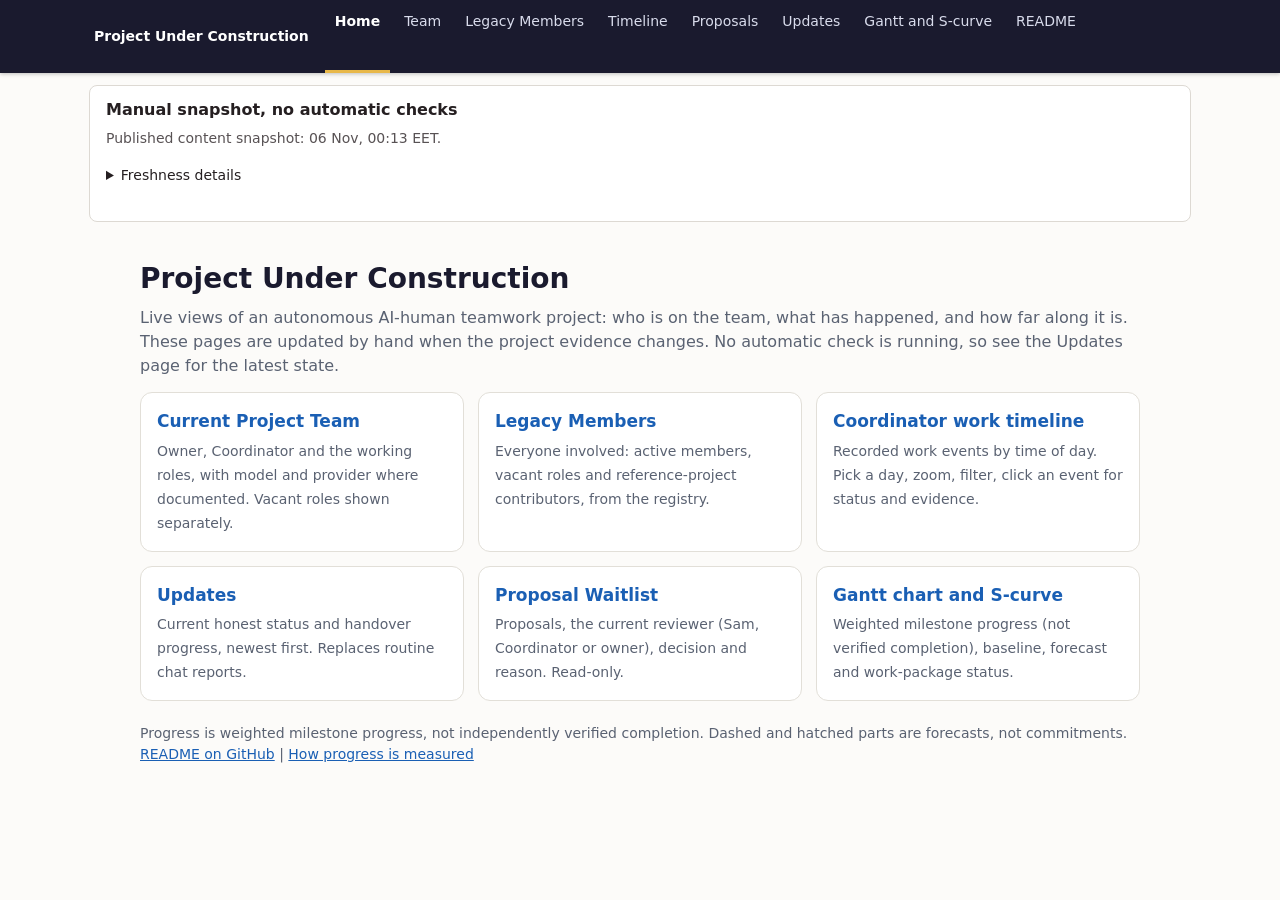
<file: docs/index.html>
<!doctype html><html lang="en"><head><meta charset="utf-8"><meta name="viewport" content="width=device-width,initial-scale=1">
<title>Project Under Construction</title>
<link rel="stylesheet" href="progress/nav.css"><script src="progress/nav.js"></script>
<style>body{margin:0;background:#fcfbf9;color:#1a1a2e;font:16px/1.5 system-ui,sans-serif}main{max-width:1000px;margin:0 auto;padding:24px 16px 48px}
h1{font-size:28px;margin:0 0 6px}p{color:#5a6272;margin:6px 0 14px}
.g{display:grid;grid-template-columns:repeat(auto-fit,minmax(260px,1fr));gap:14px}
.c{display:block;background:#fff;border:1px solid #e2dfd8;border-radius:12px;padding:16px;color:inherit;text-decoration:none}
.c:hover{border-color:#1a5fb4;box-shadow:0 2px 8px rgba(0,0,0,.08)}.c b{font-size:17px;display:block;margin-bottom:4px;color:#1a5fb4}.c span{color:#5a6272;font-size:14px}
.note{font-size:14px;margin-top:22px}a{color:#1a5fb4}</style></head><body><main>
<h1>Project Under Construction</h1>
<p>Live views of an autonomous AI-human teamwork project: who is on the team, what has happened, and how far along it is. These pages are updated by hand when the project evidence changes. No automatic check is running, so see the Updates page for the latest state.</p>
<div class="g">
<a class="c" href="progress/team/"><b>Current Project Team</b><span>Owner, Coordinator and the working roles, with model and provider where documented. Vacant roles shown separately.</span></a>
<a class="c" href="progress/legacy-members/"><b>Legacy Members</b><span>Everyone involved: active members, vacant roles and reference-project contributors, from the registry.</span></a>
<a class="c" href="progress/timeline/"><b>Coordinator work timeline</b><span>Recorded work events by time of day. Pick a day, zoom, filter, click an event for status and evidence.</span></a>
<a class="c" href="progress/updates/"><b>Updates</b><span>Current honest status and handover progress, newest first. Replaces routine chat reports.</span></a>
<a class="c" href="progress/proposals/"><b>Proposal Waitlist</b><span>Proposals, the current reviewer (Sam, Coordinator or owner), decision and reason. Read-only.</span></a>
<a class="c" href="progress/charts/"><b>Gantt chart and S-curve</b><span>Weighted milestone progress (not verified completion), baseline, forecast and work-package status.</span></a>
</div>
<p class="note">Progress is weighted milestone progress, not independently verified completion. Dashed and hatched parts are forecasts, not commitments. <a href="https://github.com/coolkowkank/Multiple-Human-Concept-Owner#readme">README on GitHub</a> | <a href="https://github.com/coolkowkank/Multiple-Human-Concept-Owner/blob/main/docs/progress/README.md">How progress is measured</a></p>
</main></body></html>
</file>
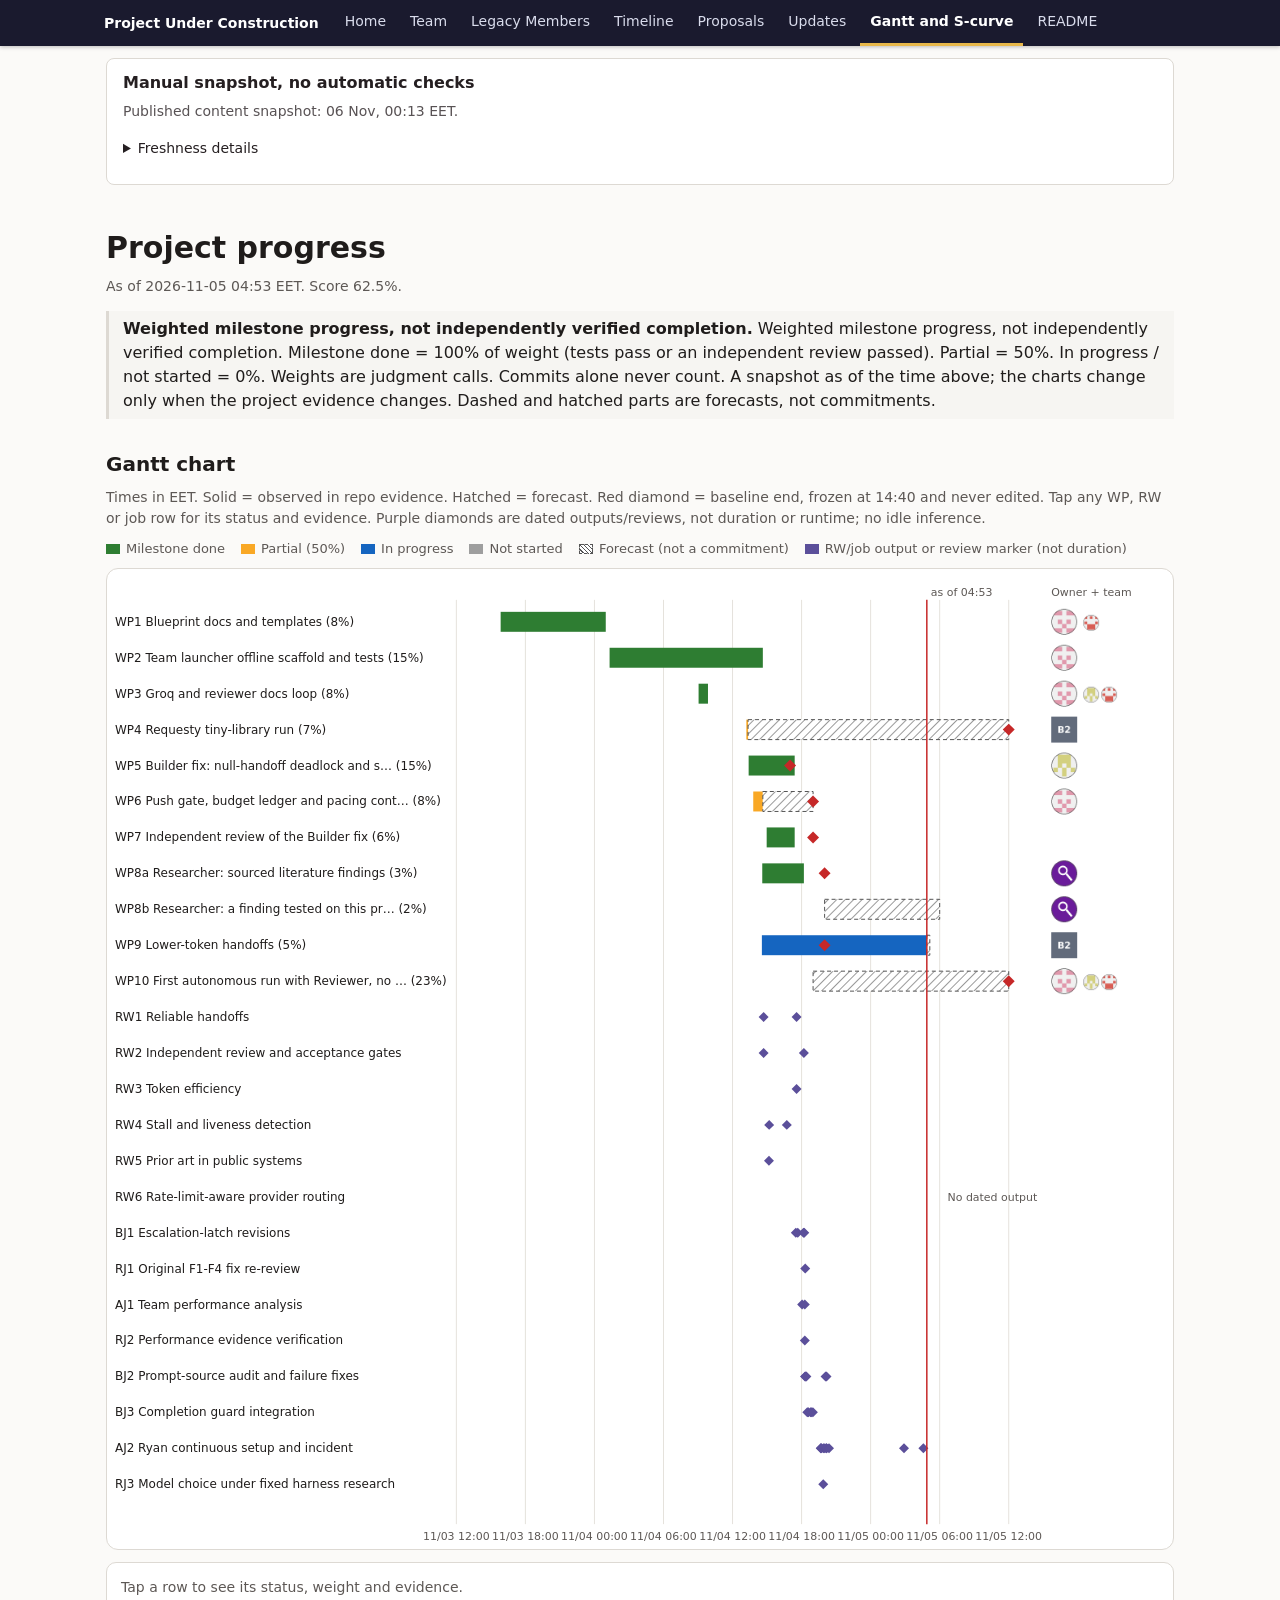
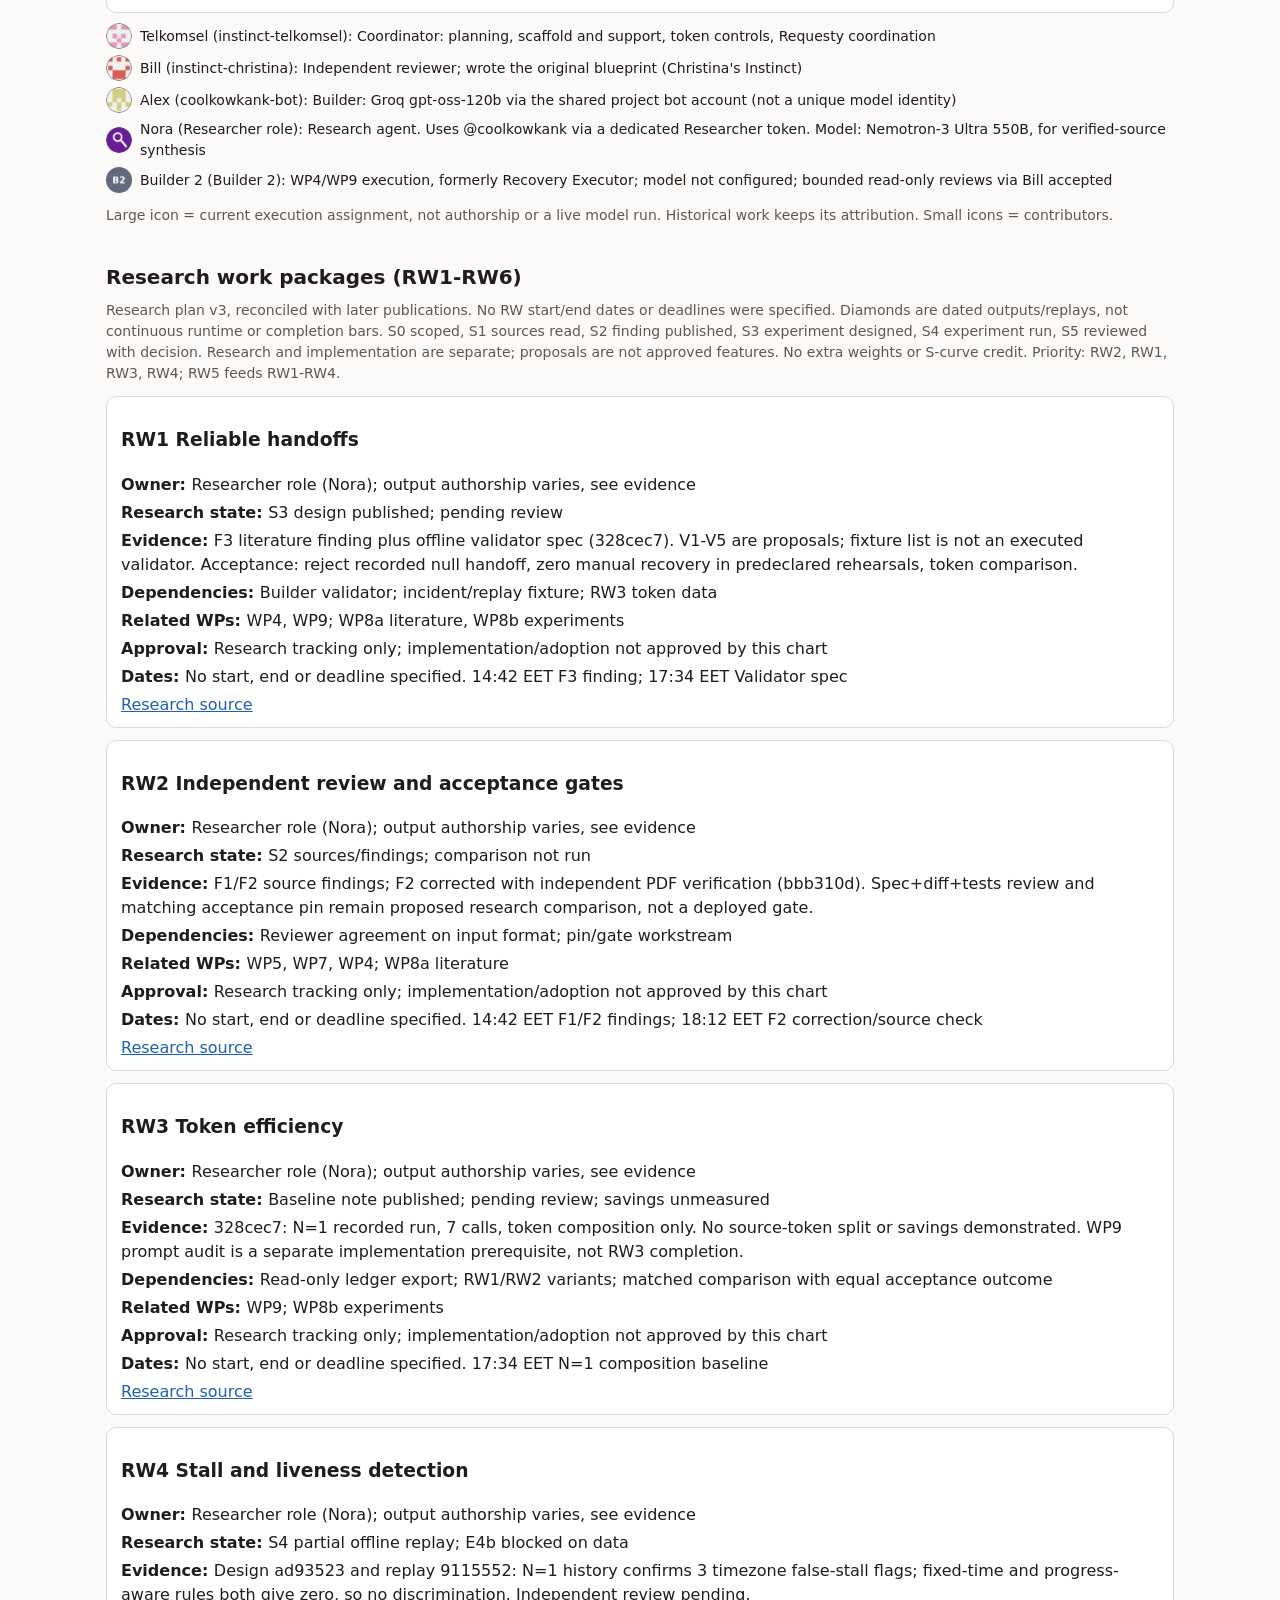
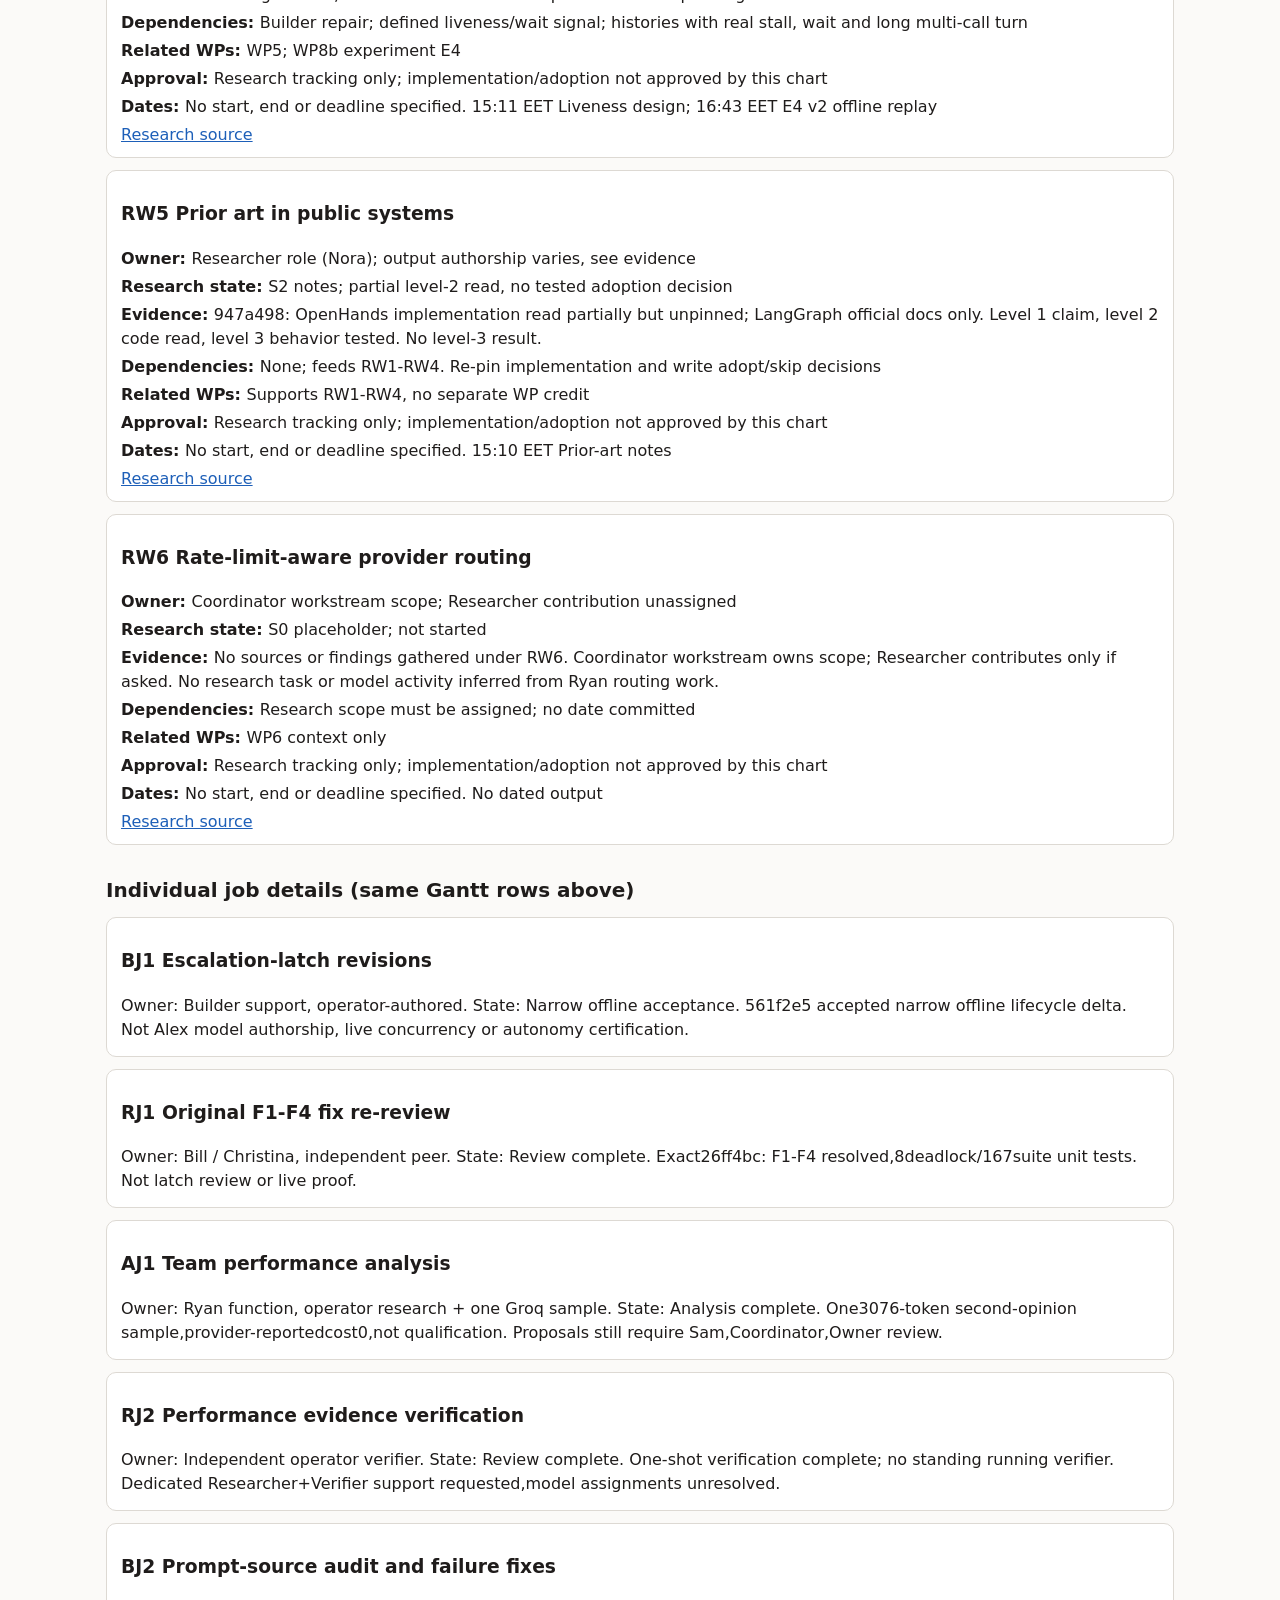
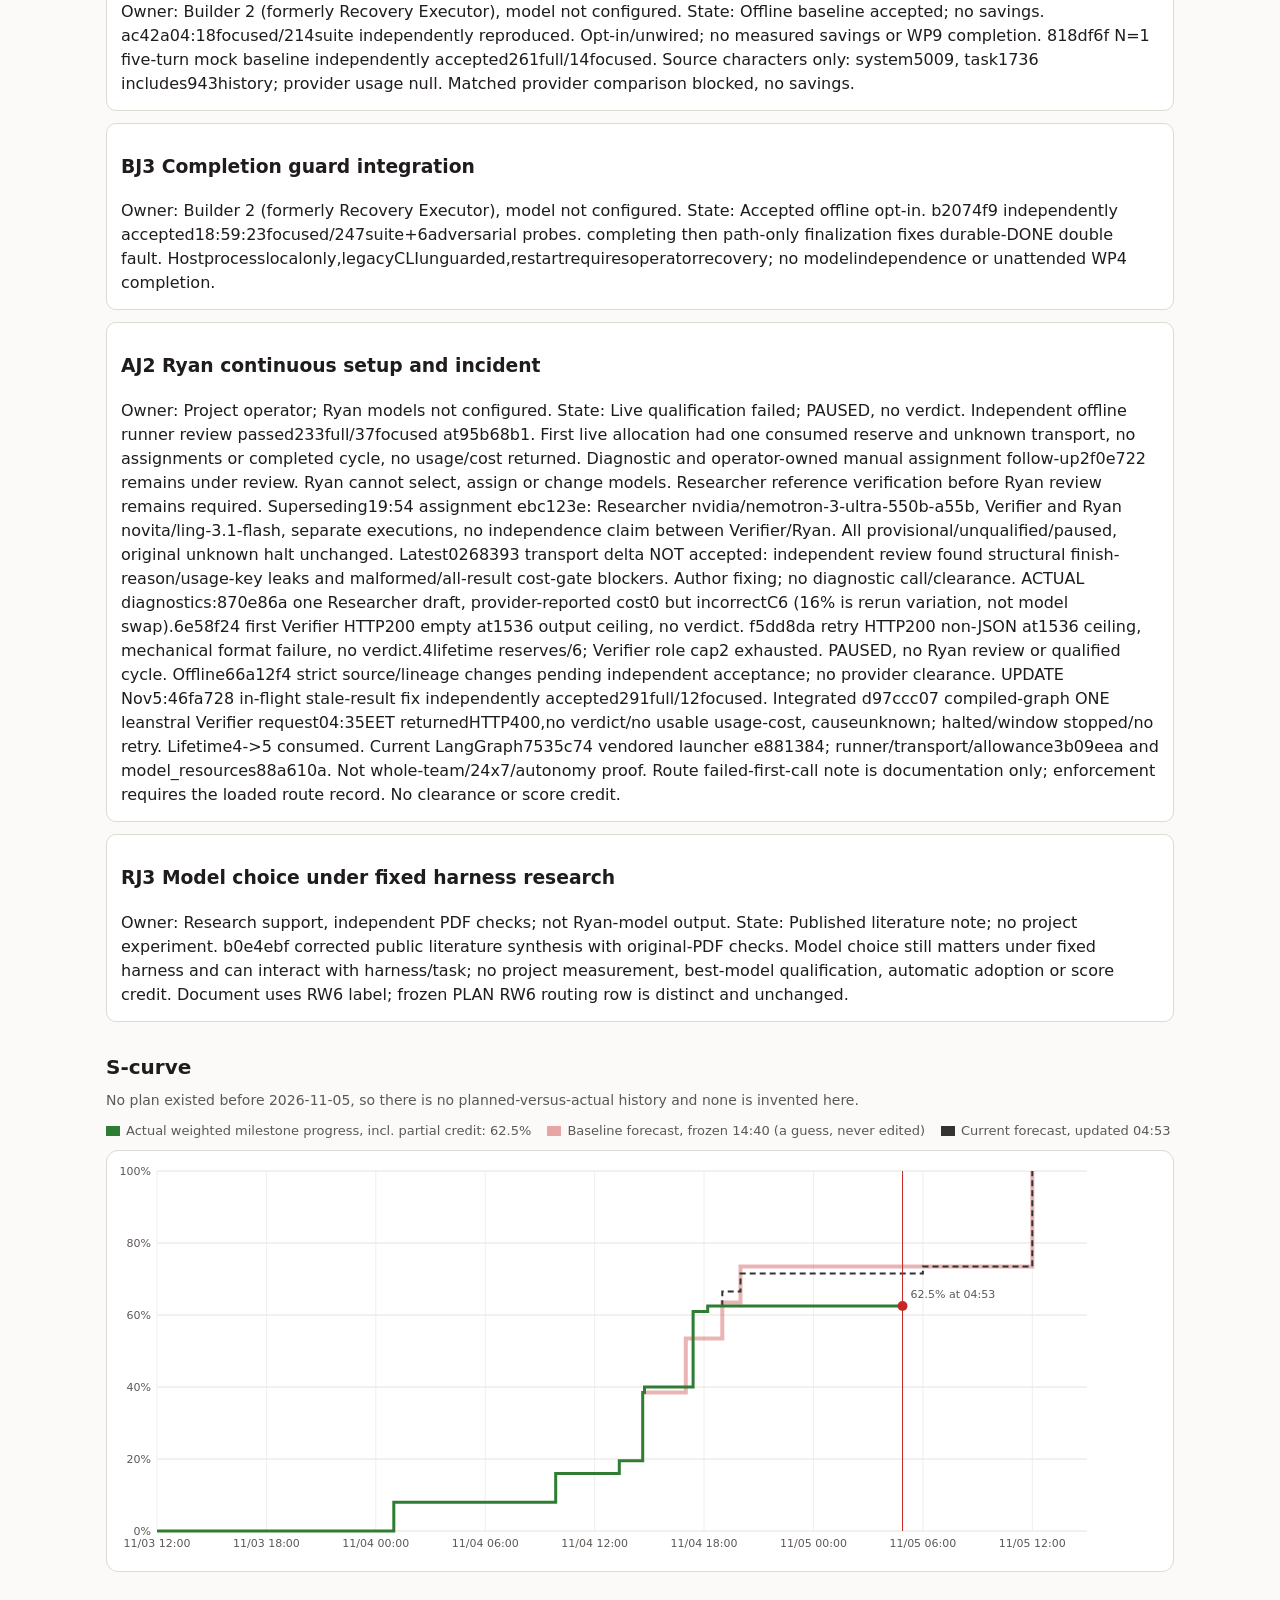
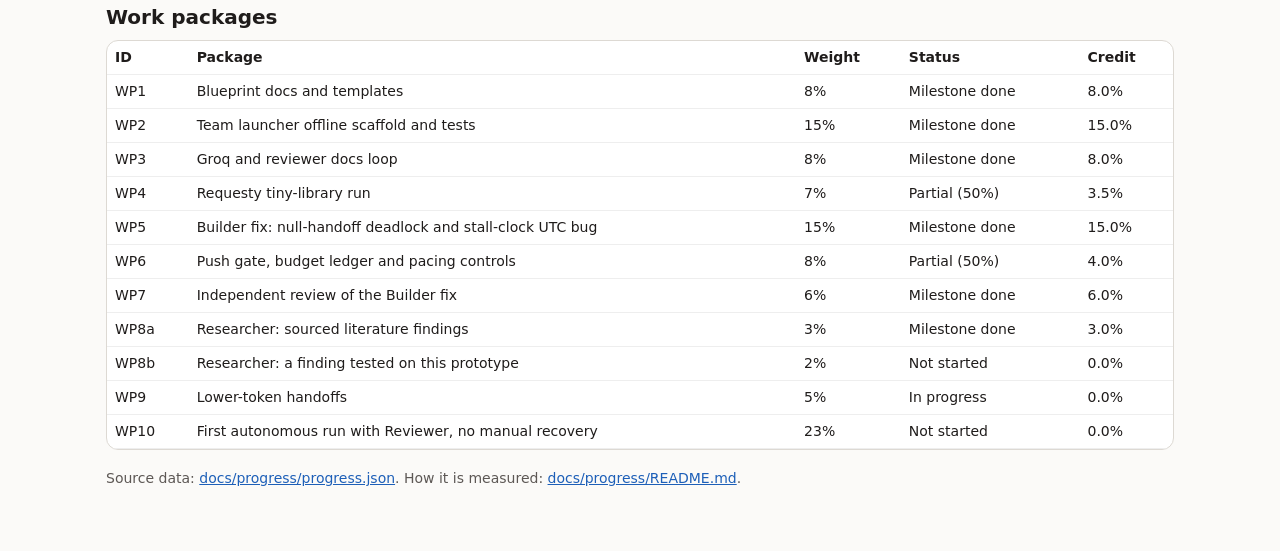
<file: docs/progress/charts/index.html>
<!doctype html>
<html lang="en"><head><meta charset="utf-8"><meta name="viewport" content="width=device-width,initial-scale=1">
<title>Project progress: Gantt chart and S-curve</title>
<style>
:root{--ink:#1f1c1b;--ink2:#5d5855;--hair:#ddd9d3}*{box-sizing:border-box}
body{margin:0;background:#fbfaf8;color:var(--ink);font:16px/1.5 system-ui,-apple-system,"Segoe UI",sans-serif}
main{max-width:1100px;margin:0 auto;padding:28px 16px 56px}h1{font-size:30px;margin:0 0 4px}h2{font-size:20px;margin:30px 0 8px}
p{margin:6px 0}.mut{color:var(--ink2);font-size:14px}a{color:#1d5fb8}
.callout{border-left:3px solid var(--hair);padding:6px 14px;margin:14px 0;background:#f6f5f2}
.scroll{overflow-x:auto;border:1px solid var(--hair);border-radius:12px;background:#fff;-webkit-overflow-scrolling:touch}
svg{display:block;max-width:100%}.row{cursor:pointer}.row:focus{outline:none}.row:focus .rowbg,.row.sel .rowbg{fill:#f1efea}
.lab{font-size:12px;fill:#1f1c1b}.tick{font-size:11px;fill:#5d5855}
.legend{display:flex;flex-wrap:wrap;gap:6px 16px;margin:10px 0;font-size:13px;color:var(--ink2)}.legend i{display:inline-block;width:14px;height:10px;margin-right:6px;vertical-align:middle}
.detail{margin-top:12px;border:1px solid var(--hair);border-radius:10px;padding:10px 14px;background:#fff}
.detail p{margin:4px 0;overflow-wrap:anywhere}.people div{min-width:0;overflow-wrap:anywhere}.t{font-weight:600}
.people{display:grid;gap:6px;margin-top:10px;font-size:14px}.people div{display:flex;align-items:center;gap:8px}.people img{width:26px;height:26px;border-radius:50%}
table{border-collapse:collapse;font-size:14px;width:100%}td,th{padding:6px 8px;border-bottom:1px solid #eee;text-align:left;vertical-align:top}
@media(max-width:700px){#ctbl,#ctbl tbody,#ctbl tr,#ctbl td{display:block;width:100%}#ctbl tr:first-child{display:none}#ctbl tr{border:1px solid #e2dfd8;border-radius:10px;margin:0 0 8px;padding:6px 10px;background:#fff}#ctbl td{border:0;padding:2px 0}#ctbl td:first-child{font-weight:700}#ctbl td[data-l]:not(:first-child)::before{content:attr(data-l)": ";color:#5a6272;font-size:12px}}
</style><link rel="stylesheet" href="../nav.css"><script src="../nav.js"></script></head><body><main>
<h1>Project progress</h1>
<p class="mut" id="asof"></p>
<div class="callout"><b>Weighted milestone progress, not independently verified completion.</b> <span id="rules"></span> A snapshot as of the time above; the charts change only when the project evidence changes. Dashed and hatched parts are forecasts, not commitments.</div>
<h2>Gantt chart</h2>
<p class="mut">Times in EET. Solid = observed in repo evidence. Hatched = forecast. Red diamond = baseline end, frozen at <span id="bset"></span> and never edited. Tap any WP, RW or job row for its status and evidence. Purple diamonds are dated outputs/reviews, not duration or runtime; no idle inference.</p>
<div class="legend" id="glegend"></div>
<div class="scroll"><svg id="gantt" role="img" aria-label="Gantt chart"></svg></div>
<div class="detail" id="detail" aria-live="polite"><p class="mut">Tap a row to see its status, weight and evidence.</p></div>
<div class="people" id="people"></div>
<h2 id="rtitle"></h2><p class="mut" id="rnote"></p><div id="researchRows"></div>
<h2>Individual job details (same Gantt rows above)</h2><div id="jobdetails"></div>
<h2>S-curve</h2>
<p class="mut" id="sinfo"></p>
<div class="legend" id="slegend"></div>
<div class="scroll"><svg id="scurve" role="img" aria-label="Progress S-curve"></svg></div>
<h2>Work packages</h2>
<div class="scroll"><table id="tbl"></table></div>
<p class="mut" style="margin-top:18px">Source data: <a href="https://github.com/coolkowkank/Multiple-Human-Concept-Owner/blob/main/docs/progress/progress.json">docs/progress/progress.json</a>. How it is measured: <a href="https://github.com/coolkowkank/Multiple-Human-Concept-Owner/blob/main/docs/progress/README.md">docs/progress/README.md</a>.</p>
</main>
<script>
const D={"as_of": "2026-11-05T04:53:00+02:00", "timezone": "EET (UTC+2), same as commit timestamps", "rules": "Weighted milestone progress, not independently verified completion. Milestone done = 100% of weight (tests pass or an independent review passed). Partial = 50%. In progress / not started = 0%. Weights are judgment calls. Commits alone never count.", "packages": [{"id": "WP1", "name": "Blueprint docs and templates", "weight": 8, "status": "verified", "start": "2026-11-03T15:51", "end": "2026-11-04T00:59", "credit_at": "2026-11-04T00:59", "evidence": "On main: roles, rules, templates, references (commits 2026-11-03 15:51 to 2026-11-04 00:59)", "pic": ["instinct-telkomsel"], "contributors": ["instinct-christina"]}, {"id": "WP2", "name": "Team launcher offline scaffold and tests", "weight": 15, "status": "verified", "start": "2026-11-04T01:19", "end": "2026-11-04T14:38", "credit_at": "2026-11-04T14:38", "evidence": "team-launcher: 180/180 offline tests pass at 1fcb034 (earlier 178/178 at d02927f). Not proof the runtime works end to end", "pic": ["instinct-telkomsel"], "contributors": []}, {"id": "WP3", "name": "Groq and reviewer docs loop", "weight": 8, "status": "verified", "start": "2026-11-04T09:03", "end": "2026-11-04T09:52", "credit_at": "2026-11-04T09:52", "evidence": "review/groq-dev-3 4451611: independent review VERIFIED, docs scope only", "pic": ["instinct-telkomsel"], "contributors": ["coolkowkank-bot", "instinct-christina"]}, {"id": "WP4", "name": "Requesty tiny-library run", "weight": 7, "status": "partial", "start": "2026-11-04T13:12", "end": "2026-11-04T13:21", "credit_at": "2026-11-04T13:21", "evidence": "live/requesty-tinylib-experiment reached DONE, but needed manual recovery and skipped Reviewer Current execution transferred to Recovery Executor (operator, no project model configured), registry 63de5d0 available at 7c5b753. Earlier Telkomsel work retains its historical attribution. Acceptance gaps unchanged. Fresh proof must include Reviewer and QC on the same application pin, unattended; the 55e7c7e reviewer-skip branch is task-only and latch v5 does not implement that guard. UPDATE 18:30: pure completion predicate 9a0dc94 independently accepted, 21 focused tests plus three probes. Fails closed on missing/stale/mismatched evidence. No runtime integration or execution-provenance certification; pure tests do not prove unattended Reviewer participation or complete WP4. Separate integrated WIP 9d8cbe1 (recovery/wp4-integrated-offline): actual runtime hook, opt-in host-only, legacy CLI unguarded. Independent 18:48 review found blocking durable-DONE behavior when confirmation and invalidation both fail. Structural fix in progress; not accepted, no live proof or new credit. UPDATE18:59:b2074f9 structural fix independently accepted narrow offline opt-in mechanics,23focused/247suite+6probes. Prior blocking double fault fixed; hostprocesslocalonly,legacyCLIunguarded,restartrequiresoperatorrecovery. No WP4 completion or credit. Current role renamed Builder 2 by owner; existing work/history unchanged. Model not configured. Review requests to Bill and verdicts back; bounded read-only review route accepted by Bill; each review is individually scoped.", "forecast_end": "2026-11-05T12:00", "pic": ["builder-2"], "contributors": [], "baseline_end": "2026-11-05T12:00"}, {"id": "WP5", "name": "Builder fix: null-handoff deadlock and stall-clock UTC bug", "weight": 15, "status": "verified", "start": "2026-11-04T13:24", "evidence": "Candidate live/builder-f3-roster-fix 26ff4bc (on cd7f32c) fixes F1 escalation test, F2 consecutive-null counter reset, F3 no reissue to a missing coordinator seat (escalates instead), F4 dead setUp injection, plus regression tests. An independent review accepted it after static review and 167/167 offline tests in a restricted runner. Counts under the frozen rule (independent review passed). Offline fix on a project branch: not merged, not a live end-to-end run, no autonomy claim. Baseline end 17:00 was missed by about 24 minutes.. 17:50: a separate escalation-latch follow-up (76a1554) got changes-required from an independent review (it could hide distinct incidents); its revision (6dd99bd, author-reported 174 offline tests) also got changes-required at 17:47 (a failed gate commit could lose a crashed seat; a read error could crash the run loop); a third revision is being prepared. It is not part of the accepted fix; no credit change UPDATE: latch v5 561f2e5 independently accepted at 18:14 for the narrow offline lifecycle delta (exact-own-ID durability, rollback on both paths, malformed-read recovery, duplicate suppression and reopen/distinct incidents). Reviewer: 36 cases and adversarial probes. Full suite 203 cases is developer-reported only. Not remote delivery, autonomy or concurrency certification; no extra milestone credit or held-executor release.", "pic": ["coolkowkank-bot"], "contributors": [], "baseline_end": "2026-11-04T17:00", "end": "2026-11-04T17:24", "credit_at": "2026-11-04T17:24"}, {"id": "WP6", "name": "Push gate, budget ledger and pacing controls", "weight": 8, "status": "partial", "start": "2026-11-04T13:48", "end": "2026-11-04T14:38", "credit_at": "2026-11-04T14:38", "forecast_end": "2026-11-04T19:00", "evidence": "Push-gate support: earlier 180/180 at 1fcb034 (superseded as the current test figure); fingerprint adjusted so transcript self-writes no longer invalidate approvals; earlier regression fixed forward in d02927f. Budget ledger and pacing: durable-ledger integration 61ca8c9 (module aacfe44, base 4a95bf5) reproduced 256/256 offline, 10 integration. UPDATE 15:25: scoped independent public offline review COMPLETE, no blockers. Seven scoped behaviors verified offline: atomic write, validated counts, concurrent exact cap, under-lock pacing re-check, missing/legacy/corrupt ledger fails closed with no reset, pre-send halt on ledger errors, ambiguous completion stays consumed. Reviewer reran 256 full, 10 integration, 39 ledger, plus 150 real process-kill probes with no empty, corrupt or reset ledger. Non-blocking backlog: import-path trust, symlink check race, conservative error masking, never-started reservations consume cap, no automatic legacy migration. Limits: offline and process-crash only; not live provider, runtime, real-time multiprocess pacing, security, power loss, NFS or rollout. UPDATE 15:48: a separate offline push-gate review (target 61ca8c9) confirmed a check-to-push race (approved commit, then HEAD moved, unapproved commit pushed). Fix on branch live/gate-push-binding at 4f77e2f (https://github.com/coolkowkank/Multiple-Human-Concept-Owner/commit/4f77e2fd0c1981072af0de39675e443f17263ef8): push the exact approved commit, verify every push destination, report failure as possibly published or unverified with no retry. Final review found no defect in that scope; offline only. Limits: tip read once, not atomic; single-writer assumption; file-system and symlink trust unchanged; the fix is not rolled into the runtime. The gate review did not cover signing, expiry or isolation, so the whole package is not claimed done: status partial, weight and credit unchanged. Reviewer-skip guard still unbuilt; WP10 untouched. Source: https://github.com/coolkowkank/Multiple-Human-Concept-Owner/commit/61ca8c9e141c326059e214a331cf2f6a7893e620", "pic": ["instinct-telkomsel"], "contributors": [], "baseline_end": "2026-11-04T19:00"}, {"id": "WP7", "name": "Independent review of the Builder fix", "weight": 6, "status": "verified", "start": "2026-11-04T14:58", "evidence": "Review 1 on 45cec13 returned changes-required (no credit then). A later independent project review of the corrected fix (26ff4bc) accepted it, which meets the frozen criterion. This review was not written by Bill (the seat that wrote the first review); the owner icon is therefore left off. Gate-spam follow-up stays open; no live multi-seat run. Bill/Christina subsequently independently re-reviewed exact 26ff4bc at 18:19: F1-F4 resolved, 8 deadlock/167 suite unit tests. Earlier no-Bill-review statement is historical and superseded; latch not part of that review.", "pic": [], "contributors": [], "baseline_end": "2026-11-04T19:00", "end": "2026-11-04T17:24", "credit_at": "2026-11-04T17:24"}, {"id": "WP8a", "name": "Researcher: sourced literature findings", "weight": 3, "status": "verified", "start": "2026-11-04T14:35", "end": "2026-11-04T18:12", "credit_at": "2026-11-04T18:12", "evidence": "Corrected publication bbb310d (18:12) applies independent full-PDF checks of F2/R2 sections 3.16 and 4.2 and F3/R3 Table 6. Citations, key numbers, evidence class and limits meet the frozen WP8a criterion; acceptance recorded at 18:13. Independent verifier, not Eva-model authorship. Prior partial status and reported lateness are retained in the timeline; no WP8b experiment data or autonomy credit. E4 replay/RW1/RW3 remain separate, pending review.", "pic": ["researcher"], "contributors": [], "baseline_end": "2026-11-04T20:00", "credit_history": [{"at": "2026-11-04T14:44", "credit": 1.5}, {"at": "2026-11-04T18:12", "credit": 1.5}]}, {"id": "WP8b", "name": "Researcher: a finding tested on this prototype", "weight": 2, "status": "not_started", "start": "2026-11-04T20:00", "forecast_end": "2026-11-05T06:00", "evidence": "No experiment run yet. Research plan published on Research_lab (d3a7e75): problems, objectives, bounded experiments, adopt-or-reject after review. Role wiring and an executable experiment are not yet proven. Adoption is separate and not required for WP8a. STATE 17:34: blocked on new data. The existing E4 v2 replay is N=1 and does not tell the two candidate stall rules apart, so a tested finding needs a new measurement. 'Not started' follows the frozen criterion (no experiment tested a finding yet); it does not mean no research was done", "pic": ["researcher"], "contributors": []}, {"id": "WP9", "name": "Lower-token handoffs", "weight": 5, "status": "in_progress", "start": "2026-11-04T14:33", "forecast_end": "2026-11-04T20:00", "evidence": "Delta-only handoff rule adopted. One run (batch 7) logged 11037 prompt + 570 completion = 11607 tokens: composition only, not proof of savings or of redundant context. Savings not yet measured Current execution transferred to Recovery Executor (operator, no project model configured), registry 63de5d0 available at 7c5b753. Earlier Telkomsel work retains its historical attribution. Acceptance gaps unchanged. Recovery Executor prompt-source audit 3cb4fcc independently accepted offline, opt-in and unwired (16 focused/212 suite). Follow-up ac42a04 published, error-semantics review pending. Request-ID join and matched comparison remain pending; no savings. UPDATE 18:25: follow-up ac42a04 independently accepted (18 focused/214 full suite reproduced), prior audit-write failure findings closed. Still offline, opt-in, unwired; request-ID join and matched savings comparison pending. No measured savings or completion credit. Current role renamed Builder 2 by owner; existing work/history unchanged. Model not configured. Review requests to Bill and verdicts back; bounded read-only review route accepted by Bill; each review is individually scoped. UPDATE 20:10: Builder 2 baseline818df6f independently accepted offline (261 full/14 focused tests). N=1 five-turn mock run: system5009 characters, task1736, history943 already WITHIN task, not additive. Provider usage null, no token savings. Matched real-provider trial still blocked on provider composition; no WP9 completion credit.", "pic": ["builder-2"], "contributors": [], "baseline_end": "2026-11-04T20:00"}, {"id": "WP10", "name": "First autonomous run with Reviewer, no manual recovery", "weight": 23, "status": "not_started", "start": "2026-11-04T19:00", "forecast_end": "2026-11-05T12:00", "evidence": "No autonomous PASS yet. Reviewer-skip guard still unbuilt: batch 7 closed failed (35b0a3c). Independent review of executor hardening v3 (4a95bf5) found remaining destructive-edit bypasses and ledger durability gaps (status record 6a0f59a); a durable-ledger module (aacfe44, offline, not integrated) is the next step. Also re-proves WP4 cleanly", "pic": ["instinct-telkomsel"], "contributors": ["coolkowkank-bot", "instinct-christina"], "baseline_end": "2026-11-05T12:00"}], "people": {"instinct-telkomsel": {"label": "instinct-telkomsel", "role": "Coordinator: planning, scaffold and support, token controls, Requesty coordination", "icon": "avatars/instinct-telkomsel.png", "alias": "Telkomsel"}, "instinct-christina": {"label": "instinct-christina", "role": "Independent reviewer; wrote the original blueprint (Christina's Instinct)", "icon": "avatars/instinct-christina.png", "alias": "Bill"}, "coolkowkank-bot": {"label": "coolkowkank-bot", "role": "Builder: Groq gpt-oss-120b via the shared project bot account (not a unique model identity)", "icon": "avatars/coolkowkank-bot.png", "alias": "Alex"}, "researcher": {"label": "Researcher role", "role": "Research agent. Uses @coolkowkank via a dedicated Researcher token. Model: Nemotron-3 Ultra 550B, for verified-source synthesis", "icon": "avatars/researcher-role.png", "alias": "Nora"}, "builder-2": {"label": "Builder 2", "alias": "Builder 2", "role": "WP4/WP9 execution, formerly Recovery Executor; model not configured; bounded read-only reviews via Bill accepted", "icon": "avatars/builder-2.png"}}, "pic_note": "Large icon = current execution assignment, not authorship or a live model run. Historical work keeps its attribution. Small icons = contributors.", "baseline": {"set_at": "2026-11-04T14:40", "start_pct": 38.5, "note": "Frozen. Do not edit. Compare current forecast against this to see slips.", "steps": [["2026-11-04T17:00", 15], ["2026-11-04T19:00", 4], ["2026-11-04T19:00", 6], ["2026-11-04T20:00", 5], ["2026-11-04T20:00", 5], ["2026-11-05T12:00", 3.5], ["2026-11-05T12:00", 23]]}, "continuous": {"title": "Continuous / out-of-WP work", "note": "Work outside the milestones, with no credit and no effect on the score. Excludes the Coordinator's own coordination. Role status is the current assignment, not live work. Model execution is unknown unless a run is observed. A commit is operator or member output, not duration, and its age does not show anyone is working or idle.", "rows": [{"member": "Nora - Researcher", "assignment": "Researcher role: research notes outside the work packages (E4 replay, RW3, RW1); WP8a source checks are in the Gantt above", "last": "2026-11-04T18:12", "ref": "bbb310d", "what": "Research-support publication corrected F2/F3 using an independent full-PDF check. No Researcher model instance; WP8a credit is in the Gantt, not this row", "state": "Assigned", "source": "Research_lab commit", "exec": "Unknown, not currently observed"}, {"member": "Eva - Evidence verifier", "assignment": "Review of the E4 replay and the RW3/RW1 notes", "last": "2026-11-04T15:37", "ref": "3aff4c6", "what": "66a12f4 source-schema fix independently accepted279full/83focused. Offline integration implemented/mock-tested; still blocked on qualified assigned model/live verification. No actual completed Eva check.", "state": "Blocked", "source": "Current parent evidence and ryan-continuous-offline; not Eva model authorship", "exec": "Not running; no qualified model route"}, {"member": "Alex - Builder", "assignment": "Builder role: escalation-latch follow-up to the accepted WP5 fix", "last": "2026-11-04T18:10", "ref": "561f2e5", "what": "Operator-authored latch v5; independent narrow offline lifecycle review accepted at 18:14. Not an Alex model call or autonomy pass", "state": "Assigned", "source": "live/builder-gate-latch-v2 commit", "exec": "Unknown, not currently observed"}, {"member": "Bill - Independent reviewer", "assignment": "Independent reviewer role for Builder commits", "last": "2026-11-04T18:19", "ref": "26ff4bc", "what": "Bill/Christina peer re-review: F1-F4 resolved; 8 deadlock and 167 full-suite unit tests independently passed. Not a latch review or live/autonomy pass", "state": "Review complete", "source": "Independent peer confirmation; original fix compare", "exec": "Unknown, not currently observed"}, {"member": "Ryan - Team Resources", "assignment": "Team Resources role: model-route checks; team performance analysis (assigned 17:48)", "last": "2026-11-04T18:17", "ref": "001448b", "what": "Operator performance research and independent source/citation check completed. One corrected-packet Groq second-opinion sample, 3076 tokens, provider-reported cost 0, not general qualification", "state": "Analysis complete", "source": "team-launcher registry and availability record", "exec": "Unknown, not currently observed"}, {"member": "Sam - Coordinator Assistant", "assignment": "Coordinator Assistant role: status drafts, each reviewed", "last": null, "ref": null, "what": "One Gemma draft was produced earlier (T3) with a Groq backup (T4). No current draft observed. The 17:50 update was prepared by the maintainer, not by Sam's model", "state": "Assigned", "source": "Earlier trial record", "exec": "Unknown, not currently observed"}, {"member": "Ryan's Verifier", "assignment": "Dedicated Researcher and Verifier support requested; model assignments unresolved", "last": "2026-11-05T04:35", "ref": "7535c74", "what": "ONE leanstral qualification request through compiled graph returnedHTTP400, no verdict or usable cost. Halted,no retry. Lifetime5consumed; no qualified route/cycle.", "state": "Paused / qualification failed", "source": "team-launcher 001448b", "exec": "Not running"}]}, "research": {"title": "Research work packages (RW1-RW6)", "source": "https://github.com/coolkowkank/Multiple-Human-Concept-Owner/blob/Research_lab/research/PLAN.md", "note": "Research plan v3, reconciled with later publications. No RW start/end dates or deadlines were specified. Diamonds are dated outputs/replays, not continuous runtime or completion bars. S0 scoped, S1 sources read, S2 finding published, S3 experiment designed, S4 experiment run, S5 reviewed with decision. Research and implementation are separate; proposals are not approved features. No extra weights or S-curve credit. Priority: RW2, RW1, RW3, RW4; RW5 feeds RW1-RW4.", "rows": [{"id": "RW1", "name": "Reliable handoffs", "owner": "Researcher role (Nora); output authorship varies, see evidence", "state": "S3 design published; pending review", "evidence": "F3 literature finding plus offline validator spec (328cec7). V1-V5 are proposals; fixture list is not an executed validator. Acceptance: reject recorded null handoff, zero manual recovery in predeclared rehearsals, token comparison.", "dependencies": "Builder validator; incident/replay fixture; RW3 token data", "links_to": "WP4, WP9; WP8a literature, WP8b experiments", "markers": [{"at": "2026-11-04T14:42", "label": "F3 finding"}, {"at": "2026-11-04T17:34", "label": "Validator spec"}], "url": "https://github.com/coolkowkank/Multiple-Human-Concept-Owner/blob/Research_lab/research/findings/2026-11-04-rw1-handoff-validator-spec.md", "approved": "Research tracking only; implementation/adoption not approved by this chart", "deadline": null}, {"id": "RW2", "name": "Independent review and acceptance gates", "owner": "Researcher role (Nora); output authorship varies, see evidence", "state": "S2 sources/findings; comparison not run", "evidence": "F1/F2 source findings; F2 corrected with independent PDF verification (bbb310d). Spec+diff+tests review and matching acceptance pin remain proposed research comparison, not a deployed gate.", "dependencies": "Reviewer agreement on input format; pin/gate workstream", "links_to": "WP5, WP7, WP4; WP8a literature", "markers": [{"at": "2026-11-04T14:42", "label": "F1/F2 findings"}, {"at": "2026-11-04T18:12", "label": "F2 correction/source check"}], "url": "https://github.com/coolkowkank/Multiple-Human-Concept-Owner/blob/Research_lab/research/findings/2026-11-04-initial-literature-scan.md", "approved": "Research tracking only; implementation/adoption not approved by this chart", "deadline": null}, {"id": "RW3", "name": "Token efficiency", "owner": "Researcher role (Nora); output authorship varies, see evidence", "state": "Baseline note published; pending review; savings unmeasured", "evidence": "328cec7: N=1 recorded run, 7 calls, token composition only. No source-token split or savings demonstrated. WP9 prompt audit is a separate implementation prerequisite, not RW3 completion.", "dependencies": "Read-only ledger export; RW1/RW2 variants; matched comparison with equal acceptance outcome", "links_to": "WP9; WP8b experiments", "markers": [{"at": "2026-11-04T17:34", "label": "N=1 composition baseline"}], "url": "https://github.com/coolkowkank/Multiple-Human-Concept-Owner/blob/Research_lab/research/findings/2026-11-04-rw3-token-baseline-requesty-run.md", "approved": "Research tracking only; implementation/adoption not approved by this chart", "deadline": null}, {"id": "RW4", "name": "Stall and liveness detection", "owner": "Researcher role (Nora); output authorship varies, see evidence", "state": "S4 partial offline replay; E4b blocked on data", "evidence": "Design ad93523 and replay 9115552: N=1 history confirms 3 timezone false-stall flags; fixed-time and progress-aware rules both give zero, so no discrimination. Independent review pending.", "dependencies": "Builder repair; defined liveness/wait signal; histories with real stall, wait and long multi-call turn", "links_to": "WP5; WP8b experiment E4", "markers": [{"at": "2026-11-04T15:11", "label": "Liveness design"}, {"at": "2026-11-04T16:43", "label": "E4 v2 offline replay"}], "url": "https://github.com/coolkowkank/Multiple-Human-Concept-Owner/blob/Research_lab/research/findings/2026-11-04-e4-stall-rule-replay.md", "approved": "Research tracking only; implementation/adoption not approved by this chart", "deadline": null}, {"id": "RW5", "name": "Prior art in public systems", "owner": "Researcher role (Nora); output authorship varies, see evidence", "state": "S2 notes; partial level-2 read, no tested adoption decision", "evidence": "947a498: OpenHands implementation read partially but unpinned; LangGraph official docs only. Level 1 claim, level 2 code read, level 3 behavior tested. No level-3 result.", "dependencies": "None; feeds RW1-RW4. Re-pin implementation and write adopt/skip decisions", "links_to": "Supports RW1-RW4, no separate WP credit", "markers": [{"at": "2026-11-04T15:10", "label": "Prior-art notes"}], "url": "https://github.com/coolkowkank/Multiple-Human-Concept-Owner/blob/Research_lab/research/findings/2026-11-04-rw5-prior-art-stall-and-gates.md", "approved": "Research tracking only; implementation/adoption not approved by this chart", "deadline": null}, {"id": "RW6", "name": "Rate-limit-aware provider routing", "owner": "Coordinator workstream scope; Researcher contribution unassigned", "state": "S0 placeholder; not started", "evidence": "No sources or findings gathered under RW6. Coordinator workstream owns scope; Researcher contributes only if asked. No research task or model activity inferred from Ryan routing work.", "dependencies": "Research scope must be assigned; no date committed", "links_to": "WP6 context only", "markers": [], "url": "https://github.com/coolkowkank/Multiple-Human-Concept-Owner/blob/Research_lab/research/PLAN.md", "approved": "Research tracking only; implementation/adoption not approved by this chart", "deadline": null}]}, "jobs": [{"id": "BJ1", "name": "Escalation-latch revisions", "owner": "Builder support, operator-authored", "state": "Narrow offline acceptance", "markers": [{"at": "2026-11-04T17:30", "label": "v1 changes required"}, {"at": "2026-11-04T17:40", "label": "v2 changes required"}, {"at": "2026-11-04T18:10", "label": "v5 published"}, {"at": "2026-11-04T18:14", "label": "Independent review accepted"}], "evidence": "561f2e5 accepted narrow offline lifecycle delta. Not Alex model authorship, live concurrency or autonomy certification.", "dependencies": "No work duration evidenced; markers are outputs/review reports, not model execution.", "links_to": "Supplemental work only; no extra milestone credit", "url": "https://github.com/coolkowkank/Multiple-Human-Concept-Owner", "approved": "Scope/status shown only; no live execution authority"}, {"id": "RJ1", "name": "Original F1-F4 fix re-review", "owner": "Bill / Christina, independent peer", "state": "Review complete", "markers": [{"at": "2026-11-04T18:19", "label": "Peer re-review complete"}], "evidence": "Exact26ff4bc: F1-F4 resolved,8deadlock/167suite unit tests. Not latch review or live proof.", "dependencies": "No work duration evidenced; markers are outputs/review reports, not model execution.", "links_to": "Supplemental work only; no extra milestone credit", "url": "https://github.com/coolkowkank/Multiple-Human-Concept-Owner", "approved": "Scope/status shown only; no live execution authority"}, {"id": "AJ1", "name": "Team performance analysis", "owner": "Ryan function, operator research + one Groq sample", "state": "Analysis complete", "markers": [{"at": "2026-11-04T18:03", "label": "Corrected-packet model sample"}, {"at": "2026-11-04T18:17", "label": "Analysis/source check complete"}], "evidence": "One3076-token second-opinion sample,provider-reportedcost0,not qualification. Proposals still require Sam,Coordinator,Owner review.", "dependencies": "No work duration evidenced; markers are outputs/review reports, not model execution.", "links_to": "Supplemental work only; no extra milestone credit", "url": "https://github.com/coolkowkank/Multiple-Human-Concept-Owner", "approved": "Scope/status shown only; no live execution authority"}, {"id": "RJ2", "name": "Performance evidence verification", "owner": "Independent operator verifier", "state": "Review complete", "markers": [{"at": "2026-11-04T18:17", "label": "Source/citation check complete"}], "evidence": "One-shot verification complete; no standing running verifier. Dedicated Researcher+Verifier support requested,model assignments unresolved.", "dependencies": "No work duration evidenced; markers are outputs/review reports, not model execution.", "links_to": "Supplemental work only; no extra milestone credit", "url": "https://github.com/coolkowkank/Multiple-Human-Concept-Owner", "approved": "Scope/status shown only; no live execution authority"}, {"id": "BJ2", "name": "Prompt-source audit and failure fixes", "owner": "Builder 2 (formerly Recovery Executor), model not configured", "state": "Offline baseline accepted; no savings", "markers": [{"at": "2026-11-04T18:18", "label": "Initial audit accepted"}, {"at": "2026-11-04T18:20", "label": "Follow-up published"}, {"at": "2026-11-04T18:25", "label": "Follow-up accepted"}, {"at": "2026-11-04T20:05", "label": "Mock prompt-source baseline published"}, {"at": "2026-11-04T20:10", "label": "Baseline independently accepted offline"}], "evidence": "ac42a04:18focused/214suite independently reproduced. Opt-in/unwired; no measured savings or WP9 completion. 818df6f N=1 five-turn mock baseline independently accepted261full/14focused. Source characters only: system5009, task1736 includes943history; provider usage null. Matched provider comparison blocked, no savings.", "dependencies": "No work duration evidenced; markers are outputs/review reports, not model execution.", "links_to": "Supplemental work only; no extra milestone credit", "url": "https://github.com/coolkowkank/Multiple-Human-Concept-Owner", "approved": "Scope/status shown only; no live execution authority"}, {"id": "BJ3", "name": "Completion guard integration", "owner": "Builder 2 (formerly Recovery Executor), model not configured", "state": "Accepted offline opt-in", "markers": [{"at": "2026-11-04T18:30", "label": "Pure predicate accepted"}, {"at": "2026-11-04T18:36", "label": "Runtime WIP published"}, {"at": "2026-11-04T18:48", "label": "Blocking review"}, {"at": "2026-11-04T18:50", "label": "Structural fix prepared"}, {"at": "2026-11-04T18:59", "label": "Independent follow-up accepted"}], "evidence": "b2074f9 independently accepted18:59:23focused/247suite+6adversarial probes. completing then path-only finalization fixes durable-DONE double fault. Hostprocesslocalonly,legacyCLIunguarded,restartrequiresoperatorrecovery; no modelindependence or unattended WP4 completion.", "dependencies": "No work duration evidenced; markers are outputs/review reports, not model execution.", "links_to": "Supplemental work only; no extra milestone credit", "url": "https://github.com/coolkowkank/Multiple-Human-Concept-Owner", "approved": "Scope/status shown only; no live execution authority"}, {"id": "AJ2", "name": "Ryan continuous setup and incident", "owner": "Project operator; Ryan models not configured", "state": "Live qualification failed; PAUSED, no verdict", "markers": [{"at": "2026-11-04T19:40", "label": "Offline runner review accepted"}, {"at": "2026-11-04T19:41", "label": "First allocation unknown; paused"}, {"at": "2026-11-04T19:44", "label": "Operator model assignment restored"}, {"at": "2026-11-04T19:54", "label": "Operator provisional assignment, zero model calls"}, {"at": "2026-11-04T20:01", "label": "Transport follow-up review: changes required"}, {"at": "2026-11-04T20:09", "label": "Researcher draft: unverified, incorrect C6"}, {"at": "2026-11-04T20:11", "label": "Verifier empty response; halted"}, {"at": "2026-11-04T20:23", "label": "Verifier non-JSON retry; halted"}, {"at": "2026-11-05T02:54", "label": "Stale-result fix published, accepted offline"}, {"at": "2026-11-05T04:35", "label": "Compiled-graph Verifier HTTP400; halted"}], "evidence": "Independent offline runner review passed233full/37focused at95b68b1. First live allocation had one consumed reserve and unknown transport, no assignments or completed cycle, no usage/cost returned. Diagnostic and operator-owned manual assignment follow-up2f0e722 remains under review. Ryan cannot select, assign or change models. Researcher reference verification before Ryan review remains required. Superseding19:54 assignment ebc123e: Researcher nvidia/nemotron-3-ultra-550b-a55b, Verifier and Ryan novita/ling-3.1-flash, separate executions, no independence claim between Verifier/Ryan. All provisional/unqualified/paused, original unknown halt unchanged. Latest0268393 transport delta NOT accepted: independent review found structural finish-reason/usage-key leaks and malformed/all-result cost-gate blockers. Author fixing; no diagnostic call/clearance. ACTUAL diagnostics:870e86a one Researcher draft, provider-reported cost0 but incorrectC6 (16% is rerun variation, not model swap).6e58f24 first Verifier HTTP200 empty at1536 output ceiling, no verdict. f5dd8da retry HTTP200 non-JSON at1536 ceiling, mechanical format failure, no verdict.4lifetime reserves/6; Verifier role cap2 exhausted. PAUSED, no Ryan review or qualified cycle. Offline66a12f4 strict source/lineage changes pending independent acceptance; no provider clearance. UPDATE Nov5:46fa728 in-flight stale-result fix independently accepted291full/12focused. Integrated d97ccc07 compiled-graph ONE leanstral Verifier request04:35EET returnedHTTP400,no verdict/no usable usage-cost, causeunknown; halted/window stopped/no retry. Lifetime4->5 consumed. Current LangGraph7535c74 vendored launcher e881384; runner/transport/allowance3b09eea and model_resources88a610a. Not whole-team/24x7/autonomy proof. Route failed-first-call note is documentation only; enforcement requires the loaded route record. No clearance or score credit.", "dependencies": "Provider route remains paused; no retry or model qualification implied. Research question on model choice under fixed harness queued; no result yet.", "links_to": "Supplemental individual job; no extra milestone credit", "url": "https://github.com/coolkowkank/Multiple-Human-Concept-Owner/blob/langgraph-orchestration/integration/langgraph/LIVE_RUN_2026-11-05.md", "approved": "Status only; no provider call or retry authority"}, {"id": "RJ3", "name": "Model choice under fixed harness research", "owner": "Research support, independent PDF checks; not Ryan-model output", "state": "Published literature note; no project experiment", "markers": [{"at": "2026-11-04T19:53", "label": "Corrected note published"}], "evidence": "b0e4ebf corrected public literature synthesis with original-PDF checks. Model choice still matters under fixed harness and can interact with harness/task; no project measurement, best-model qualification, automatic adoption or score credit. Document uses RW6 label; frozen PLAN RW6 routing row is distinct and unchanged.", "dependencies": "Feeds Ryan pipeline when route unpaused; published findings kept separate from project tests.", "links_to": "Requested research supplement only; no extra milestone credit", "url": "https://github.com/coolkowkank/Multiple-Human-Concept-Owner/blob/b0e4ebf0a736be6ad7f57e4eba254c0c392bbee0/research/findings/2026-11-04-rw6-model-selection-under-fixed-harness.md", "approved": "Publication/evidence only; no implementation or provider authority"}]};
const NS='http://www.w3.org/2000/svg',P=D.packages,asof=new Date(D.as_of.slice(0,16)+':00Z');
const T=s=>new Date(s.slice(0,16)+':00Z'); // wall-clock EET treated as UTC for layout only
const CRED={verified:1,partial:.5},COL={verified:'#2e7d32',partial:'#f9a825',in_progress:'#1565c0',not_started:'#9e9e9e'},LAB={verified:'Milestone done',partial:'Partial (50%)',in_progress:'In progress',not_started:'Not started'};
const x0=new Date('2026-11-03T12:00:00Z'),x1=new Date('2026-11-05T15:00:00Z');
const $=id=>document.getElementById(id),el=(t,a,x)=>{const n=document.createElementNS(NS,t);for(const k in a)n.setAttribute(k,a[k]);if(x!=null)n.textContent=x;return n};
const fmt=d=>d.toISOString().slice(5,10).replace('-','/')+' '+d.toISOString().slice(11,16);
const hhmm=s=>s.slice(11,16);
$('asof').textContent='As of '+D.as_of.slice(0,10)+' '+hhmm(D.as_of)+' EET. Score '+(()=>{let c=0;P.forEach(p=>c+=p.weight*(CRED[p.status]||0));return c.toFixed(1)})()+'%.';
$('rules').textContent=D.rules;$('bset').textContent=D.baseline.set_at.slice(11,16);
function leg(host,items){host.textContent='';items.forEach(([c,l,h])=>{const s=document.createElement('span');const i=document.createElement('i');i.style.background=h?'repeating-linear-gradient(45deg,#fff 0 2px,#555 2px 3px)':c;if(h)i.style.border='1px dashed #555';s.appendChild(i);s.appendChild(document.createTextNode(l));host.appendChild(s)})}
leg($('glegend'),Object.keys(COL).map(k=>[COL[k],LAB[k]]).concat([['#fff','Forecast (not a commitment)',1],['#5b4f9a','RW/job output or review marker (not duration)']]));
// Gantt, unified rows; P remains WP-only for weighted credit
const G=P.concat((D.research?.rows||[]).map(r=>({...r,row_type:'research'})),(D.jobs||[]).map(r=>({...r,row_type:'job'})));
const M=innerWidth<600,LW=M?92:350,RW=M?36:130,W=M?Math.max(330,innerWidth-34):1068,H=50+G.length*36+30,pxw=W-LW-RW;
const X=d=>LW+(d-x0)/(x1-x0)*pxw;
const g=$('gantt');g.setAttribute('width',W);g.setAttribute('height',H);g.setAttribute('viewBox',`0 0 ${W} ${H}`);
for(let d=new Date(x0);d<=x1;d=new Date(+d+6*3600e3)){if(d.getUTCHours()%(M?12:6))continue;g.appendChild(el('line',{x1:X(d),x2:X(d),y1:30,y2:H-24,stroke:'#e5e2dc'}));g.appendChild(el('text',{x:X(d),y:H-8,'text-anchor':'middle','class':'tick'},(M?d.toISOString().slice(8,10)+'/'+d.toISOString().slice(11,13)+'h':d.toISOString().slice(5,10).replace('-','/')+' '+d.toISOString().slice(11,16))))}
const defs=el('defs',{}),pat=el('pattern',{id:'h',width:6,height:6,patternUnits:'userSpaceOnUse',patternTransform:'rotate(45)'});pat.appendChild(el('rect',{width:6,height:6,fill:'#fff'}));pat.appendChild(el('line',{x1:0,y1:0,x2:0,y2:6,stroke:'#777','stroke-width':1.5}));defs.appendChild(pat);g.appendChild(defs);
const people=D.people||{};
G.forEach((p,i)=>{const y=40+i*36,gr=el('g',{'class':'row',tabindex:0,role:'button','aria-label':p.id+' '+p.name});
 gr.appendChild(el('rect',{'class':'rowbg',x:0,y:y-4,width:W,height:34,fill:'transparent'}));
 gr.appendChild(el('text',{x:8,y:y+16,'class':'lab'},(()=>{if(M)return p.id+' '+p.name.replace(/^(Builder|Researcher|Independent|Push|Team|Blueprint|Groq|Requesty|Lower-token|First)\b/,'$1').slice(0,9)+'\u2026';const t=p.id+'  '+p.name,w=p.weight?' ('+p.weight+'%)':'';return (t.length>46?t.slice(0,45)+'\u2026':t)+w})()));
 if(p.row_type){(p.markers||[]).forEach(m=>{const xx=X(T(m.at)),yy=y+12;gr.appendChild(el('path',{d:`M${xx} ${yy-5} L${xx+5} ${yy} L${xx} ${yy+5} L${xx-5} ${yy} Z`,fill:'#5b4f9a'}))});if(!p.markers?.length)gr.appendChild(el('text',{x:W-RW-6,y:y+16,'text-anchor':'end','class':'tick'},'No dated output'));gr.onclick=()=>pick(p,gr);gr.onkeydown=e=>{if(e.key==='Enter')pick(p,gr)};g.appendChild(gr);return;}
 const s=T(p.start);
 if(p.status==='verified'||p.status==='partial'){const e=T(p.end);gr.appendChild(el('rect',{x:X(s),y:y+2,width:Math.max(X(e)-X(s),3),height:20,fill:COL[p.status]}))}
 else if(p.status==='in_progress'){gr.appendChild(el('rect',{x:X(s),y:y+2,width:Math.max(X(asof)-X(s),3),height:20,fill:COL.in_progress}))}
 if(p.forecast_end){let fs=p.status==='not_started'?s:asof;if(p.status==='verified'||p.status==='partial')fs=T(p.end);const fe=T(p.forecast_end);gr.appendChild(el('rect',{x:X(fs),y:y+2,width:Math.max(X(fe)-X(fs),3),height:20,fill:'url(#h)',stroke:'#555','stroke-dasharray':'4 3'}))}
 if(p.baseline_end){const bx=X(T(p.baseline_end)),by=y+12;gr.appendChild(el('path',{d:`M${bx} ${by-6} L${bx+6} ${by} L${bx} ${by+6} L${bx-6} ${by} Z`,fill:'#c62828'}))}
 let k=0;(p.pic||[]).forEach(id=>{if(people[id]){const im=el('image',{href:'../'+people[id].icon,x:W-RW+(M?4:8),y:y-1,width:26,height:26});gr.appendChild(im)}});
 (M?[]:(p.contributors||[])).forEach((id,j)=>{if(people[id])gr.appendChild(el('image',{href:'../'+people[id].icon,x:W-RW+40+j*18,y:y+5,width:16,height:16}))});
 gr.onclick=()=>pick(p,gr);gr.onkeydown=e=>{if(e.key==='Enter'||e.key===' '){e.preventDefault();pick(p,gr)}};g.appendChild(gr)});
g.appendChild(el('line',{x1:X(asof),x2:X(asof),y1:30,y2:H-24,stroke:'#c62828','stroke-width':1.5}));g.appendChild(el('text',{x:X(asof)+4,y:26,'class':'tick',fill:'#c62828'},'as of '+hhmm(D.as_of)));
g.appendChild(el('text',{x:W-RW+8,y:26,'class':'tick'},M?'Own':'Owner + team'));
function pick(p,gr){document.querySelectorAll('.row.sel').forEach(r=>r.classList.remove('sel'));gr.classList.add('sel');const d=$('detail');d.textContent='';
 const a=document.createElement('p');a.className='t';a.textContent=p.id+'  '+p.name;d.appendChild(a);
 if(p.row_type){const z=document.createElement('p');z.textContent='Owner: '+p.owner+'. State: '+p.state+'. '+p.evidence;d.appendChild(z);const q=document.createElement('p');q.textContent='Dependencies: '+p.dependencies+' Related: '+p.links_to+'. Dates: '+(p.markers||[]).map(m=>m.at.slice(11,16)+' '+m.label).join('; ')+'. No extra credit or inferred duration.';d.appendChild(q);return;}
 const b=document.createElement('p');b.className='mut';b.textContent=LAB[p.status]+'. Weight '+p.weight+'%. Credit '+(p.weight*(CRED[p.status]||0)).toFixed(1)+'%.'+(p.baseline_end?' Baseline end '+fmt(T(p.baseline_end))+' EET.':'')+(p.forecast_end?' Forecast end '+fmt(T(p.forecast_end))+' EET (a guess).':'');d.appendChild(b);
 const c=document.createElement('p');c.textContent=p.evidence;d.appendChild(c)}
$('people').textContent='';Object.values(people).forEach(v=>{const r=document.createElement('div');const im=document.createElement('img');im.src='../'+v.icon;im.alt='';r.appendChild(im);r.appendChild(document.createTextNode((v.alias?v.alias+' ('+v.label+'): ':v.label+': ')+v.role));$('people').appendChild(r)});
const pn=document.createElement('p');pn.className='mut';pn.textContent=D.pic_note||'';$('people').appendChild(pn);
// S-curve
const ev=P.filter(p=>CRED[p.status]).flatMap(p=>(p.credit_history||[{at:p.credit_at,credit:p.weight*CRED[p.status]}]).map(e=>[T(e.at),e.credit])).sort((a,b)=>a[0]-b[0]);
let c=0;const A=[[x0,0]];ev.forEach(([t,w])=>{A.push([t,c]);c+=w;A.push([t,c])});A.push([asof,c]);const actual=c;
const rem=P.filter(p=>p.weight*(CRED[p.status]||0)<p.weight&&p.forecast_end).map(p=>[T(p.forecast_end),p.weight-p.weight*(CRED[p.status]||0)]).sort((a,b)=>a[0]-b[0]);
let c2=actual;const F=[[asof,actual]];rem.forEach(([t,w])=>{F.push([t,c2]);c2+=w;F.push([t,c2])});
const B=D.baseline;let cb=B.start_pct;const Bl=[[T(B.set_at),cb]];B.steps.map(s=>[T(s[0]),s[1]]).sort((a,b)=>a[0]-b[0]).forEach(([t,w])=>{Bl.push([t,cb]);cb+=w;Bl.push([t,cb])});
const SW=M?Math.max(330,innerWidth-34):1000,SH=420,m={l:50,r:20,t:20,b:40},s=$('scurve');s.setAttribute('width',SW);s.setAttribute('height',SH);s.setAttribute('viewBox',`0 0 ${SW} ${SH}`);
const sx=d=>m.l+(d-x0)/(x1-x0)*(SW-m.l-m.r),sy=v=>SH-m.b-v/100*(SH-m.t-m.b);
for(let v=0;v<=100;v+=20){s.appendChild(el('line',{x1:m.l,x2:SW-m.r,y1:sy(v),y2:sy(v),stroke:'#e5e2dc'}));s.appendChild(el('text',{x:m.l-6,y:sy(v)+4,'text-anchor':'end','class':'tick'},v+'%'))}
for(let d=new Date(x0);d<=x1;d=new Date(+d+6*3600e3)){s.appendChild(el('line',{x1:sx(d),x2:sx(d),y1:m.t,y2:SH-m.b,stroke:'#eee'}));s.appendChild(el('text',{x:sx(d),y:SH-m.b+16,'text-anchor':'middle','class':'tick'},(M?d.toISOString().slice(8,10)+'/'+d.toISOString().slice(11,13)+'h':d.toISOString().slice(5,10).replace('-','/')+' '+d.toISOString().slice(11,16))))}
const path=(pts,col,w,dash,op)=>s.appendChild(el('polyline',{points:pts.map(([d,v])=>sx(d).toFixed(1)+','+sy(v).toFixed(1)).join(' '),fill:'none',stroke:col,'stroke-width':w,'stroke-dasharray':dash||'',opacity:op||1}));
path(Bl,'#c62828',4,'',.35);path(F,'#333',2,'6 4');path(A,'#2e7d32',3);
s.appendChild(el('line',{x1:sx(asof),x2:sx(asof),y1:m.t,y2:SH-m.b,stroke:'#c62828'}));s.appendChild(el('circle',{cx:sx(asof),cy:sy(actual),r:5,fill:'#c62828'}));
s.appendChild(el('text',{x:sx(asof)+8,y:sy(actual)-8,'class':'tick'},actual.toFixed(1)+'% at '+hhmm(D.as_of)));
leg($('slegend'),[['#2e7d32','Actual weighted milestone progress, incl. partial credit: '+actual.toFixed(1)+'%'],['rgba(198,40,40,.4)','Baseline forecast, frozen '+B.set_at.slice(11,16)+' (a guess, never edited)'],['#333','Current forecast, updated '+hhmm(D.as_of)]]);
$('sinfo').textContent='No plan existed before '+D.as_of.slice(0,10)+', so there is no planned-versus-actual history and none is invented here.';
// table
const tb=$('tbl');tb.innerHTML='<tr><th>ID</th><th>Package</th><th>Weight</th><th>Status</th><th>Credit</th></tr>';
P.forEach(p=>{const r=tb.insertRow();[p.id,p.name,p.weight+'%',LAB[p.status],(p.weight*(CRED[p.status]||0)).toFixed(1)+'%'].forEach(v=>{r.insertCell().textContent=v})});

// Research cards preserve IDs, source state, dependencies; dates never inferred.
(function(){const R=D.research;if(!R)return;$('rtitle').textContent=R.title;$('rnote').textContent=R.note;R.rows.forEach(r=>{const box=document.createElement('section');box.className='detail';const h=document.createElement('h3');h.textContent=r.id+' '+r.name;box.appendChild(h);for(const [label,text] of [['Owner',r.owner],['Research state',r.state],['Evidence',r.evidence],['Dependencies',r.dependencies],['Related WPs',r.links_to],['Approval',r.approved],['Dates','No start, end or deadline specified. '+(r.markers.length?r.markers.map(m=>m.at.slice(11,16)+' EET '+m.label).join('; '):'No dated output')]]){const p=document.createElement('p');const b=document.createElement('b');b.textContent=label+': ';p.appendChild(b);p.appendChild(document.createTextNode(text));box.appendChild(p)}const a=document.createElement('a');a.href=r.url;a.textContent='Research source';box.appendChild(a);$('researchRows').appendChild(box)});})();

// Job details supplement unified Gantt, not role-only activity rows.
(D.jobs||[]).forEach(r=>{const z=document.createElement('section');z.className='detail';const h=document.createElement('h3');h.textContent=r.id+' '+r.name;z.appendChild(h);const p=document.createElement('p');p.textContent='Owner: '+r.owner+'. State: '+r.state+'. '+r.evidence;z.appendChild(p);$('jobdetails').appendChild(z)});
</script></body></html>
</file>
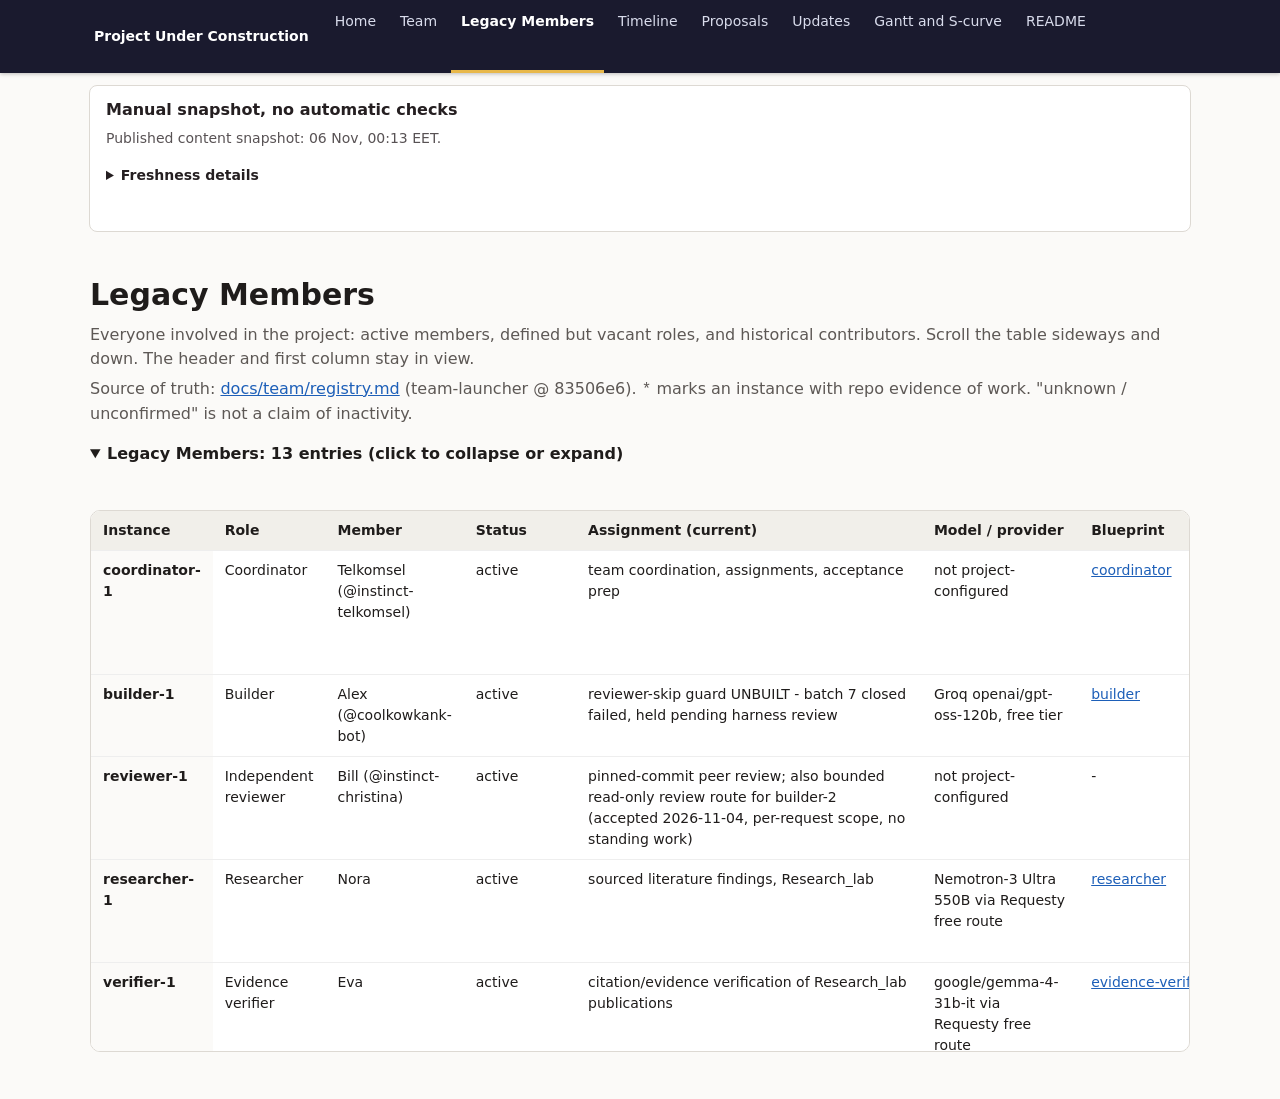
<file: docs/progress/legacy-members/index.html>
<!doctype html><html lang="en"><head><meta charset="utf-8"><meta name="viewport" content="width=device-width,initial-scale=1"><title>Legacy Members</title>
<style>body{margin:0;background:#fbfaf8;color:#1f1c1b;font:16px/1.5 system-ui,sans-serif}main{max-width:1100px;margin:0 auto;padding:28px 16px 48px}h1{margin:0 0 6px;font-size:30px}p{color:#5d5855;margin:6px 0}a{color:#1d5fb8}
summary{cursor:pointer;font-weight:600;padding:10px 0;min-height:44px}.box{max-height:60vh;overflow:auto;border:1px solid #ddd9d3;border-radius:10px;margin-top:14px;background:#fff}
table{border-collapse:separate;border-spacing:0;min-width:980px;width:100%;font-size:14px}th,td{text-align:left;vertical-align:top;padding:9px 12px;border-bottom:1px solid #eee}
th{position:sticky;top:0;background:#f1efea;z-index:2;white-space:nowrap}td:first-child,th:first-child{position:sticky;left:0;background:#fbfaf8;z-index:1;font-weight:600}th:first-child{z-index:3;background:#f1efea}</style><link rel="stylesheet" href="../nav.css"><script src="../nav.js"></script></head><body><main>
<h1>Legacy Members</h1><p>Everyone involved in the project: active members, defined but vacant roles, and historical contributors. Scroll the table sideways and down. The header and first column stay in view.</p>
<p>Source of truth: <a href="https://github.com/coolkowkank/Multiple-Human-Concept-Owner/blob/83506e60611e577e31cc9f387d25d8598c31d5f3/docs/team/registry.md">docs/team/registry.md</a> (team-launcher @ 83506e6). <code>*</code> marks an instance with repo evidence of work. "unknown / unconfirmed" is not a claim of inactivity.</p>
<details open><summary>Legacy Members: 13 entries (click to collapse or expand)</summary><div class="box" tabindex="0" aria-label="Legacy Members table, scrolls"><table><thead><tr><th>Instance</th><th>Role</th><th>Member</th><th>Status</th><th>Assignment (current)</th><th>Model / provider</th><th>Blueprint</th><th>Parallels</th><th>Last verified</th></tr></thead><tbody><tr><td>coordinator-1</td><td>Coordinator</td><td>Telkomsel (@instinct-telkomsel)</td><td>active</td><td>team coordination, assignments, acceptance prep</td><td>not project-configured</td><td><a href="https://github.com/coolkowkank/Multiple-Human-Concept-Owner/blob/83506e60611e577e31cc9f387d25d8598c31d5f3/docs/team/blueprints/coordinator.md">coordinator</a></td><td>1*</td><td>2026-11-04 (coordination commits on team-launcher)</td></tr><tr><td>builder-1</td><td>Builder</td><td>Alex (@coolkowkank-bot)</td><td>active</td><td>reviewer-skip guard UNBUILT - batch 7 closed failed, held pending harness review</td><td>Groq openai/gpt-oss-120b, free tier</td><td><a href="https://github.com/coolkowkank/Multiple-Human-Concept-Owner/blob/83506e60611e577e31cc9f387d25d8598c31d5f3/docs/team/blueprints/builder.md">builder</a></td><td>1*</td><td>2026-11-04 (batches 1-7 records)</td></tr><tr><td>reviewer-1</td><td>Independent reviewer</td><td>Bill (@instinct-christina)</td><td>active</td><td>pinned-commit peer review; also bounded read-only review route for builder-2 (accepted 2026-11-04, per-request scope, no standing work)</td><td>not project-configured</td><td>-</td><td>1*</td><td>2026-11-04 (WP7 review exchange)</td></tr><tr><td>researcher-1</td><td>Researcher</td><td>Nora</td><td>active</td><td>sourced literature findings, Research_lab</td><td>Nemotron-3 Ultra 550B via Requesty free route</td><td><a href="https://github.com/coolkowkank/Multiple-Human-Concept-Owner/blob/83506e60611e577e31cc9f387d25d8598c31d5f3/docs/team/blueprints/researcher.md">researcher</a></td><td>1*</td><td>2026-11-04 (RW5, author corrections 61143ba)</td></tr><tr><td>verifier-1</td><td>Evidence verifier</td><td>Eva</td><td>active</td><td>citation/evidence verification of Research_lab publications</td><td>google/gemma-4-31b-it via Requesty free route</td><td><a href="https://github.com/coolkowkank/Multiple-Human-Concept-Owner/blob/83506e60611e577e31cc9f387d25d8598c31d5f3/docs/team/blueprints/evidence-verifier.md">evidence-verifier</a></td><td>1*</td><td>2026-11-04 (reviews 3ecde66, 3aff4c6)</td></tr><tr><td>resources-1</td><td>Team Resources</td><td>Ryan</td><td>active</td><td>model route availability + cap-aware replacement proposals; member-performance analysis + workflow proposals (chain: assistant -&gt; coordinator -&gt; owner, no auto-adoption); dedicated Researcher+Verifier support REQUESTED by owner (model assignments unresolved; no standing seat or running verifier now). Completed 2026-11-04: one performance-analysis loop done by operator research plus independent operator source/citation verification, with one Groq gpt-oss-120b second-opinion sample (3076 tokens, cost 0 as provider-reported; not a blanket no-cost claim)</td><td>not project-configured (deterministic checks; no model qualified for Researcher/Verifier functions; fresh verified-free qualification and a new cap are required before any model assignment (blocked, no new calls))</td><td><a href="https://github.com/coolkowkank/Multiple-Human-Concept-Owner/blob/83506e60611e577e31cc9f387d25d8598c31d5f3/docs/team/blueprints/team-resources.md">team-resources</a></td><td>1*</td><td>2026-11-04 (owner assignment; availability record created)</td></tr><tr><td>assistant-1</td><td>Coordinator Assistant</td><td>Sam</td><td>active</td><td>GitHub Pages project status: Gantt/S-curve, team, timeline - hourly changes-only</td><td>google/gemma-4-31b-it via Requesty price-0 route - narrow fixed-template status-draft only, one reviewed sample 2026-11-04, per-draft coordinator review mandatory; publication stays coordination-run</td><td><a href="https://github.com/coolkowkank/Multiple-Human-Concept-Owner/blob/83506e60611e577e31cc9f387d25d8598c31d5f3/docs/team/blueprints/coordinator-assistant.md">coordinator-assistant</a></td><td>1*</td><td>2026-11-04 (status-draft assignment)</td></tr><tr><td>assistant-2</td><td>Coordinator Assistant</td><td>unassigned</td><td>cancelled before staffing</td><td>role defined 2026-11-04 (Slack 1793811994.355409) then cancelled by owner (Slack 1793812104.985419); never held, never did work; ID not reused</td><td>none</td><td><a href="https://github.com/coolkowkank/Multiple-Human-Concept-Owner/blob/83506e60611e577e31cc9f387d25d8598c31d5f3/docs/team/blueprints/coordinator-assistant-recovery-management.md">coordinator-assistant-recovery-management</a> (cancelled, history)</td><td>-</td><td>2026-11-04 (cancelled)</td></tr><tr><td>recovery-1</td><td>Recovery Executor</td><td>unassigned</td><td>renamed to builder-2</td><td>historical name only: same instance and work, renamed 2026-11-04 on owner direction (Slack 1793812104.985419); ID not reused</td><td>-</td><td><a href="https://github.com/coolkowkank/Multiple-Human-Concept-Owner/blob/83506e60611e577e31cc9f387d25d8598c31d5f3/docs/team/blueprints/recovery-executor.md">recovery-executor</a> (history)</td><td>-</td><td>2026-11-04 (rename)</td></tr><tr><td>builder-2</td><td>Builder</td><td>unassigned (formerly recovery-1; not named by owner)</td><td>active</td><td>WP4 closeout (fixed-runtime tinylib run: no manual recovery, Reviewer engaged) + WP9 lower-token handoff savings measurement; transferred from Coordinator per owner 2026-11-04 (Slack 1793807666.323859 / 1793807753.116989); second Builder per owner 2026-11-04 (Slack 1793812104.985419). Review requests go to reviewer-1 Bill and Bill&#x27;s verdicts return to builder-2, one pinned request at a time over the existing peer route; Bill accepted this review ROUTE 2026-11-04 19:09 as bounded, read-only code/test feedback plus re-review; each request names an immutable base, head, delta, acceptance criteria and public project evidence, and findings return to builder-2 for its own correction. NOT accepted: immediate audits, standing or unbounded work, provider/accounts/writes/merge/watch/spend, ownership, or session continuity</td><td>not project-configured (operator execution; NO model assigned or qualified - any model step needs its own verified-free bounded cap)</td><td><a href="https://github.com/coolkowkank/Multiple-Human-Concept-Owner/blob/83506e60611e577e31cc9f387d25d8598c31d5f3/docs/team/blueprints/builder.md">builder</a>, history: <a href="https://github.com/coolkowkank/Multiple-Human-Concept-Owner/blob/83506e60611e577e31cc9f387d25d8598c31d5f3/docs/team/blueprints/recovery-executor.md">recovery-executor</a></td><td>1*</td><td>2026-11-04 (renamed from recovery-1, work and history carried over)</td></tr><tr><td>ref-bill-qc</td><td>QC (reference project)</td><td>Bill-QC</td><td>unknown / unconfirmed</td><td>none here</td><td>-</td><td>lead: BILL_LEGACY_EVALUATION.md</td><td>-</td><td>no activity documented after 2026-11-03</td></tr><tr><td>ref-joe</td><td>Contributor (reference project)</td><td>joe-agent</td><td>unknown / unconfirmed</td><td>none here</td><td>-</td><td>lead: JOE_LEGACY_EVALUATION.md</td><td>-</td><td>no activity documented after 2026-11-03</td></tr><tr><td>ref-claude</td><td>Evaluation author</td><td>Claude</td><td>unknown / unconfirmed</td><td>none here</td><td>-</td><td>lead: BILL_LEGACY_EVALUATION.md, JOE_LEGACY_EVALUATION.md</td><td>-</td><td>no activity documented after 2026-11-04</td></tr></tbody></table></div></details>
</main></body></html>
</file>
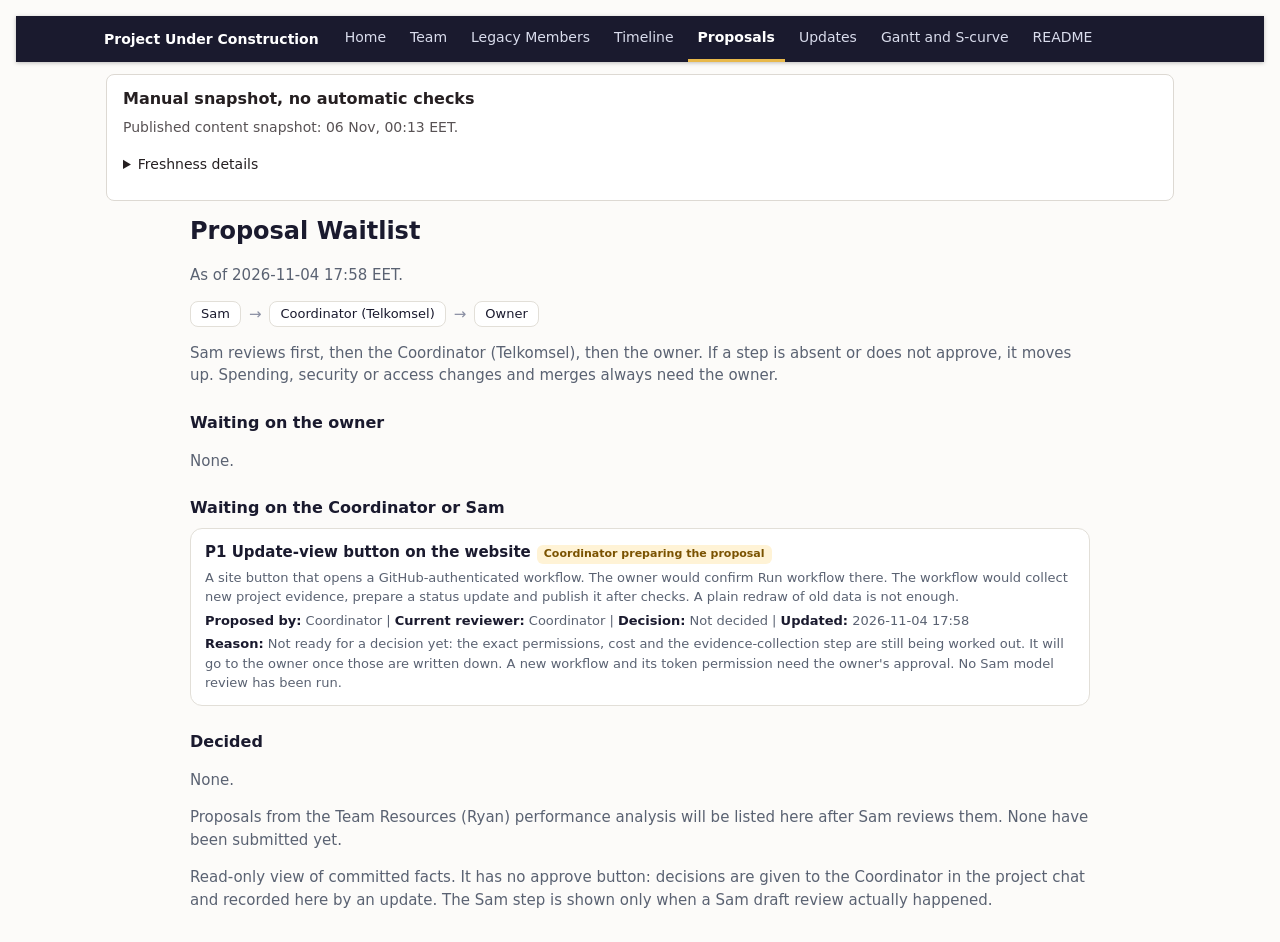
<file: docs/progress/proposals/index.html>
<!doctype html><html lang="en"><head><meta charset="utf-8"><meta name="viewport" content="width=device-width,initial-scale=1">
<title>Proposal Waitlist</title>
<style>
:root{--ink:#1a1a2e;--mut:#5a6272;--hair:#e2dfd8}
*{box-sizing:border-box}body{font:15px/1.5 system-ui,sans-serif;margin:0;padding:16px;background:#fcfbf9;color:var(--ink)}
main{max-width:900px;margin:0 auto}h1{font-size:24px;margin:0 0 4px}h2{font-size:16px;margin:24px 0 8px}
.mut{color:var(--mut)}.card{background:#fff;border:1px solid var(--hair);border-radius:12px;padding:12px 14px;margin:0 0 10px}
.t{font-weight:700}.row{font-size:13px;color:var(--mut);margin-top:4px}.row b{color:var(--ink)}
.tag{display:inline-block;font-size:11px;font-weight:700;border-radius:6px;padding:1px 7px;margin-left:6px;background:#fff3d6;color:#7a5200}
.flow{display:flex;gap:8px;flex-wrap:wrap;align-items:center;margin:8px 0 4px}.flow span{background:#fff;border:1px solid var(--hair);border-radius:8px;padding:2px 10px;font-size:13px}
.flow i{font-style:normal;color:#8a8fa3}
</style><link rel="stylesheet" href="../nav.css"><script src="../nav.js"></script></head><body><main>
<h1>Proposal Waitlist</h1>
<p class="mut" id="asof"></p>
<div class="flow" aria-label="Review route"><span>Sam</span><i>&rarr;</i><span>Coordinator (Telkomsel)</span><i>&rarr;</i><span>Owner</span></div>
<p class="mut" id="route"></p>
<h2>Waiting on the owner</h2><div id="own"></div>
<h2>Waiting on the Coordinator or Sam</h2><div id="other"></div>
<h2>Decided</h2><div id="done"></div>
<p class="mut" id="note"></p>
<p class="mut">Read-only view of committed facts. It has no approve button: decisions are given to the Coordinator in the project chat and recorded here by an update. The Sam step is shown only when a Sam draft review actually happened.</p>
<script>
var D={"asOf": "2026-11-04T17:58", "route": "Sam reviews first, then the Coordinator (Telkomsel), then the owner. If a step is absent or does not approve, it moves up. Spending, security or access changes and merges always need the owner.", "items": [{"id": "P1", "title": "Update-view button on the website", "proposed_by": "Coordinator", "summary": "A site button that opens a GitHub-authenticated workflow. The owner would confirm Run workflow there. The workflow would collect new project evidence, prepare a status update and publish it after checks. A plain redraw of old data is not enough.", "current_reviewer": "Coordinator", "status": "Coordinator preparing the proposal", "decision": "Not decided", "reason": "Not ready for a decision yet: the exact permissions, cost and the evidence-collection step are still being worked out. It will go to the owner once those are written down. A new workflow and its token permission need the owner's approval. No Sam model review has been run.", "updated": "2026-11-04 17:58"}], "note": "Proposals from the Team Resources (Ryan) performance analysis will be listed here after Sam reviews them. None have been submitted yet."};
function esc(s){return String(s).replace(/[&<>"]/g,function(c){return {'&':'&amp;','<':'&lt;','>':'&gt;','"':'&quot;'}[c]})}
document.getElementById('asof').textContent='As of '+D.asOf.replace('T',' ')+' EET.';
document.getElementById('route').textContent=D.route;document.getElementById('note').textContent=D.note;
function card(p){return '<div class="card"><div class="t">'+esc(p.id)+' '+esc(p.title)+'<span class="tag">'+esc(p.status)+'</span></div><div class="row">'+esc(p.summary)+'</div><div class="row"><b>Proposed by:</b> '+esc(p.proposed_by)+' | <b>Current reviewer:</b> '+esc(p.current_reviewer)+' | <b>Decision:</b> '+esc(p.decision)+' | <b>Updated:</b> '+esc(p.updated)+'</div><div class="row"><b>Reason:</b> '+esc(p.reason)+'</div></div>'}
function fill(id,l){document.getElementById(id).innerHTML=l.length?l.map(card).join(''):'<p class="mut">None.</p>'}
var I=D.items;fill('own',I.filter(function(p){return p.current_reviewer==='Owner'&&p.decision==='Not decided'}));
fill('other',I.filter(function(p){return p.current_reviewer!=='Owner'&&p.decision==='Not decided'}));
fill('done',I.filter(function(p){return p.decision!=='Not decided'}));
</script></main></body></html>
</file>
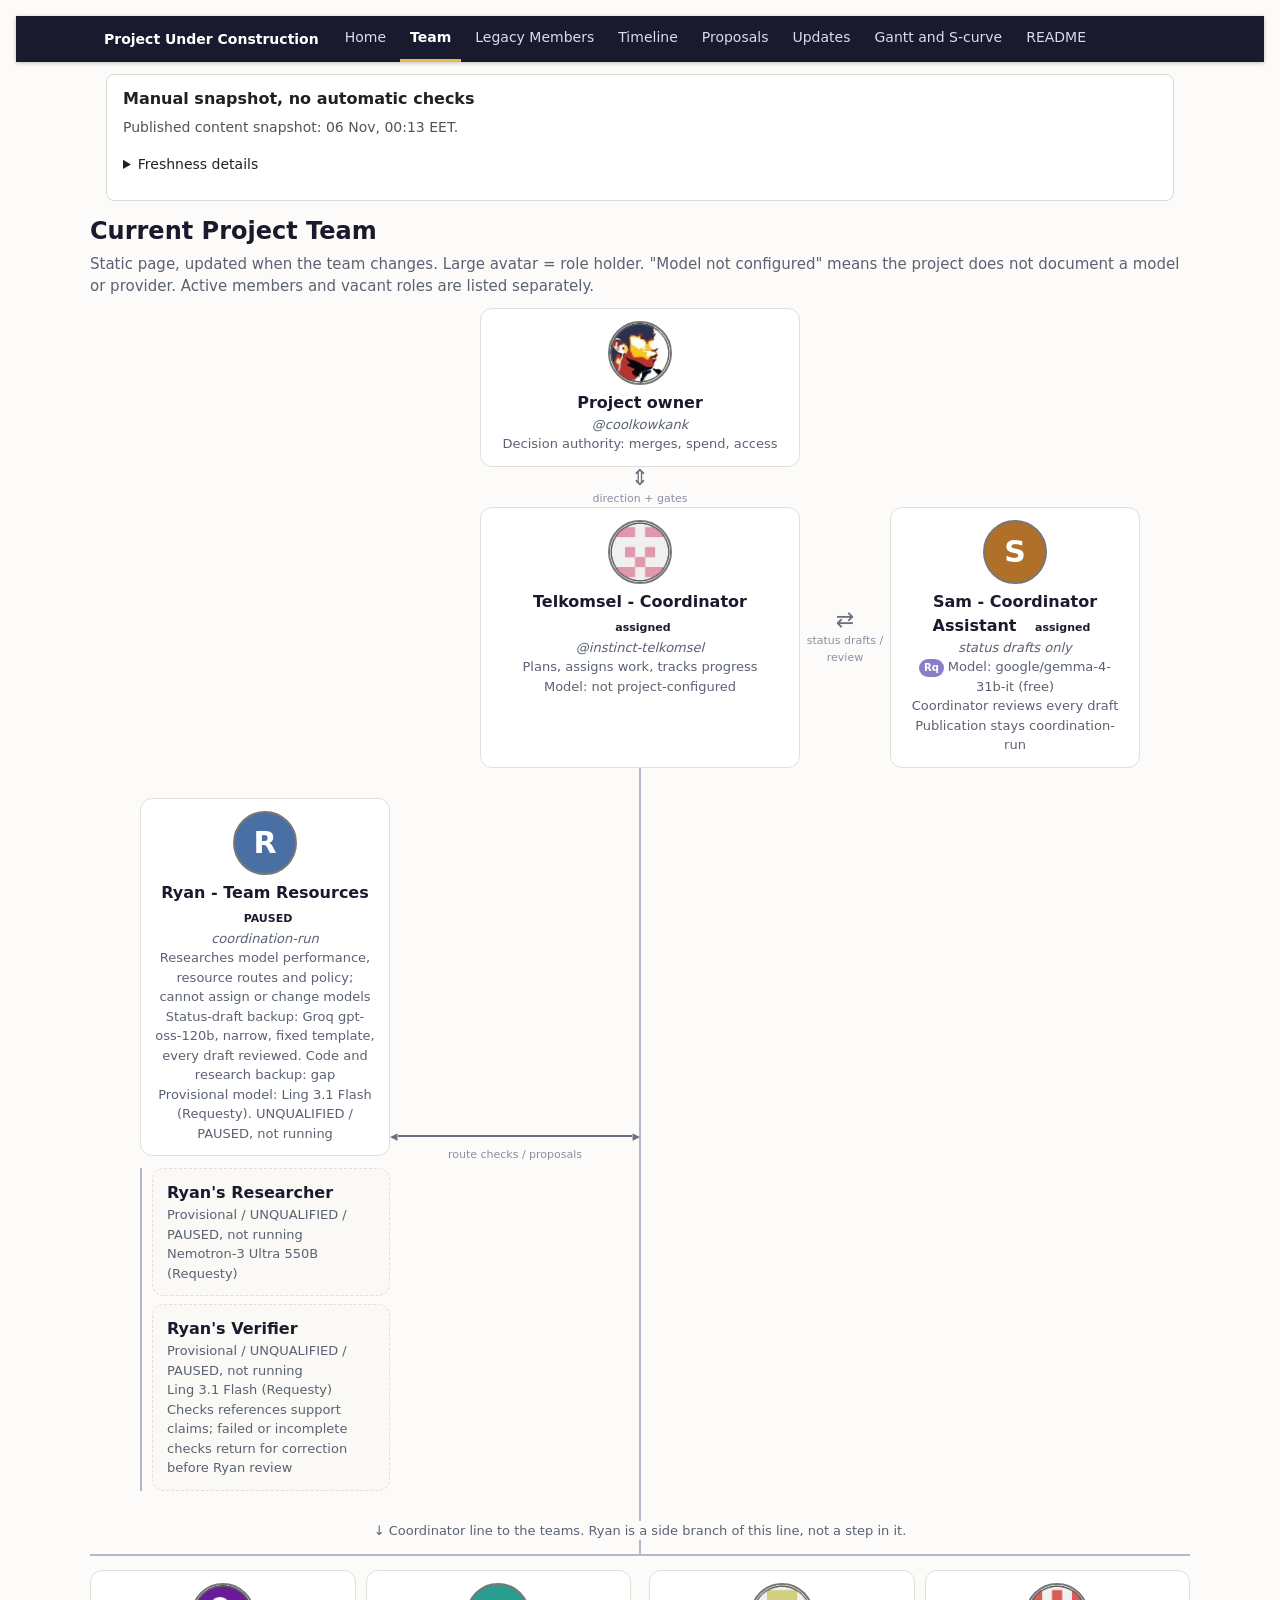
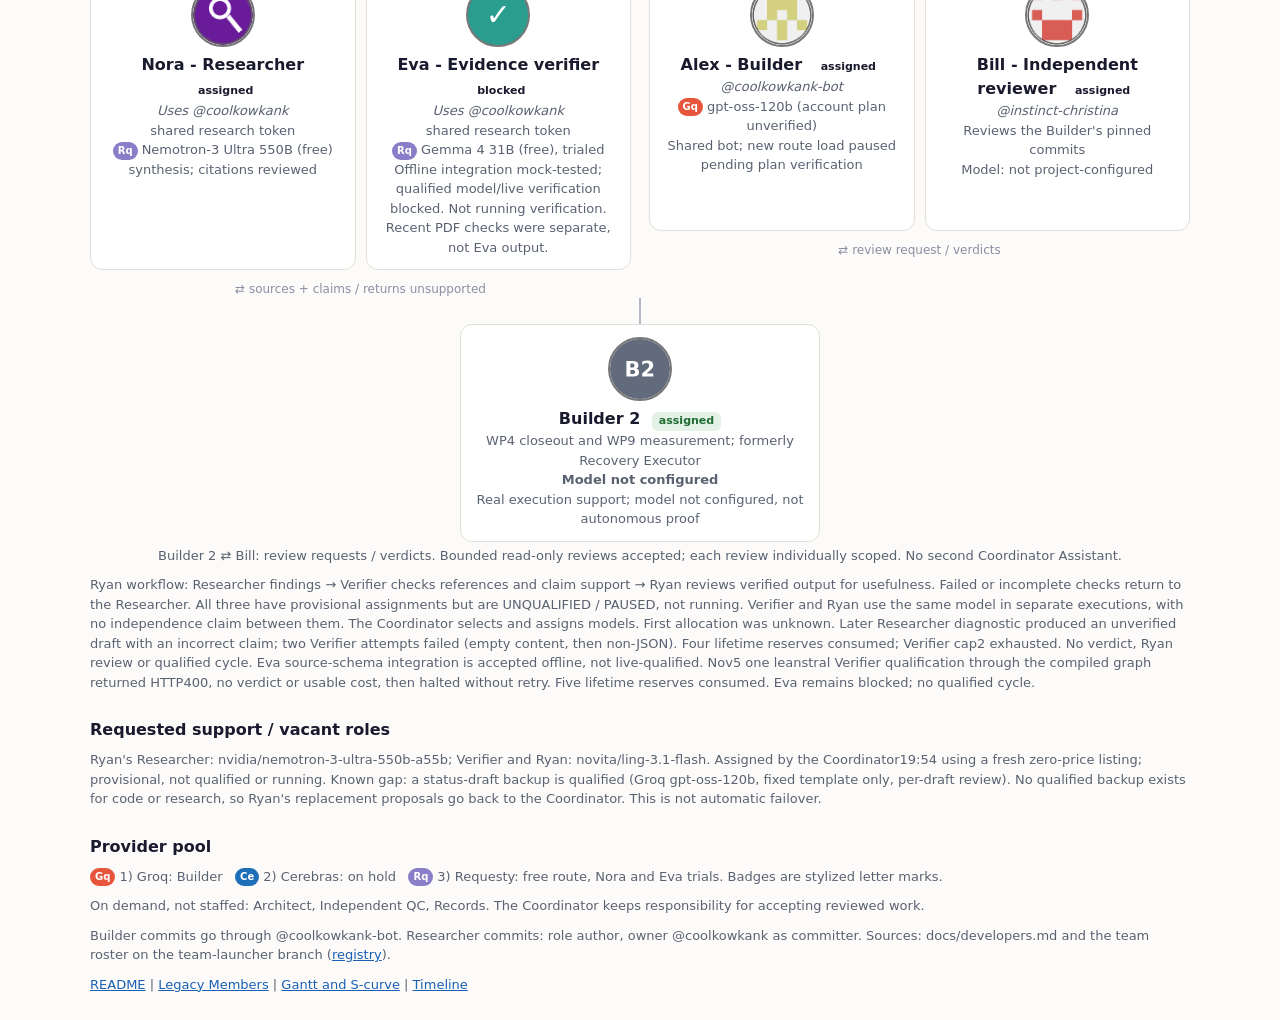
<file: docs/progress/team/index.html>
<!doctype html><html lang="en"><head><meta charset="utf-8"><meta name="viewport" content="width=device-width,initial-scale=1">
<title>Current Project Team</title>
<style>
:root{--ink:#1a1a2e;--mut:#5a6272;--line:#b4b8c6;--hair:#e2dfd8}
*{box-sizing:border-box}body{font:15px/1.5 system-ui,sans-serif;margin:0;padding:16px;background:#fcfbf9;color:var(--ink)}
main{max-width:1100px;margin:0 auto}h1{font-size:24px;margin:0 0 4px}h2{font-size:16px;margin:26px 0 8px}
.mut{color:var(--mut)}p{margin:4px 0 10px}
.tier{display:flex;flex-direction:column;align-items:center}
.link{width:2px;height:26px;background:var(--line);position:relative}
.link span{position:absolute;left:10px;top:3px;font-size:12px;color:#8a8fa3;white-space:nowrap}
.card{background:#fff;border:1px solid var(--hair);border-radius:12px;padding:12px 14px;text-align:center}
.card.top{width:min(360px,100%)}
.av{width:64px;height:64px;border-radius:50%;border:2px solid #777;display:block;margin:0 auto 6px;object-fit:cover}
.av.chk{background:#2a9d8f;color:#fff;font-size:30px;line-height:60px;font-weight:700}
.role{font-weight:700;font-size:16px}.handle{font-style:italic;color:var(--mut);font-size:13px}
.ln{font-size:13px;color:var(--mut)}
.grid{display:grid;grid-template-columns:repeat(2,1fr);gap:10px 40px;width:100%;position:relative;padding-top:14px;border-top:2px solid var(--line);margin-top:0}
.pair{display:grid;grid-template-columns:1fr 1fr;gap:10px;position:relative}
.pair .loop{grid-column:1/-1;text-align:center;font-size:12px;color:#8a8fa3}
.pairs{display:grid;grid-template-columns:1fr 1fr;gap:18px;width:100%;border-top:2px solid var(--line);padding-top:14px}
.b{display:inline-block;min-width:22px;height:18px;line-height:18px;border-radius:9px;color:#fff;font-size:10px;font-weight:700;text-align:center;padding:0 5px;margin-right:4px;vertical-align:middle}
.Gq{background:#e8553d}.Ce{background:#1d6fb8}.Rq{background:#8b7ec8}
.vac{border-style:dashed;background:#faf9f6;text-align:left}
.vacs{display:grid;grid-template-columns:1fr 1fr;gap:10px}
.tag{display:inline-block;font-size:11px;font-weight:700;border-radius:6px;padding:1px 7px;margin-left:6px}
.act{background:#e3f1e6;color:#1f6b33}.vc{background:#eee;color:#555}
.org{display:grid;grid-template-columns:1fr 90px 320px 90px 1fr;grid-template-rows:auto 40px auto 30px auto 30px;align-items:start;justify-items:center;max-width:1000px;margin:0 auto}
.org .card.top{width:100%}.org em{display:block;font-size:11px;color:#8a8fa3;font-style:normal}.org .o-ov span,.org .o-sh span,.org .o-rh span{font-size:22px;color:#6b7080;line-height:1}.o-rh .m{display:none}.o-cor{align-self:stretch}.o-cor .card{height:100%}.o-rh{grid-column:2/4!important;justify-self:start!important;width:calc(90px + 160px)}.o-rh .bar{display:flex;align-items:center;width:100%}.o-rh .bar:before{content:"\25C2";color:#6b7080}.o-rh .bar:after{content:"\25B8";color:#6b7080}.o-rh .bar i{flex:1;height:2px;background:#6b7080}.o-rh .mar{display:none}
.o-owner{grid-column:3;grid-row:1;width:100%}.o-ov{grid-column:3;grid-row:2;text-align:center}.o-cor{grid-column:3;grid-row:3;width:100%}
.o-sh{grid-column:4;grid-row:3;text-align:center;align-self:center}.o-sam{grid-column:5;grid-row:3;width:100%}
.o-trunk{grid-column:3;grid-row:4/8;width:100%;display:flex;justify-content:center;align-self:stretch}.o-trunk i{width:2px;background:var(--line)}
.o-ryan{grid-column:1;grid-row:5;width:100%}.o-rh{grid-column:2;grid-row:5;text-align:center;justify-self:stretch;align-self:center}
@media(max-width:900px){.org{grid-template-columns:1fr;grid-template-rows:none;gap:6px}.org>*{grid-column:1!important;grid-row:auto!important;max-width:380px}.o-trunk{display:none}.o-owner{order:1}.o-ov{order:2}.o-cor{order:3}.o-sh{order:4}.o-sam{order:5}.o-rh{order:6}.o-ryan{order:7}.o-sh span,.o-ov span,.o-rh span{display:inline-block}.o-sh span{transform:rotate(90deg)}.o-cor .card{height:auto}.o-rh{width:auto;justify-self:center!important}.o-rh .d{display:none!important}.o-rh .m{display:block}.o-rh .mar{display:inline-block}.o-rh{order:6}}
@media(max-width:700px){.pairs,.vacs,.pair{grid-template-columns:1fr}}
a{color:#1a5fb4}
</style><link rel="stylesheet" href="../nav.css"><script src="../nav.js"></script></head><body><main>
<h1>Current Project Team</h1>
<p class="mut">Static page, updated when the team changes. Large avatar = role holder. "Model not configured" means the project does not document a model or provider. Active members and vacant roles are listed separately.</p>

<div class="org">
 <div class="o-owner"><div class="card top"><img class="av" src="../avatars/coolkowkank.png" alt=""><div class="role">Project owner</div><div class="handle">@coolkowkank</div><div class="ln">Decision authority: merges, spend, access</div></div></div>
 <div class="o-ov" aria-label="Owner and Coordinator, two-way"><span>&#8661;</span><em>direction + gates</em></div>
 <div class="o-cor"><div class="card top"><img class="av" src="../avatars/instinct-telkomsel.png" alt=""><div class="role">Telkomsel - Coordinator <span class="tag">assigned</span></div><div class="handle">@instinct-telkomsel</div><div class="ln">Plans, assigns work, tracks progress</div><div class="ln">Model: not project-configured</div></div></div>
 <div class="o-sh" aria-label="Coordinator and Sam, two-way"><span>&#8644;</span><em>status drafts / review</em></div>
 <div class="o-sam"><div class="card top"><div class="av" style="background:#b0702a;color:#fff;font-size:30px;line-height:60px;font-weight:700;text-align:center" aria-hidden="true">S</div><div class="role">Sam - Coordinator Assistant <span class="tag">assigned</span></div><div class="handle">status drafts only</div><div class="ln"><span class="b Rq">Rq</span>Model: google/gemma-4-31b-it (free)</div><div class="ln">Coordinator reviews every draft</div><div class="ln">Publication stays coordination-run</div></div></div>
 <div class="o-trunk"><i></i></div>
 <div class="o-ryan"><div class="card top"><div class="av" style="background:#4a6fa5;color:#fff;font-size:30px;line-height:60px;font-weight:700;text-align:center" aria-hidden="true">R</div><div class="role">Ryan - Team Resources <span class="tag">PAUSED</span></div><div class="handle">coordination-run</div><div class="ln">Researches model performance, resource routes and policy; cannot assign or change models</div><div class="ln">Status-draft backup: Groq gpt-oss-120b, narrow, fixed template, every draft reviewed. Code and research backup: gap</div><div class="ln">Provisional model: Ling 3.1 Flash (Requesty). UNQUALIFIED / PAUSED, not running</div></div><div class="ryan-support" style="border-left:2px solid #b4b8c6;padding-left:10px;margin-top:12px"><div class="card vac"><div class="role">Ryan's Researcher</div><div class="ln">Provisional / UNQUALIFIED / PAUSED, not running</div><div class="ln">Nemotron-3 Ultra 550B (Requesty)</div></div><div class="card vac" style="margin-top:8px"><div class="role">Ryan's Verifier</div><div class="ln">Provisional / UNQUALIFIED / PAUSED, not running</div><div class="ln">Ling 3.1 Flash (Requesty)</div><div class="ln">Checks references support claims; failed or incomplete checks return for correction before Ryan review</div></div></div></div>
 <div class="o-rh" aria-label="Ryan and the Coordinator line, two-way"><span class="mar">&#8644;</span><div class="bar d"><i></i></div><em class="d">route checks / proposals</em><em class="m">Ryan is a side branch of the Coordinator line (two-way): route checks / proposals</em></div>
</div>
<p class="ln" style="text-align:center;margin:0">&#8595; Coordinator line to the teams. Ryan is a side branch of this line, not a step in it.</p>
<div class="tier">
 <div class="link" style="height:14px"></div>
 <div class="pairs">
  <div class="pair">
   <div class="card"><img class="av" src="../avatars/researcher-role.png" alt=""><div class="role">Nora - Researcher <span class="tag">assigned</span></div><div class="handle">Uses @coolkowkank</div><div class="ln">shared research token</div><div class="ln"><span class="b Rq">Rq</span>Nemotron-3 Ultra 550B (free)</div><div class="ln">synthesis; citations reviewed</div></div>
   <div class="card"><div class="av chk" aria-hidden="true">&#10003;</div><div class="role">Eva - Evidence verifier <span class="tag">blocked</span></div><div class="handle">Uses @coolkowkank</div><div class="ln">shared research token</div><div class="ln"><span class="b Rq">Rq</span>Gemma 4 31B (free), trialed</div><div class="ln">Offline integration mock-tested; qualified model/live verification blocked. Not running verification. Recent PDF checks were separate, not Eva output.</div></div>
   <div class="loop">&#8644; sources + claims / returns unsupported</div>
  </div>
  <div class="pair">
   <div class="card"><img class="av" src="../avatars/coolkowkank-bot.png" alt=""><div class="role">Alex - Builder <span class="tag">assigned</span></div><div class="handle">@coolkowkank-bot</div><div class="ln"><span class="b Gq">Gq</span>gpt-oss-120b (account plan unverified)</div><div class="ln">Shared bot; new route load paused pending plan verification</div></div>
   <div class="card"><img class="av" src="../avatars/instinct-christina.png" alt=""><div class="role">Bill - Independent reviewer <span class="tag">assigned</span></div><div class="handle">@instinct-christina</div><div class="ln">Reviews the Builder's pinned commits</div><div class="ln">Model: not project-configured</div></div>
   <div class="loop">&#8644; review request / verdicts</div>
  </div>
   </div>
</div>

<div class="tier"><div class="link"></div><div class="card top"><img class="av" src="../avatars/builder-2.png" alt=""><div class="role">Builder 2 <span class="tag act">assigned</span></div><div class="ln">WP4 closeout and WP9 measurement; formerly Recovery Executor</div><div class="ln"><b>Model not configured</b></div><div class="ln">Real execution support; model not configured, not autonomous proof</div></div></div>
<p class="ln" style="text-align:center">Builder 2 &#8644; Bill: review requests / verdicts. Bounded read-only reviews accepted; each review individually scoped. No second Coordinator Assistant.</p>
<p class="ln">Ryan workflow: Researcher findings &rarr; Verifier checks references and claim support &rarr; Ryan reviews verified output for usefulness. Failed or incomplete checks return to the Researcher. All three have provisional assignments but are UNQUALIFIED / PAUSED, not running. Verifier and Ryan use the same model in separate executions, with no independence claim between them. The Coordinator selects and assigns models. First allocation was unknown. Later Researcher diagnostic produced an unverified draft with an incorrect claim; two Verifier attempts failed (empty content, then non-JSON). Four lifetime reserves consumed; Verifier cap2 exhausted. No verdict, Ryan review or qualified cycle. Eva source-schema integration is accepted offline, not live-qualified. Nov5 one leanstral Verifier qualification through the compiled graph returned HTTP400, no verdict or usable cost, then halted without retry. Five lifetime reserves consumed. Eva remains blocked; no qualified cycle.</p>
<h2>Requested support / vacant roles</h2>
<p class="ln">Ryan's Researcher: nvidia/nemotron-3-ultra-550b-a55b; Verifier and Ryan: novita/ling-3.1-flash. Assigned by the Coordinator19:54 using a fresh zero-price listing; provisional, not qualified or running. Known gap: a status-draft backup is qualified (Groq gpt-oss-120b, fixed template only, per-draft review). No qualified backup exists for code or research, so Ryan's replacement proposals go back to the Coordinator. This is not automatic failover.</p>

<h2>Provider pool</h2>
<p class="ln"><span class="b Gq">Gq</span>1) Groq: Builder &nbsp; <span class="b Ce">Ce</span>2) Cerebras: on hold &nbsp; <span class="b Rq">Rq</span>3) Requesty: free route, Nora and Eva trials. Badges are stylized letter marks.</p>
<p class="ln">On demand, not staffed: Architect, Independent QC, Records. The Coordinator keeps responsibility for accepting reviewed work.</p>
<p class="ln">Builder commits go through @coolkowkank-bot. Researcher commits: role author, owner @coolkowkank as committer. Sources: docs/developers.md and the team roster on the team-launcher branch (<a href="https://github.com/coolkowkank/Multiple-Human-Concept-Owner/blob/team-launcher/docs/team/registry.md">registry</a>).</p>
<p class="ln"><a href="https://github.com/coolkowkank/Multiple-Human-Concept-Owner#readme">README</a> | <a href="../legacy-members/">Legacy Members</a> | <a href="../charts/">Gantt and S-curve</a> | <a href="../timeline/">Timeline</a></p>
</main></body></html>
</file>
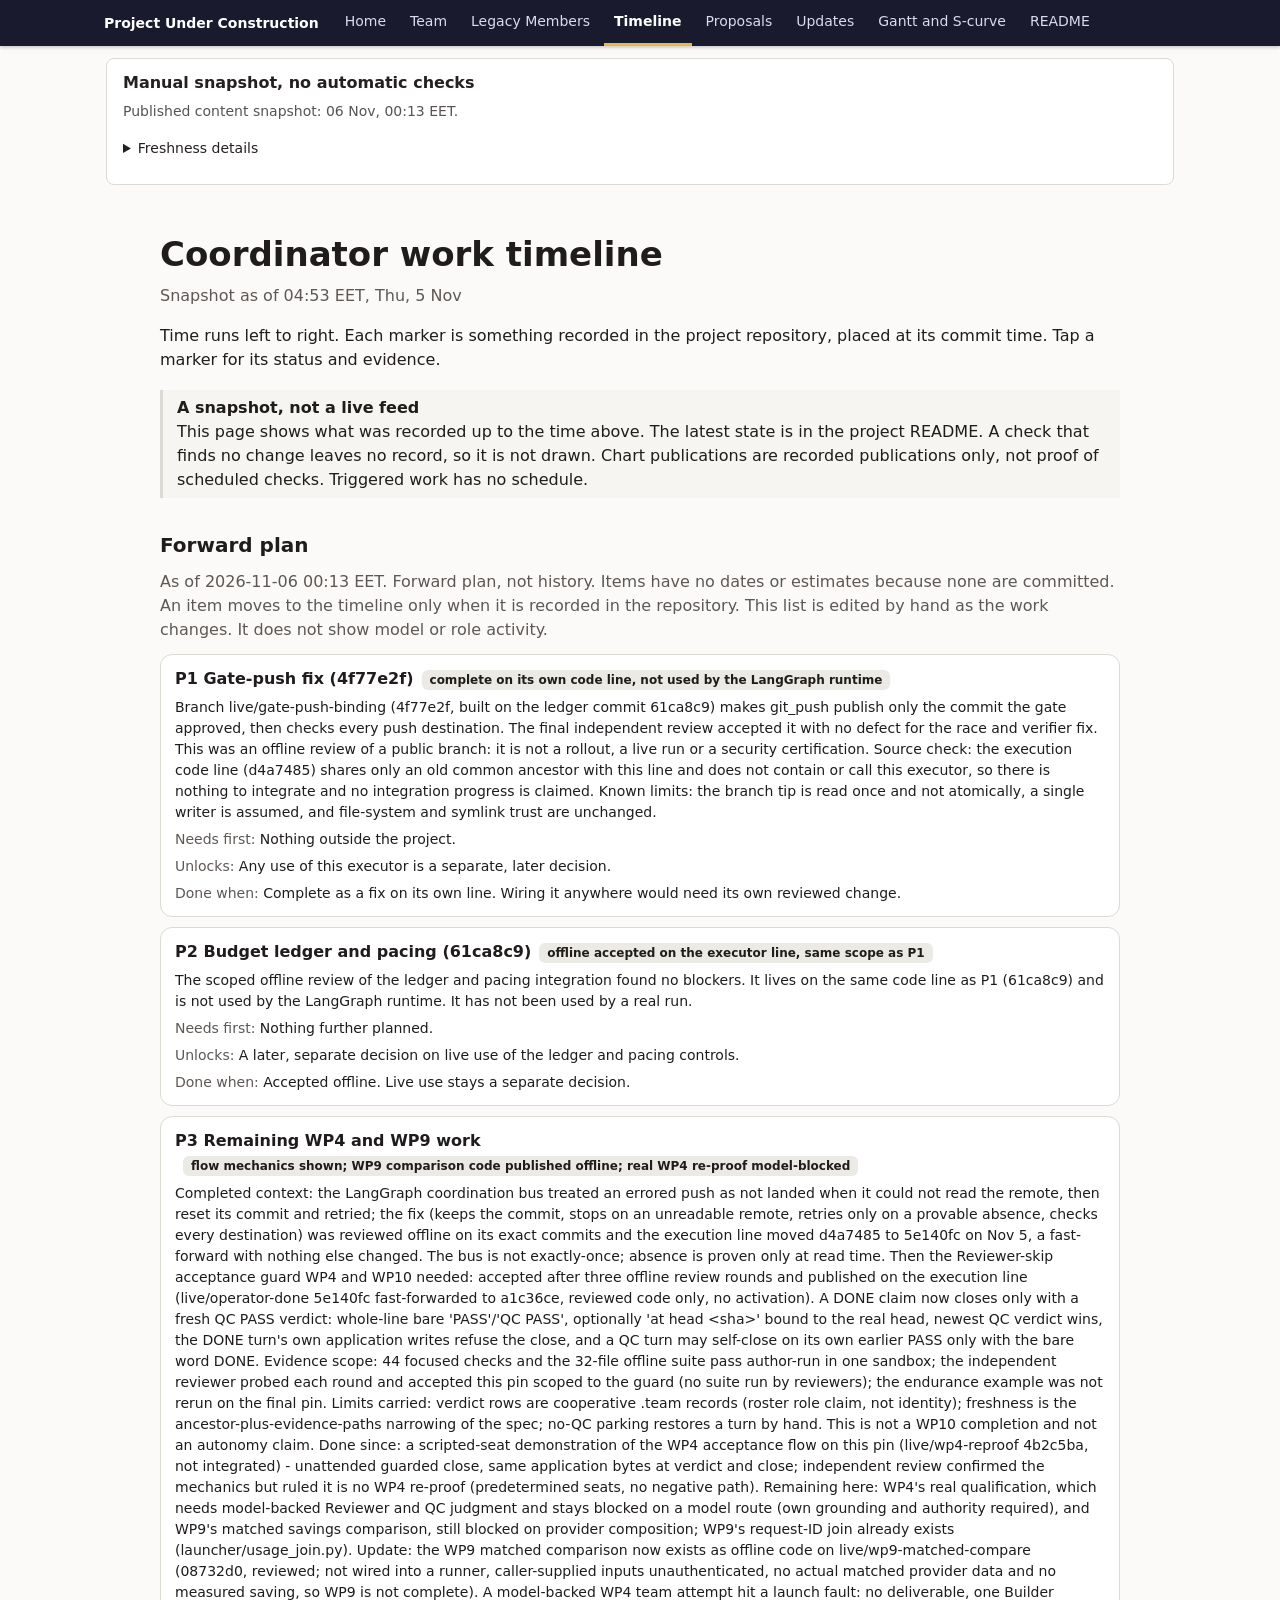
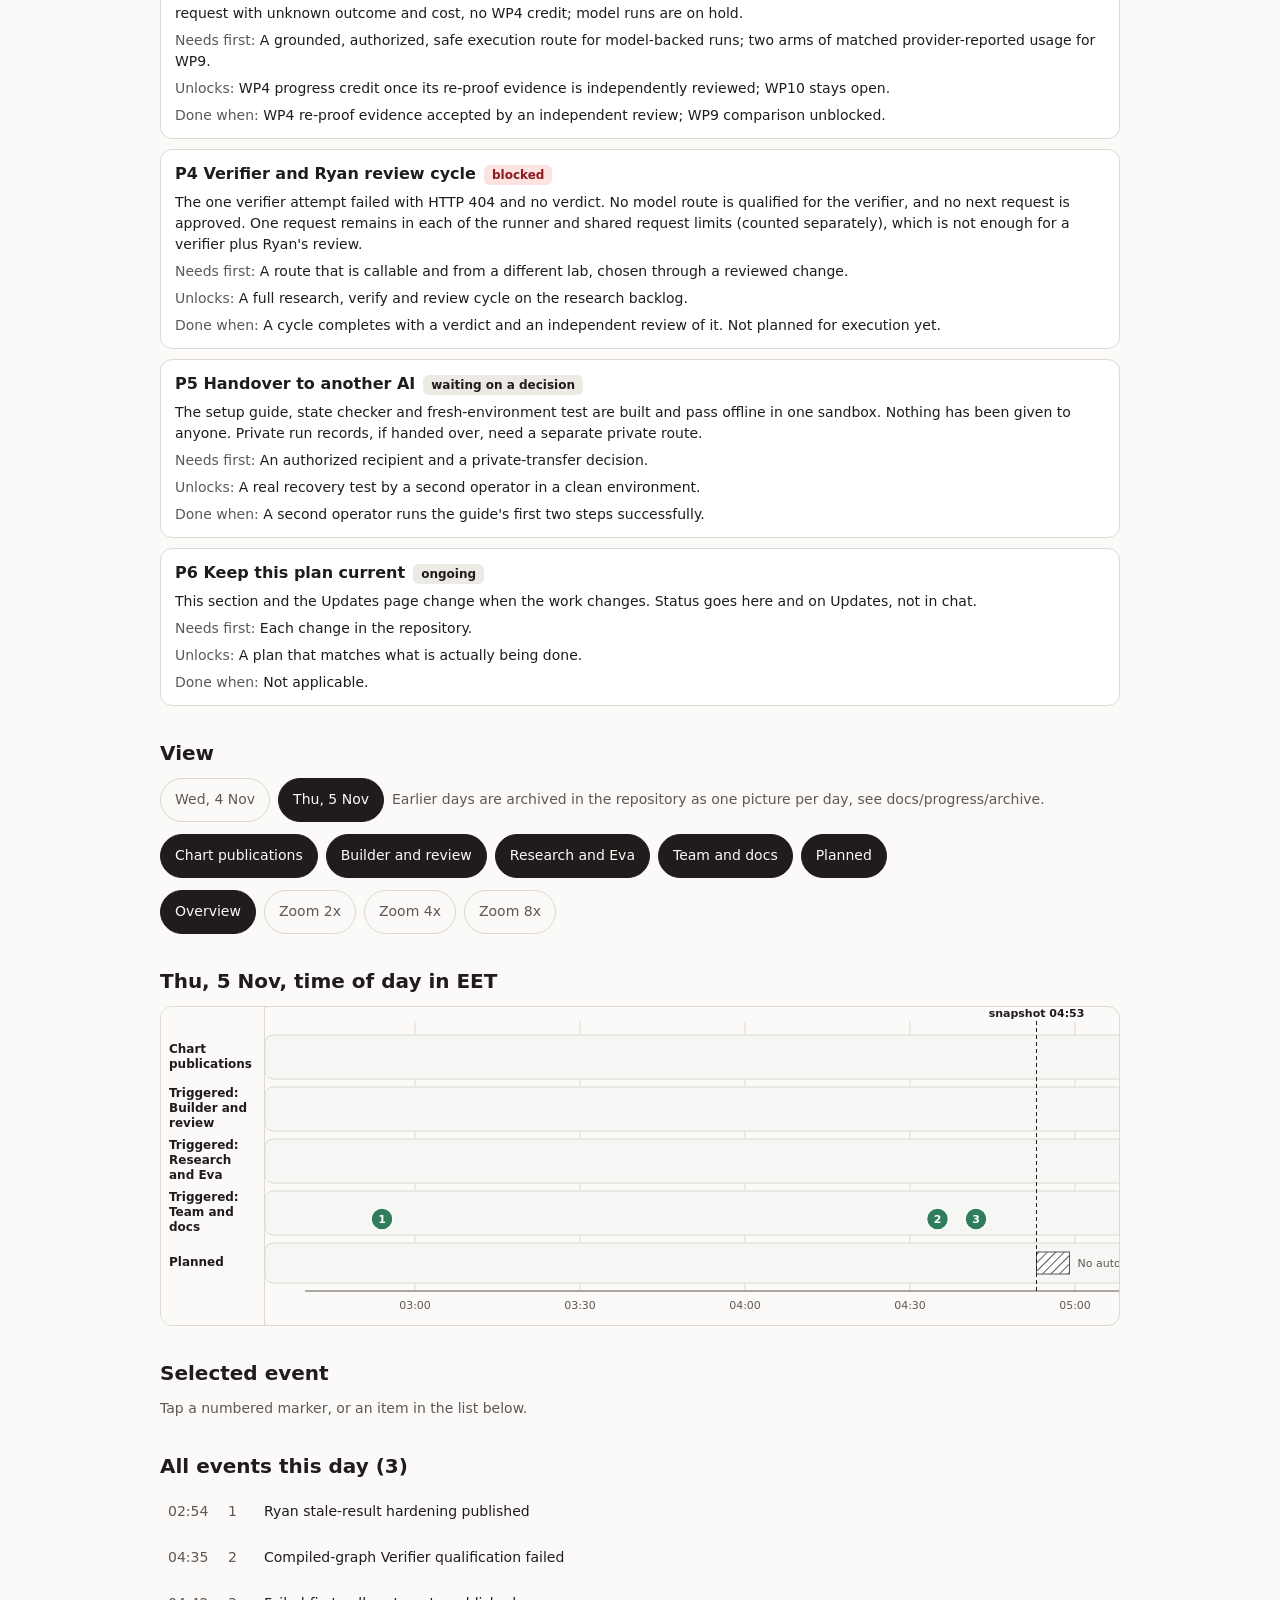
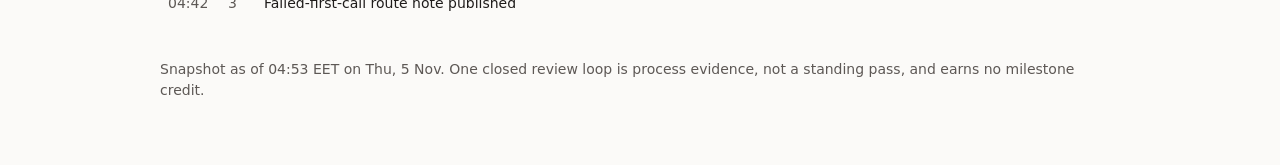
<file: docs/progress/timeline/index.html>
<!doctype html>
<html lang="en"><head><meta charset="utf-8"><meta name="viewport" content="width=device-width,initial-scale=1">
<title>Coordinator work timeline</title>
<style>
:root{--page:#fbfaf8;--ink:#1f1c1b;--ink2:#5d5855;--hair:#ddd9d3}
*{box-sizing:border-box}
body{margin:0;background:var(--page);color:var(--ink);font:16px/1.5 system-ui,-apple-system,"Segoe UI",sans-serif}
main{max-width:1000px;margin:0 auto;padding:32px 20px 64px}
h1{font-size:34px;margin:0 0 4px;font-weight:600}h2{font-size:20px;margin:32px 0 10px;font-weight:600}
a{color:#1d5fb8}
.fact{color:var(--ink2);margin:0 0 12px}
.callout{border-left:3px solid var(--hair);padding:6px 14px;margin:18px 0;background:#f6f5f2}
.callout b{display:block}
.controls{display:grid;gap:12px}.row{display:flex;flex-wrap:wrap;gap:8px;align-items:center}
.chip{font:inherit;font-size:14px;padding:8px 14px;min-height:44px;border-radius:999px;border:1px solid var(--hair);background:var(--page);color:var(--ink2);cursor:pointer}
.chip[aria-pressed="true"]{background:var(--ink);color:var(--page);border-color:var(--ink)}
.note{font-size:14px;color:var(--ink2);margin:0}
.wrap{display:flex;border:1px solid var(--hair);border-radius:12px;overflow:hidden}
.labels{position:relative;flex:0 0 104px;border-right:1px solid var(--hair);background:var(--page)}
.lab{position:absolute;left:0;right:0;display:flex;align-items:center;padding:0 8px;font-size:12px;font-weight:600;line-height:1.25}
.scroll{flex:1;min-width:0;overflow-x:auto;-webkit-overflow-scrolling:touch}.scroll svg{display:block}
.tick{font-size:11px;fill:var(--ink2)}.bold{font-weight:600;fill:var(--ink)}
.lane{fill:#f6f6f4;stroke:var(--hair)}
.marker{cursor:pointer;outline:none}.marker circle{stroke:#fff;stroke-width:1.5}
.marker text{font-size:11px;font-weight:600;fill:#fff;pointer-events:none}
.m-pub circle{fill:#5a6272}.m-bld circle{fill:#1d5fb8}.m-res circle{fill:#6a4fb3}.m-tmd circle{fill:#2f7d5b}
.marker:focus-visible circle,.marker.sel circle{stroke:var(--ink);stroke-width:3}
.detail p{margin:6px 0}.dtitle{font-weight:600;font-size:17px}
.dn{display:inline-flex;width:24px;height:24px;border-radius:50%;background:var(--ink);color:var(--page);align-items:center;justify-content:center;font-size:12px;margin-right:6px}
.dmeta{color:var(--ink2);font-size:14px}.links{display:flex;flex-wrap:wrap;gap:16px}
ol.list{list-style:none;padding:0;margin:0;display:grid;gap:2px}
.item{display:grid;grid-template-columns:52px 28px 1fr;gap:8px;width:100%;text-align:left;font:inherit;font-size:14px;padding:10px 8px;min-height:44px;border:0;border-radius:8px;background:transparent;color:var(--ink);cursor:pointer;align-items:baseline}
.item:hover{background:#f1f1ee}.item.sel{background:#eceae4}.item .t0,.item .n{color:var(--ink2)}
footer{margin-top:32px;color:var(--ink2);font-size:14px}
.plan{display:grid;gap:10px}.pcard{border:1px solid var(--hair);border-radius:12px;padding:12px 14px;background:#fff}.pcard b{font-size:16px}.pst{display:inline-block;font-size:12px;font-weight:700;border-radius:6px;padding:1px 8px;margin-left:8px;background:#eceae4;color:var(--ink)}.pst.blocked{background:#fde2e2;color:#8a1c1c}.pst.review{background:#fff3d6;color:#7a5200}.pcard p{margin:6px 0 0;font-size:14px}.pcard .k{color:var(--ink2)}
</style><link rel="stylesheet" href="../nav.css"><script src="../nav.js"></script></head><body><main>
<h1>Coordinator work timeline</h1>
<p class="fact" id="fact"></p>
<p>Time runs left to right. Each marker is something recorded in the project repository, placed at its commit time. Tap a marker for its status and evidence.</p>
<div class="callout"><b>A snapshot, not a live feed</b>This page shows what was recorded up to the time above. The latest state is in the project README. A check that finds no change leaves no record, so it is not drawn. Chart publications are recorded publications only, not proof of scheduled checks. Triggered work has no schedule.</div>
<h2 id="planh">Forward plan</h2>
<p class="fact" id="planfact"></p>
<div class="plan" id="plan"></div>
<h2>View</h2>
<div class="controls">
 <div class="row" id="days" role="group" aria-label="Day"></div>
 <div class="row" id="shows" role="group" aria-label="Show"></div>
 <div class="row" id="zooms" role="group" aria-label="Zoom"></div>
</div>
<h2 id="dayh"></h2>
<div class="wrap"><div class="labels" id="labels"></div><div class="scroll" id="scroll" tabindex="0" aria-label="Timeline, scrolls sideways"></div></div>
<h2>Selected event</h2><div class="detail" id="detail" aria-live="polite"></div>
<h2 id="listh"></h2><ol class="list" id="list"></ol>
<footer id="foot"></footer>
</main>
<script>
const DATA={"asOf": "2026-11-05T04:53", "timezone": "Europe/Helsinki", "note": "Recorded events use commit times. Planned items are not events. A check that finds no change leaves no record.", "events": [{"id": "pub-776c704", "day": "2026-11-04", "time": "14:40", "kind": "publication", "title": "README: add Gantt chart and S-curve with stated measurement rules; docs/progress generator", "status": "Published on main. Recorded commit time.", "evidence": [{"label": "Commit 776c704", "url": "https://github.com/coolkowkank/Multiple-Human-Concept-Owner/commit/776c704"}]}, {"id": "pub-0d47a2f", "day": "2026-11-04", "time": "14:40", "kind": "publication", "title": "README: use PNG charts so they render the same everywhere", "status": "Published on main. Recorded commit time.", "evidence": [{"label": "Commit 0d47a2f", "url": "https://github.com/coolkowkank/Multiple-Human-Concept-Owner/commit/0d47a2f"}]}, {"id": "pub-7c7a61b", "day": "2026-11-04", "time": "14:41", "kind": "publication", "title": "README progress: relabel as weighted milestone progress, narrow runtime credit label", "status": "Published on main. Recorded commit time.", "evidence": [{"label": "Commit 7c7a61b", "url": "https://github.com/coolkowkank/Multiple-Human-Concept-Owner/commit/7c7a61b"}]}, {"id": "trg-b42f670", "day": "2026-11-04", "time": "14:42", "kind": "trigger", "lane": "Research and Eva", "title": "Researcher: literature scan", "status": "Published on Research_lab. Pending independent source review at the time.", "evidence": [{"label": "Commit b42f670", "url": "https://github.com/coolkowkank/Multiple-Human-Concept-Owner/commit/b42f670"}]}, {"id": "pub-5b5ce40", "day": "2026-11-04", "time": "14:43", "kind": "publication", "title": "README progress: 14:45 update - gate regression fixed forward, first Research_lab note, no credit change", "status": "Published on main. Recorded commit time.", "evidence": [{"label": "Commit 5b5ce40", "url": "https://github.com/coolkowkank/Multiple-Human-Concept-Owner/commit/5b5ce40"}]}, {"id": "pub-c0d4099", "day": "2026-11-04", "time": "14:45", "kind": "publication", "title": "README progress: as-of timestamp fix, split Researcher package with stated criteria (40.0%)", "status": "Published on main. Recorded commit time.", "evidence": [{"label": "Commit c0d4099", "url": "https://github.com/coolkowkank/Multiple-Human-Concept-Owner/commit/c0d4099"}]}, {"id": "pub-54f7ad2", "day": "2026-11-04", "time": "14:47", "kind": "publication", "title": "README progress: PIC avatars and name/role legend on the Gantt chart", "status": "Published on main. Recorded commit time.", "evidence": [{"label": "Commit 54f7ad2", "url": "https://github.com/coolkowkank/Multiple-Human-Concept-Owner/commit/54f7ad2"}]}, {"id": "pub-da5a4f3", "day": "2026-11-04", "time": "14:48", "kind": "publication", "title": "README progress: frozen 14:40 baseline kept separate from as-of, owner vs contributor icons", "status": "Published on main. Recorded commit time.", "evidence": [{"label": "Commit da5a4f3", "url": "https://github.com/coolkowkank/Multiple-Human-Concept-Owner/commit/da5a4f3"}]}, {"id": "trg-45cec13", "day": "2026-11-04", "time": "14:49", "kind": "trigger", "lane": "Builder and review", "title": "Builder pushes fix 45cec13", "status": "Tests reported passing by the Builder run (164 of 164). The independent review that followed returned changes-required, so this earns no Verified credit.", "evidence": [{"label": "Commit 45cec13", "url": "https://github.com/coolkowkank/Multiple-Human-Concept-Owner/commit/45cec13"}]}, {"id": "pub-0aab96e", "day": "2026-11-04", "time": "14:50", "kind": "publication", "title": "docs/progress: 14:50 update, research plan evidence, image pinning note", "status": "Published on main. Recorded commit time.", "evidence": [{"label": "Commit 0aab96e", "url": "https://github.com/coolkowkank/Multiple-Human-Concept-Owner/commit/0aab96e"}]}, {"id": "pub-1b7e5dd", "day": "2026-11-04", "time": "14:50", "kind": "publication", "title": "README progress: pin chart images to commit 0aab96efd7d89371c3fb75e3bfe4eb26e8e1a12e", "status": "Published on main. Recorded commit time.", "evidence": [{"label": "Commit 1b7e5dd", "url": "https://github.com/coolkowkank/Multiple-Human-Concept-Owner/commit/1b7e5dd"}]}, {"id": "trg-76351f3", "day": "2026-11-04", "time": "14:52", "kind": "trigger", "lane": "Research and Eva", "title": "Researcher: plan v3 (RW1-RW6)", "status": "Published on Research_lab.", "evidence": [{"label": "Commit 76351f3", "url": "https://github.com/coolkowkank/Multiple-Human-Concept-Owner/commit/76351f3"}]}, {"id": "pub-70cf09f", "day": "2026-11-04", "time": "14:55", "kind": "publication", "title": "docs/progress: Project Team chart", "status": "Published on main. Recorded commit time.", "evidence": [{"label": "Commit 70cf09f", "url": "https://github.com/coolkowkank/Multiple-Human-Concept-Owner/commit/70cf09f"}]}, {"id": "pub-e595560", "day": "2026-11-04", "time": "14:55", "kind": "publication", "title": "README: Project Team section with latest update date, images pinned", "status": "Published on main. Recorded commit time.", "evidence": [{"label": "Commit e595560", "url": "https://github.com/coolkowkank/Multiple-Human-Concept-Owner/commit/e595560"}]}, {"id": "pub-48d0cfa", "day": "2026-11-04", "time": "14:56", "kind": "publication", "title": "docs/progress: team chart text fixes, Requesty caveat", "status": "Published on main. Recorded commit time.", "evidence": [{"label": "Commit 48d0cfa", "url": "https://github.com/coolkowkank/Multiple-Human-Concept-Owner/commit/48d0cfa"}]}, {"id": "pub-eb1e70f", "day": "2026-11-04", "time": "15:01", "kind": "publication", "title": "docs/progress: 15:01 milestone update (Builder head 45cec13 pushed, review pending), R&D states, commit identi", "status": "Published on main. Recorded commit time.", "evidence": [{"label": "Commit eb1e70f", "url": "https://github.com/coolkowkank/Multiple-Human-Concept-Owner/commit/eb1e70f"}]}, {"id": "trg-55e7c7e", "day": "2026-11-04", "time": "15:02", "kind": "trigger", "lane": "Builder and review", "title": "Coordinator assigns next Builder task (reviewer-skip guard)", "status": "Task written. Later attempt failed and the guard is still unbuilt.", "evidence": [{"label": "Commit 55e7c7e", "url": "https://github.com/coolkowkank/Multiple-Human-Concept-Owner/commit/55e7c7e"}]}, {"id": "pub-a75ce06", "day": "2026-11-04", "time": "15:04", "kind": "publication", "title": "docs/progress: 15:05 update, review verdict returned (changes-required), WP7 criterion", "status": "Published on main. Recorded commit time.", "evidence": [{"label": "Commit a75ce06", "url": "https://github.com/coolkowkank/Multiple-Human-Concept-Owner/commit/a75ce06"}]}, {"id": "trg-a75ce06", "day": "2026-11-04", "time": "15:04", "kind": "trigger", "lane": "Builder and review", "title": "Reviewer verdict: changes required", "status": "Verdict recorded in this update commit. The verdict's own timestamp is not recorded, so this is the commit time.", "evidence": [{"label": "Commit a75ce06", "url": "https://github.com/coolkowkank/Multiple-Human-Concept-Owner/commit/a75ce06"}]}, {"id": "pub-310772b", "day": "2026-11-04", "time": "15:05", "kind": "publication", "title": "docs/progress: correct WP5 evidence, reviewer retracted routing concern", "status": "Published on main. Recorded commit time.", "evidence": [{"label": "Commit 310772b", "url": "https://github.com/coolkowkank/Multiple-Human-Concept-Owner/commit/310772b"}]}, {"id": "pub-fb34fc9", "day": "2026-11-04", "time": "15:07", "kind": "publication", "title": "README progress: 15:06 update - WP7 credit reversed (changes-required is not a pass), review findings wording,", "status": "Published on main. Recorded commit time.", "evidence": [{"label": "Commit fb34fc9", "url": "https://github.com/coolkowkank/Multiple-Human-Concept-Owner/commit/fb34fc9"}]}, {"id": "trg-fb34fc9", "day": "2026-11-04", "time": "15:07", "kind": "trigger", "lane": "Builder and review", "title": "Coordinator reverses WP7 credit", "status": "Changes-required is not a pass, so the credit was removed. The Verified criterion was not changed.", "evidence": [{"label": "Commit fb34fc9", "url": "https://github.com/coolkowkank/Multiple-Human-Concept-Owner/commit/fb34fc9"}]}, {"id": "trg-947a498", "day": "2026-11-04", "time": "15:10", "kind": "trigger", "lane": "Research and Eva", "title": "Researcher: RW5 prior-art notes", "status": "Published on Research_lab. Later reviewed by Eva review 1.", "evidence": [{"label": "Commit 947a498", "url": "https://github.com/coolkowkank/Multiple-Human-Concept-Owner/commit/947a498"}]}, {"id": "trg-ad93523", "day": "2026-11-04", "time": "15:11", "kind": "trigger", "lane": "Research and Eva", "title": "Researcher: RW4 liveness design", "status": "Published on Research_lab.", "evidence": [{"label": "Commit ad93523", "url": "https://github.com/coolkowkank/Multiple-Human-Concept-Owner/commit/ad93523"}]}, {"id": "pub-0590e53", "day": "2026-11-04", "time": "15:17", "kind": "publication", "title": "README progress: 15:17 update - Researcher publishing identity (role author, owner committer), WP8a evidence p", "status": "Published on main. Recorded commit time.", "evidence": [{"label": "Commit 0590e53", "url": "https://github.com/coolkowkank/Multiple-Human-Concept-Owner/commit/0590e53"}]}, {"id": "pub-4b3aeae", "day": "2026-11-04", "time": "15:21", "kind": "publication", "title": "README progress: 15:21 update - project aliases beside roles (Telkomsel, Alex, Nora, Bill); no credit change (", "status": "Published on main. Recorded commit time.", "evidence": [{"label": "Commit 4b3aeae", "url": "https://github.com/coolkowkank/Multiple-Human-Concept-Owner/commit/4b3aeae"}]}, {"id": "pub-719431b", "day": "2026-11-04", "time": "15:23", "kind": "publication", "title": "README progress: 15:23 update - clearer Researcher access label (uses @coolkowkank, dedicated token), planned ", "status": "Published on main. Recorded commit time.", "evidence": [{"label": "Commit 719431b", "url": "https://github.com/coolkowkank/Multiple-Human-Concept-Owner/commit/719431b"}]}, {"id": "trg-6e5bd37", "day": "2026-11-04", "time": "15:24", "kind": "trigger", "lane": "Research and Eva", "title": "Coordinator records Nora seat-model trial", "status": "Trial record. 3 requests, zero reported cost. Some citations were wrong, so citation review is required. Earns no milestone credit.", "evidence": [{"label": "Commit 6e5bd37", "url": "https://github.com/coolkowkank/Multiple-Human-Concept-Owner/commit/6e5bd37"}]}, {"id": "pub-536a4e4", "day": "2026-11-04", "time": "15:25", "kind": "publication", "title": "README progress: 15:25 update - three-level team chart (owner, Coordinator, others), Nora model label with cit", "status": "Published on main. Recorded commit time.", "evidence": [{"label": "Commit 536a4e4", "url": "https://github.com/coolkowkank/Multiple-Human-Concept-Owner/commit/536a4e4"}]}, {"id": "trg-0c52bab", "day": "2026-11-04", "time": "15:26", "kind": "trigger", "lane": "Research and Eva", "title": "Coordinator records citation-gate trial", "status": "Source-only rerun passed 3 of 3. The citation gate is a workflow policy, not a mechanical gate.", "evidence": [{"label": "Commit 0c52bab", "url": "https://github.com/coolkowkank/Multiple-Human-Concept-Owner/commit/0c52bab"}]}, {"id": "pub-0f3a7b6", "day": "2026-11-04", "time": "15:27", "kind": "publication", "title": "README progress: 15:27 update - planned Eva evidence verifier role on team chart (not operational); no credit ", "status": "Published on main. Recorded commit time.", "evidence": [{"label": "Commit 0f3a7b6", "url": "https://github.com/coolkowkank/Multiple-Human-Concept-Owner/commit/0f3a7b6"}]}, {"id": "trg-06479b3", "day": "2026-11-04", "time": "15:28", "kind": "trigger", "lane": "Research and Eva", "title": "Eva role defined", "status": "Role document on team-launcher. A manual review workflow only, with no roster wiring.", "evidence": [{"label": "Commit 06479b3", "url": "https://github.com/coolkowkank/Multiple-Human-Concept-Owner/commit/06479b3"}]}, {"id": "pub-8020f2d", "day": "2026-11-04", "time": "15:29", "kind": "publication", "title": "README progress: 15:29 update - Eva model label (Gemma 4 31B, trial-tested, runtime integration pending); no c", "status": "Published on main. Recorded commit time.", "evidence": [{"label": "Commit 8020f2d", "url": "https://github.com/coolkowkank/Multiple-Human-Concept-Owner/commit/8020f2d"}]}, {"id": "pub-1671c91", "day": "2026-11-04", "time": "15:30", "kind": "publication", "title": "README progress: 15:29 update - compact provider line on team chart, Requesty status; no credit change (47.5%)", "status": "Published on main. Recorded commit time.", "evidence": [{"label": "Commit 1671c91", "url": "https://github.com/coolkowkank/Multiple-Human-Concept-Owner/commit/1671c91"}]}, {"id": "pub-021b98b", "day": "2026-11-04", "time": "15:33", "kind": "publication", "title": "README progress: 15:32 update - Groq in provider pool, provider badges beside seat models; no credit change (4", "status": "Published on main. Recorded commit time.", "evidence": [{"label": "Commit 021b98b", "url": "https://github.com/coolkowkank/Multiple-Human-Concept-Owner/commit/021b98b"}]}, {"id": "trg-3ecde66", "day": "2026-11-04", "time": "15:34", "kind": "trigger", "lane": "Research and Eva", "title": "Eva review 1", "status": "14 claims checked: 12 supported, 1 partial (resolved by the Coordinator), 1 unverified. Corrections required.", "evidence": [{"label": "Commit 3ecde66", "url": "https://github.com/coolkowkank/Multiple-Human-Concept-Owner/commit/3ecde66"}, {"label": "Review file", "url": "https://github.com/coolkowkank/Multiple-Human-Concept-Owner/blob/Research_lab/research/reviews/2026-11-04-eva-review-1.md"}]}, {"id": "trg-36499b5", "day": "2026-11-04", "time": "15:35", "kind": "trigger", "lane": "Research and Eva", "title": "Nora correction note", "status": "Response to Eva review 1, written by the Nora seat model. Clearly attributed.", "evidence": [{"label": "Commit 36499b5", "url": "https://github.com/coolkowkank/Multiple-Human-Concept-Owner/commit/36499b5"}]}, {"id": "pub-ede85ab", "day": "2026-11-04", "time": "15:36", "kind": "publication", "title": "README: add Coordinator work diagram (routine checks and trigger-based work)", "status": "Published on main. Recorded commit time.", "evidence": [{"label": "Commit ede85ab", "url": "https://github.com/coolkowkank/Multiple-Human-Concept-Owner/commit/ede85ab"}]}, {"id": "trg-61143ba", "day": "2026-11-04", "time": "15:37", "kind": "trigger", "lane": "Research and Eva", "title": "Researcher corrections", "status": "Unverified claim marked beside the claim, version caveat added beside the other.", "evidence": [{"label": "Commit 61143ba", "url": "https://github.com/coolkowkank/Multiple-Human-Concept-Owner/commit/61143ba"}]}, {"id": "trg-3aff4c6", "day": "2026-11-04", "time": "15:37", "kind": "trigger", "lane": "Research and Eva", "title": "Eva review 2", "status": "Both corrections verified. One extra phrase stays author-reported, not verified. First loop closed: process evidence only, not a standing pass.", "evidence": [{"label": "Commit 3aff4c6", "url": "https://github.com/coolkowkank/Multiple-Human-Concept-Owner/commit/3aff4c6"}, {"label": "Review file", "url": "https://github.com/coolkowkank/Multiple-Human-Concept-Owner/blob/Research_lab/research/reviews/2026-11-04-eva-review-2.md"}]}, {"id": "pub-b97dd2c", "day": "2026-11-04", "time": "15:38", "kind": "publication", "title": "Coordinator diagram: Eva review 2 closed the first loop; no credit change", "status": "Published on main. Recorded commit time.", "evidence": [{"label": "Commit b97dd2c", "url": "https://github.com/coolkowkank/Multiple-Human-Concept-Owner/commit/b97dd2c"}]}, {"id": "trg-9f6c594", "day": "2026-11-04", "time": "15:38", "kind": "trigger", "lane": "Builder and review", "title": "Builder counter-fix attempt starts", "status": "The attempt later stopped at its request limit with no commit or push. The fix is not delivered and the live branch is unchanged.", "evidence": [{"label": "Commit 9f6c594", "url": "https://github.com/coolkowkank/Multiple-Human-Concept-Owner/commit/9f6c594"}]}, {"id": "pub-32fe480", "day": "2026-11-04", "time": "15:40", "kind": "publication", "title": "README progress: 15:41 update - Coordinator work timeline (replaces flowchart), Eva uses shared research token", "status": "Published on main. Recorded commit time.", "evidence": [{"label": "Commit 32fe480", "url": "https://github.com/coolkowkank/Multiple-Human-Concept-Owner/commit/32fe480"}]}, {"id": "pub-f329630", "day": "2026-11-04", "time": "15:42", "kind": "publication", "title": "README progress: 15:44 update - readable keyed Coordinator timeline; no credit change (47.5%)", "status": "Published on main. Recorded commit time.", "evidence": [{"label": "Commit f329630", "url": "https://github.com/coolkowkank/Multiple-Human-Concept-Owner/commit/f329630"}]}, {"id": "trg-321257b", "day": "2026-11-04", "time": "15:51", "kind": "trigger", "lane": "Builder and review", "title": "Execution-tool hardening pinned", "status": "Support tooling, not the guard itself. Offline tests reported passing (224 test runs). Not a milestone.", "evidence": [{"label": "Commit 321257b", "url": "https://github.com/coolkowkank/Multiple-Human-Concept-Owner/commit/321257b"}]}, {"id": "trg-91e928d", "day": "2026-11-04", "time": "15:53", "kind": "trigger", "lane": "Builder and review", "title": "Reviewer-skip guard attempt starts", "status": "Closed failed (batch closeout 16:20): no commit or push, remote unchanged, guard unbuilt. Earlier status 'running' is superseded.", "evidence": [{"label": "Commit 91e928d", "url": "https://github.com/coolkowkank/Multiple-Human-Concept-Owner/commit/91e928d"}]}, {"id": "trg-811c6a9", "day": "2026-11-04", "time": "15:57", "kind": "trigger", "lane": "Team and docs", "title": "Team registry, role blueprints and lifecycle published", "status": "Documents on team-launcher: Legacy Members registry, role blueprints, lifecycle rules. Maya and the Coordinator Assistant are vacant roles, not active. Documentation, not a milestone.", "evidence": [{"label": "Commit 811c6a9", "url": "https://github.com/coolkowkank/Multiple-Human-Concept-Owner/commit/811c6a9"}]}, {"id": "pub-b526241", "day": "2026-11-04", "time": "15:59", "kind": "publication", "title": "Timeline: interactive link, events data, Legacy Members table, day-end archive rule", "status": "Published on main. Recorded commit time.", "evidence": [{"label": "Commit b526241", "url": "https://github.com/coolkowkank/Multiple-Human-Concept-Owner/commit/b526241"}]}, {"id": "pub-3643e58", "day": "2026-11-04", "time": "16:06", "kind": "publication", "title": "Timeline: self-contained GitHub Pages view (index.html built from events.json), .nojekyll", "status": "Published on main. Recorded commit time.", "evidence": [{"label": "Commit 3643e58", "url": "https://github.com/coolkowkank/Multiple-Human-Concept-Owner/commit/3643e58"}]}, {"id": "trg-f0cb55f", "day": "2026-11-04", "time": "16:08", "kind": "trigger", "lane": "Team and docs", "title": "Coordinator blueprint and handover checklist", "status": "Reusable-methodology documentation. It lists what is not yet portable. Not proof of autonomous operation.", "evidence": [{"label": "Commit f0cb55f", "url": "https://github.com/coolkowkank/Multiple-Human-Concept-Owner/commit/f0cb55f"}]}, {"id": "pub-2f1ba12", "day": "2026-11-04", "time": "16:13", "kind": "publication", "title": "README: link GitHub Pages timeline and scrollable Legacy Members view", "status": "Published on main. Recorded commit time.", "evidence": [{"label": "Commit 2f1ba12", "url": "https://github.com/coolkowkank/Multiple-Human-Concept-Owner/commit/2f1ba12"}]}, {"id": "pub-17e114b", "day": "2026-11-04", "time": "16:15", "kind": "publication", "title": "Legacy Members page: neutral label where registry asserts human operation", "status": "Published on main. Recorded commit time.", "evidence": [{"label": "Commit 17e114b", "url": "https://github.com/coolkowkank/Multiple-Human-Concept-Owner/commit/17e114b"}]}, {"id": "trg-83e33bc", "day": "2026-11-04", "time": "16:15", "kind": "trigger", "lane": "Team and docs", "title": "Registry label correction", "status": "Removed an unsupported claim about how two accounts are operated. Both now read not project-configured.", "evidence": [{"label": "Commit 83e33bc", "url": "https://github.com/coolkowkank/Multiple-Human-Concept-Owner/commit/83e33bc"}]}, {"id": "pub-97d2359", "day": "2026-11-04", "time": "16:16", "kind": "publication", "title": "Legacy Members page: render from corrected registry pin 83e33bc; drop display override", "status": "Published on main. Recorded commit time.", "evidence": [{"label": "Commit 97d2359", "url": "https://github.com/coolkowkank/Multiple-Human-Concept-Owner/commit/97d2359"}]}, {"id": "pub-04a3538", "day": "2026-11-04", "time": "16:19", "kind": "publication", "title": "Legacy Members: collapse/expand in README and Pages view", "status": "Published on main. Recorded commit time.", "evidence": [{"label": "Commit 04a3538", "url": "https://github.com/coolkowkank/Multiple-Human-Concept-Owner/commit/04a3538"}]}, {"id": "pub-cc6e641", "day": "2026-11-04", "time": "16:19", "kind": "publication", "title": "README: Builder row reflects closed guard attempt", "status": "Published on main. Recorded commit time.", "evidence": [{"label": "Commit cc6e641", "url": "https://github.com/coolkowkank/Multiple-Human-Concept-Owner/commit/cc6e641"}]}, {"id": "trg-4d5453f", "day": "2026-11-04", "time": "16:20", "kind": "trigger", "lane": "Team and docs", "title": "Registry: Builder assignment updated", "status": "Builder row now says the guard is unbuilt and held pending review of the tooling.", "evidence": [{"label": "Commit 4d5453f", "url": "https://github.com/coolkowkank/Multiple-Human-Concept-Owner/commit/4d5453f"}]}, {"id": "trg-35b0a3c", "day": "2026-11-04", "time": "16:20", "kind": "trigger", "lane": "Builder and review", "title": "Guard batch closed: failed, guard unbuilt", "status": "6 of 8 reserved requests, 4 real sends, no commit or push, remote unchanged at 55e7c7e. A destructive placeholder edit was discarded, then an invalid edit request ended the run. No restart. Replaces the earlier running status of the guard attempt (15:53).", "evidence": [{"label": "Commit 35b0a3c", "url": "https://github.com/coolkowkank/Multiple-Human-Concept-Owner/commit/35b0a3c"}]}, {"id": "trg-09db68b", "day": "2026-11-04", "time": "16:21", "kind": "trigger", "lane": "Team and docs", "title": "Fresh-operator dry-run documented", "status": "Offline commands only, no provider calls. Support-authored, not an independent takeover and not an autonomy pass.", "evidence": [{"label": "Commit 09db68b", "url": "https://github.com/coolkowkank/Multiple-Human-Concept-Owner/commit/09db68b"}]}, {"id": "pub-543d4cc", "day": "2026-11-04", "time": "16:25", "kind": "publication", "title": "Progress: Pages views for charts and team, timeline and Legacy refreshed from source pins, chart title Current", "status": "Published on main. Recorded commit time.", "evidence": [{"label": "Commit 543d4cc", "url": "https://github.com/coolkowkank/Multiple-Human-Concept-Owner/commit/543d4cc"}]}, {"id": "pub-2cf1695", "day": "2026-11-04", "time": "16:26", "kind": "publication", "title": "README: Current Project Team (collapsible, Pages view), link to charts page", "status": "Published on main. Recorded commit time.", "evidence": [{"label": "Commit 2cf1695", "url": "https://github.com/coolkowkank/Multiple-Human-Concept-Owner/commit/2cf1695"}]}, {"id": "pub-c7f4965", "day": "2026-11-04", "time": "16:30", "kind": "publication", "title": "Charts page: mobile layout fits the plot (short labels, no sideways scroll)", "status": "Published on main. Recorded commit time.", "evidence": [{"label": "Commit c7f4965", "url": "https://github.com/coolkowkank/Multiple-Human-Concept-Owner/commit/c7f4965"}]}, {"id": "trg-4a95bf5", "day": "2026-11-04", "time": "16:30", "kind": "trigger", "lane": "Team and docs", "title": "Executor hardening v3 pinned for review", "status": "Offline only, not rolled out. The independent recheck found remaining bypasses and ledger gaps: partial remediation, no pass.", "evidence": [{"label": "Commit 4a95bf5", "url": "https://github.com/coolkowkank/Multiple-Human-Concept-Owner/commit/4a95bf5"}]}, {"id": "pub-2316156", "day": "2026-11-04", "time": "16:31", "kind": "publication", "title": "Current Project Team: native static Pages layout (no PNG), README link", "status": "Published on main. Recorded commit time.", "evidence": [{"label": "Commit 2316156", "url": "https://github.com/coolkowkank/Multiple-Human-Concept-Owner/commit/2316156"}]}, {"id": "trg-6a0f59a", "day": "2026-11-04", "time": "16:37", "kind": "trigger", "lane": "Team and docs", "title": "Harness review status recorded", "status": "Project record of the v1, v2 and v3 verdicts. No rollout. Green offline unit counts earn no completion credit.", "evidence": [{"label": "Commit 6a0f59a", "url": "https://github.com/coolkowkank/Multiple-Human-Concept-Owner/commit/6a0f59a"}]}, {"id": "trg-2024e2d", "day": "2026-11-04", "time": "16:39", "kind": "trigger", "lane": "Builder and review", "title": "F3 roster finding published", "status": "Finding published 16:39. Addressed by candidate 26ff4bc (17:19), which an independent review accepted. Earlier text superseded: the stall was an escalation gap, fixed offline.", "evidence": [{"label": "Commit 2024e2d", "url": "https://github.com/coolkowkank/Multiple-Human-Concept-Owner/commit/2024e2d"}]}, {"id": "trg-9115552", "day": "2026-11-04", "time": "16:43", "kind": "trigger", "lane": "Research and Eva", "title": "Researcher: stall-rule replay E4 v2", "status": "Offline replay. Timezone false-stalls confirmed; the two candidate rules are not told apart (N=1). Hypothesis level.", "evidence": [{"label": "Commit 9115552", "url": "https://github.com/coolkowkank/Multiple-Human-Concept-Owner/commit/9115552"}]}, {"id": "trg-aacfe44", "day": "2026-11-04", "time": "16:48", "kind": "trigger", "lane": "Team and docs", "title": "Durable ledger module and tests", "status": "Offline, not integrated into the executor. Not reviewed, no credit.", "evidence": [{"label": "Commit aacfe44", "url": "https://github.com/coolkowkank/Multiple-Human-Concept-Owner/commit/aacfe44"}]}, {"id": "pub-b26abba", "day": "2026-11-04", "time": "16:50", "kind": "publication", "title": "Progress update 16:50: F3 finding, executor review status, ledger module, stall-rule replay; timeline +5 event", "status": "Published on main. Recorded commit time.", "evidence": [{"label": "Commit b26abba", "url": "https://github.com/coolkowkank/Multiple-Human-Concept-Owner/commit/b26abba"}]}, {"id": "pub-5effdd3", "day": "2026-11-04", "time": "17:09", "kind": "publication", "title": "README: one collapsible Project Under Construction; Pages hub and shared site menu", "status": "Published on main. Recorded commit time.", "evidence": [{"label": "Commit 5effdd3", "url": "https://github.com/coolkowkank/Multiple-Human-Concept-Owner/commit/5effdd3"}]}, {"id": "pub-fce1b40", "day": "2026-11-04", "time": "17:11", "kind": "publication", "title": "Site menu: wrap on mobile so every link is visible", "status": "Published on main. Recorded commit time.", "evidence": [{"label": "Commit fce1b40", "url": "https://github.com/coolkowkank/Multiple-Human-Concept-Owner/commit/fce1b40"}]}, {"id": "trg-1bf65d2", "day": "2026-11-04", "time": "17:11", "kind": "trigger", "lane": "Team and docs", "title": "Coordinator Assistant status handoff contract", "status": "Documented contract for status drafts: small input, fixed output, coordinator-reviewed publication. Documentation, not a qualification.", "evidence": [{"label": "Commit 1bf65d2", "url": "https://github.com/coolkowkank/Multiple-Human-Concept-Owner/commit/1bf65d2"}]}, {"id": "trg-cd7f32c", "day": "2026-11-04", "time": "17:14", "kind": "trigger", "lane": "Builder and review", "title": "Builder fix candidate: counter and escalation test", "status": "Model-drafted, operator-applied. F1, F2 and F4 fixes. Independent review followed.", "evidence": [{"label": "Commit cd7f32c", "url": "https://github.com/coolkowkank/Multiple-Human-Concept-Owner/commit/cd7f32c"}]}, {"id": "trg-26ff4bc", "day": "2026-11-04", "time": "17:19", "kind": "trigger", "lane": "Builder and review", "title": "Builder fix candidate: F3 roster guard", "status": "Escalates instead of reissuing to a missing coordinator seat. 167 offline tests reported. An independent review then accepted the fix (about 17:24). Offline project branch, not merged, no autonomy claim.", "evidence": [{"label": "Commit 26ff4bc", "url": "https://github.com/coolkowkank/Multiple-Human-Concept-Owner/commit/26ff4bc"}]}, {"id": "trg-8d97dd1", "day": "2026-11-04", "time": "17:23", "kind": "trigger", "lane": "Team and docs", "title": "Team Resources (Ryan) and Assistant (Gemma) registered", "status": "Ryan: model route checks and replacement proposals, free resources only. Gemma: status drafts only, google/gemma-4-31b-it via Requesty, every draft reviewed, publication separate. No qualified backup route exists yet (gap).", "evidence": [{"label": "Commit 8d97dd1", "url": "https://github.com/coolkowkank/Multiple-Human-Concept-Owner/commit/8d97dd1"}]}, {"id": "trg-4a81cf9", "day": "2026-11-04", "time": "17:25", "kind": "trigger", "lane": "Team and docs", "title": "Ryan route-check tooling committed", "status": "Offline tooling with 8 tests. Replacement selector exists, but backup coverage is a gap: all proposals return to the Coordinator. Not automatic failover.", "evidence": [{"label": "Commit 4a81cf9", "url": "https://github.com/coolkowkank/Multiple-Human-Concept-Owner/commit/4a81cf9"}]}, {"id": "pub-c7d1b9b", "day": "2026-11-04", "time": "17:26", "kind": "publication", "title": "Progress 17:30: WP5/WP7 accepted offline fix (61.0%), team adds Ryan and Gemma, timeline +5, Legacy from 4a81c", "status": "Published on main. Recorded commit time.", "evidence": [{"label": "Commit c7d1b9b", "url": "https://github.com/coolkowkank/Multiple-Human-Concept-Owner/commit/c7d1b9b"}]}, {"id": "pub-61a08e5", "day": "2026-11-04", "time": "17:26", "kind": "publication", "title": "README: team, progress and Legacy at 17:30, images repinned to c7d1b9bc54b8a173d4a322bc7f9602a03230ad26", "status": "Published on main. Recorded commit time.", "evidence": [{"label": "Commit 61a08e5", "url": "https://github.com/coolkowkank/Multiple-Human-Concept-Owner/commit/61a08e5"}]}, {"id": "pub-973c36f", "day": "2026-11-04", "time": "17:28", "kind": "publication", "title": "Team chart and page: Sam - Coordinator Assistant (model gemma-4-31b-it)", "status": "Published on main. Recorded commit time.", "evidence": [{"label": "Commit 973c36f", "url": "https://github.com/coolkowkank/Multiple-Human-Concept-Owner/commit/973c36f"}]}, {"id": "pub-cbfc9bd", "day": "2026-11-04", "time": "17:28", "kind": "publication", "title": "README: Sam in Legacy row, team image repinned", "status": "Published on main. Recorded commit time.", "evidence": [{"label": "Commit cbfc9bd", "url": "https://github.com/coolkowkank/Multiple-Human-Concept-Owner/commit/cbfc9bd"}]}, {"id": "trg-34aff4a", "day": "2026-11-04", "time": "17:29", "kind": "trigger", "lane": "Team and docs", "title": "Assistant named Sam; engineer role retracted", "status": "Registry: assistant-1 is Sam (Gemma is the model). Status drafts only, every draft reviewed, publication coordination-run, no separate chat account. The Project Engineer role was withdrawn as an alternative, not an addition.", "evidence": [{"label": "Commit 34aff4a", "url": "https://github.com/coolkowkank/Multiple-Human-Concept-Owner/commit/34aff4a"}]}, {"id": "pub-87db576", "day": "2026-11-04", "time": "17:30", "kind": "publication", "title": "Legacy page rebuilt from registry 34aff4a (Sam)", "status": "Published on main. Recorded commit time.", "evidence": [{"label": "Commit 87db576", "url": "https://github.com/coolkowkank/Multiple-Human-Concept-Owner/commit/87db576"}]}, {"id": "trg-76a1554", "day": "2026-11-04", "time": "17:30", "kind": "trigger", "lane": "Builder and review", "title": "Escalation-latch delta: changes required", "status": "Operator-authored follow-up to stop repeated gates. An independent review reproduced a regression: one pending gate could hide a separate incident. Not accepted. The accepted fix 26ff4bc is unchanged.", "evidence": [{"label": "Commit 76a1554", "url": "https://github.com/coolkowkank/Multiple-Human-Concept-Owner/commit/76a1554"}]}, {"id": "pub-aadf4a1", "day": "2026-11-04", "time": "17:32", "kind": "publication", "title": "Team chart: status-draft backup qualified (narrow), code/research gaps remain", "status": "Published on main. Recorded commit time.", "evidence": [{"label": "Commit aadf4a1", "url": "https://github.com/coolkowkank/Multiple-Human-Concept-Owner/commit/aadf4a1"}]}, {"id": "pub-ca12f44", "day": "2026-11-04", "time": "17:33", "kind": "publication", "title": "Progress 17:34: WP8 state wording (E4 replay waits on Eva review, E4b waits on new data); no score change", "status": "Published on main. Recorded commit time.", "evidence": [{"label": "Commit ca12f44", "url": "https://github.com/coolkowkank/Multiple-Human-Concept-Owner/commit/ca12f44"}]}, {"id": "trg-9e55d20", "day": "2026-11-04", "time": "17:33", "kind": "trigger", "lane": "Team and docs", "title": "Team Resources: freshness and cap rules", "status": "Offline tooling, 15 stdlib tests. A price listing must be recent and sourced. A dated success is not proof of current quota. An unclear 429 cools down the route only. Status-draft backup qualified (narrow); code and research backup are still gaps.", "evidence": [{"label": "Commit 9e55d20", "url": "https://github.com/coolkowkank/Multiple-Human-Concept-Owner/commit/9e55d20"}]}, {"id": "trg-328cec7", "day": "2026-11-04", "time": "17:34", "kind": "trigger", "lane": "Research and Eva", "title": "Researcher: RW3 token baseline and RW1 validator spec", "status": "Offline analysis, no model instance. Composition of tokens in one recorded run (N=1), no savings claim. RW1 is a design only. Both pending Eva review, no adoption.", "evidence": [{"label": "Commit 328cec7", "url": "https://github.com/coolkowkank/Multiple-Human-Concept-Owner/commit/328cec7"}]}, {"id": "pub-58f21b7", "day": "2026-11-04", "time": "17:35", "kind": "publication", "title": "Team chart and page: Sam beside the Coordinator, Team Resources below the Coordinator and above the teams", "status": "Published on main. Recorded commit time.", "evidence": [{"label": "Commit 58f21b7", "url": "https://github.com/coolkowkank/Multiple-Human-Concept-Owner/commit/58f21b7"}]}, {"id": "pub-1cb2edd", "day": "2026-11-04", "time": "17:35", "kind": "publication", "title": "README: team image repinned, hierarchy text", "status": "Published on main. Recorded commit time.", "evidence": [{"label": "Commit 1cb2edd", "url": "https://github.com/coolkowkank/Multiple-Human-Concept-Owner/commit/1cb2edd"}]}, {"id": "pub-5a01952", "day": "2026-11-04", "time": "17:40", "kind": "publication", "title": "Team chart and page: match owner sketch (Sam beside Coordinator, Ryan side branch of the trunk)", "status": "Published on main. Recorded commit time.", "evidence": [{"label": "Commit 5a01952", "url": "https://github.com/coolkowkank/Multiple-Human-Concept-Owner/commit/5a01952"}]}, {"id": "pub-fcb5cdd", "day": "2026-11-04", "time": "17:40", "kind": "publication", "title": "README: team image repin, caption", "status": "Published on main. Recorded commit time.", "evidence": [{"label": "Commit fcb5cdd", "url": "https://github.com/coolkowkank/Multiple-Human-Concept-Owner/commit/fcb5cdd"}]}, {"id": "trg-6dd99bd", "day": "2026-11-04", "time": "17:40", "kind": "trigger", "lane": "Builder and review", "title": "Escalation-latch revision submitted for review", "status": "Incident-keyed latch on a branch from the accepted base. 174 offline tests reported by the author. Awaiting independent retest; not accepted, not merged.", "evidence": [{"label": "Commit 6dd99bd", "url": "https://github.com/coolkowkank/Multiple-Human-Concept-Owner/commit/6dd99bd"}]}, {"id": "pub-f95711b", "day": "2026-11-04", "time": "17:41", "kind": "publication", "title": "README: team caption as-of 17:42", "status": "Published on main. Recorded commit time.", "evidence": [{"label": "Commit f95711b", "url": "https://github.com/coolkowkank/Multiple-Human-Concept-Owner/commit/f95711b"}]}, {"id": "pub-81cb157", "day": "2026-11-04", "time": "17:47", "kind": "publication", "title": "Progress 17:50: timeline +5 (Sam named, latch changes required twice, Ryan freshness rules, RW3/RW1 pending re", "status": "Published on main. Recorded commit time.", "evidence": [{"label": "Commit 81cb157", "url": "https://github.com/coolkowkank/Multiple-Human-Concept-Owner/commit/81cb157"}]}, {"id": "pub-558cd35", "day": "2026-11-04", "time": "17:52", "kind": "publication", "title": "Proposal Waitlist page (read-only, Sam -> Coordinator -> owner route) and menu entry", "status": "Published on main. Recorded commit time.", "evidence": [{"label": "Commit 558cd35", "url": "https://github.com/coolkowkank/Multiple-Human-Concept-Owner/commit/558cd35"}]}, {"id": "pub-23a3eb5", "day": "2026-11-04", "time": "18:03", "kind": "publication", "title": "Continuous / out-of-WP work section (states from evidence, no credit, no score change)", "status": "Published on main. Recorded commit time.", "evidence": [{"label": "Commit 23a3eb5", "url": "https://github.com/coolkowkank/Multiple-Human-Concept-Owner/commit/23a3eb5"}]}, {"id": "pub-dfdf006", "day": "2026-11-04", "time": "18:04", "kind": "publication", "title": "Repin README images to 23a3eb5b4964416fd5cb757e8751aa20064c698c", "status": "Published on main. Recorded commit time.", "evidence": [{"label": "Commit dfdf006", "url": "https://github.com/coolkowkank/Multiple-Human-Concept-Owner/commit/dfdf006"}]}, {"id": "pub-12d9bf3", "day": "2026-11-04", "time": "18:07", "kind": "publication", "title": "Continuous work: split role assignment from model execution (unknown), correct attribution", "status": "Published on main. Recorded commit time.", "evidence": [{"label": "Commit 12d9bf3", "url": "https://github.com/coolkowkank/Multiple-Human-Concept-Owner/commit/12d9bf3"}]}, {"id": "pub-6ce51f3", "day": "2026-11-04", "time": "18:07", "kind": "publication", "title": "Repin README images to 12d9bf3572fee83961ac80128deddbd6e1880cea", "status": "Published on main. Recorded commit time.", "evidence": [{"label": "Commit 6ce51f3", "url": "https://github.com/coolkowkank/Multiple-Human-Concept-Owner/commit/6ce51f3"}]}, {"id": "trg-561f2e5", "day": "2026-11-04", "time": "18:10", "kind": "trigger", "lane": "Builder and review", "title": "Latch v5 published; narrow offline review accepted at 18:14", "status": "Operator-authored lifecycle delta. Independent 36-case review and adversarial probes accepted. 203-case full suite developer-reported. Not remote delivery, live concurrency or autonomy certification.", "evidence": [{"label": "Commit 561f2e5", "url": "https://github.com/coolkowkank/Multiple-Human-Concept-Owner/commit/561f2e5"}]}, {"id": "trg-bbb310d", "day": "2026-11-04", "time": "18:12", "kind": "trigger", "lane": "Research and Eva", "title": "WP8a corrected source publication", "status": "Independent full-PDF checks passed; corrected F2/F3 scan and REFERENCES published. Frozen citation/number/class/limits criterion accepted at 18:13. Prior partial and lateness history retained; not Eva-model authorship, no WP8b or autonomy credit.", "evidence": [{"label": "Commit bbb310d", "url": "https://github.com/coolkowkank/Multiple-Human-Concept-Owner/commit/bbb310d"}]}, {"id": "trg-63de5d0", "day": "2026-11-04", "time": "18:12", "kind": "trigger", "lane": "Team and docs", "title": "WP4/WP9 execution transferred", "status": "Recovery Executor operator role assigned, no project model configured. Historical Coordinator outputs retain attribution; acceptance gaps unchanged.", "evidence": [{"label": "Commit 63de5d0", "url": "https://github.com/coolkowkank/Multiple-Human-Concept-Owner/commit/63de5d0"}]}, {"id": "pub-de58f35", "day": "2026-11-04", "time": "18:17", "kind": "publication", "title": "WP8a source criterion accepted; real WP4/WP9 operator transfer; latch narrow offline acceptance", "status": "Published on main. Recorded commit time.", "evidence": [{"label": "Commit de58f35", "url": "https://github.com/coolkowkank/Multiple-Human-Concept-Owner/commit/de58f35"}]}, {"id": "pub-169b03b", "day": "2026-11-04", "time": "18:18", "kind": "publication", "title": "Fit Recovery Executor legend fully within the Gantt image", "status": "Published on main. Recorded commit time.", "evidence": [{"label": "Commit 169b03b", "url": "https://github.com/coolkowkank/Multiple-Human-Concept-Owner/commit/169b03b"}]}, {"id": "trg-ac42a04", "day": "2026-11-04", "time": "18:20", "kind": "trigger", "lane": "Team and docs", "title": "WP9 audit error-semantics follow-up", "status": "Independently accepted at 18:25: 18 focused and 214 full-suite tests reproduced. Offline opt-in, unwired, no savings or WP9 completion.", "evidence": [{"label": "Commit ac42a04", "url": "https://github.com/coolkowkank/Multiple-Human-Concept-Owner/commit/ac42a04"}]}, {"id": "pub-6ca4dcc", "day": "2026-11-04", "time": "18:25", "kind": "publication", "title": "Track RW1-RW6 research plan as dated output lane with dependencies, no duplicate credit", "status": "Published on main. Recorded commit time.", "evidence": [{"label": "Commit 6ca4dcc", "url": "https://github.com/coolkowkank/Multiple-Human-Concept-Owner/commit/6ca4dcc"}]}, {"id": "trg-9a0dc94", "day": "2026-11-04", "time": "18:30", "kind": "trigger", "lane": "Team and docs", "title": "WP4 pure completion predicate hardening", "status": "Independent acceptance: 21 focused tests and three probes. Pure fail-closed predicate only, unwired; no runtime provenance, manifest integration or unattended Reviewer proof.", "evidence": [{"label": "Commit 9a0dc94", "url": "https://github.com/coolkowkank/Multiple-Human-Concept-Owner/commit/9a0dc94"}]}, {"id": "pub-02b38e6", "day": "2026-11-04", "time": "18:36", "kind": "publication", "title": "Show recorded next update check countdown, snapshot time and honest overdue state", "status": "Published on main. Recorded commit time.", "evidence": [{"label": "Commit 02b38e6", "url": "https://github.com/coolkowkank/Multiple-Human-Concept-Owner/commit/02b38e6"}]}, {"id": "pub-a0f9d3a", "day": "2026-11-04", "time": "18:51", "kind": "publication", "title": "Record hourly check and accepted offline reviews; integration still blocked, no credit change", "status": "Published on main. Recorded commit time.", "evidence": [{"label": "Commit a0f9d3a", "url": "https://github.com/coolkowkank/Multiple-Human-Concept-Owner/commit/a0f9d3a"}]}, {"id": "pub-76d9eca", "day": "2026-11-04", "time": "19:02", "kind": "publication", "title": "One Gantt for WP, RW and individual jobs; show Recovery and Ryan support in team diagram", "status": "Published on main. Recorded commit time.", "evidence": [{"label": "Commit 76d9eca", "url": "https://github.com/coolkowkank/Multiple-Human-Concept-Owner/commit/76d9eca"}]}, {"id": "pub-4b6849d", "day": "2026-11-04", "time": "19:11", "kind": "publication", "title": "Show Builder 2 with bounded Bill review loop, preserve recovery history; fix mobile detail wrapping", "status": "Published on main. Recorded commit time.", "evidence": [{"label": "Commit 4b6849d", "url": "https://github.com/coolkowkank/Multiple-Human-Concept-Owner/commit/4b6849d"}]}, {"id": "pub-2bb58e0", "day": "2026-11-04", "time": "19:11", "kind": "publication", "title": "Pin Builder 2 chart images and refresh current team summary", "status": "Published on main. Recorded commit time.", "evidence": [{"label": "Commit 2bb58e0", "url": "https://github.com/coolkowkank/Multiple-Human-Concept-Owner/commit/2bb58e0"}]}, {"id": "pub-7a89050", "day": "2026-11-04", "time": "19:12", "kind": "publication", "title": "Show Ryan research to reference verification to review pipeline; configuration pending", "status": "Published on main. Recorded commit time.", "evidence": [{"label": "Commit 7a89050", "url": "https://github.com/coolkowkank/Multiple-Human-Concept-Owner/commit/7a89050"}]}, {"id": "pub-c3e3174", "day": "2026-11-04", "time": "19:13", "kind": "publication", "title": "Keep Ryan verification path clear of labels; correct unverified Groq plan claim", "status": "Published on main. Recorded commit time.", "evidence": [{"label": "Commit c3e3174", "url": "https://github.com/coolkowkank/Multiple-Human-Concept-Owner/commit/c3e3174"}]}, {"id": "trg-95b68b1", "day": "2026-11-04", "time": "19:40", "kind": "trigger", "lane": "Team and docs", "title": "Ryan runner: offline review accepted", "status": "233 full and37 focused tests independently passed; no actual model-cycle completion.", "evidence": [{"label": "Commit 95b68b1", "url": "https://github.com/coolkowkank/Multiple-Human-Concept-Owner/commit/95b68b1"}]}, {"id": "trg-2c4799d", "day": "2026-11-04", "time": "19:41", "kind": "trigger", "lane": "Team and docs", "title": "Ryan first live allocation: PAUSED", "status": "One allocation request returned unknown transport. One consumed reserve, no assignments or running roles, no usage/cost returned. No retry; no charge inference.", "evidence": [{"label": "Commit 2c4799d", "url": "https://github.com/coolkowkank/Multiple-Human-Concept-Owner/commit/2c4799d"}]}, {"id": "trg-2f0e722", "day": "2026-11-04", "time": "19:44", "kind": "trigger", "lane": "Team and docs", "title": "Ryan allocation disabled; operator assignment restored", "status": "Ryan cannot assign or change models. Operator manual assignment and structural-only diagnostics prepared offline, review pending. Existing transport pause unchanged.", "evidence": [{"label": "Commit 2f0e722", "url": "https://github.com/coolkowkank/Multiple-Human-Concept-Owner/commit/2f0e722"}]}, {"id": "pub-41e2383", "day": "2026-11-04", "time": "19:54", "kind": "publication", "title": "Record Ryan paused first attempt, operator assignment, current Legacy and hourly check", "status": "Published on main. Recorded commit time.", "evidence": [{"label": "Commit 41e2383", "url": "https://github.com/coolkowkank/Multiple-Human-Concept-Owner/commit/41e2383"}]}, {"id": "pub-26f7472", "day": "2026-11-04", "time": "20:02", "kind": "publication", "title": "Update provisional Ryan team models and unified Gantt research, preserve pause and review blockers", "status": "Published on main. Recorded commit time.", "evidence": [{"label": "Commit 26f7472", "url": "https://github.com/coolkowkank/Multiple-Human-Concept-Owner/commit/26f7472"}]}, {"id": "trg-818df6f", "day": "2026-11-04", "time": "20:05", "kind": "trigger", "lane": "Team and docs", "title": "Builder 2: mock prompt-source baseline published", "status": "Independent offline acceptance at20:10:261full/14focused. N=1 five-turn mock; system5009chars/task1736 includes943history. Provider usage null, no savings; matched provider comparison blocked.", "evidence": [{"label": "Commit 818df6f", "url": "https://github.com/coolkowkank/Multiple-Human-Concept-Owner/commit/818df6f"}]}, {"id": "pub-e037bf1", "day": "2026-11-04", "time": "20:09", "kind": "publication", "title": "Correct Eva blocked status and distinguish assigned roles from running models", "status": "Published on main. Recorded commit time.", "evidence": [{"label": "Commit e037bf1", "url": "https://github.com/coolkowkank/Multiple-Human-Concept-Owner/commit/e037bf1"}]}, {"id": "trg-870e86a", "day": "2026-11-04", "time": "20:09", "kind": "trigger", "lane": "Team and docs", "title": "Researcher diagnostic: actual draft, unverified", "status": "One Nemotron draft, provider-reported cost0. C6 incorrectly equates16%rerun variation with model swapping. No accepted findings, no qualified cycle.", "evidence": [{"label": "Commit 870e86a", "url": "https://github.com/coolkowkank/Multiple-Human-Concept-Owner/commit/870e86a"}]}, {"id": "trg-6e58f24", "day": "2026-11-04", "time": "20:11", "kind": "trigger", "lane": "Team and docs", "title": "Verifier diagnostic: empty content, halted", "status": "Ling HTTP200,1536 output ceiling, empty content, no verdict. Provider-reported cost0; third lifetime reserve. Not qualified.", "evidence": [{"label": "Commit 6e58f24", "url": "https://github.com/coolkowkank/Multiple-Human-Concept-Owner/commit/6e58f24"}]}, {"id": "trg-f5dd8da", "day": "2026-11-04", "time": "20:23", "kind": "trigger", "lane": "Team and docs", "title": "Verifier retry: format failure, halted", "status": "Ling HTTP200,1536 output ceiling, non-JSON. No verdict or Ryan review. Four lifetime reserves/6; Verifier cap2 reached. Raw model working-out not published.", "evidence": [{"label": "Commit f5dd8da", "url": "https://github.com/coolkowkank/Multiple-Human-Concept-Owner/commit/f5dd8da"}]}, {"id": "trg-1b6c4fc", "day": "2026-11-04", "time": "20:27", "kind": "trigger", "lane": "Team and docs", "title": "Eva intake and format-only support tooling", "status": "Independent262full/66focused offline tests accepted. Held intake stays inert; not Eva runtime qualification. Numerical matcher caveat corrected later.", "evidence": [{"label": "Commit 1b6c4fc", "url": "https://github.com/coolkowkank/Multiple-Human-Concept-Owner/commit/1b6c4fc"}]}, {"id": "trg-193d735", "day": "2026-11-04", "time": "20:33", "kind": "trigger", "lane": "Team and docs", "title": "Eva offline execution contract: blocking source review", "status": "273full/77focused pass independently, but nonstring source passages could be certified after coercion. Changes required, no runtime qualification or call clearance.", "evidence": [{"label": "Commit 193d735", "url": "https://github.com/coolkowkank/Multiple-Human-Concept-Owner/commit/193d735"}]}, {"id": "trg-66a12f4", "day": "2026-11-04", "time": "20:38", "kind": "trigger", "lane": "Team and docs", "title": "Source-schema and claim-lineage hardening published", "status": "Strict text/type gates and lineage binding published. Independent review pending at this snapshot. Eva remains blocked; no call, qualification or progress credit.", "evidence": [{"label": "Commit 66a12f4", "url": "https://github.com/coolkowkank/Multiple-Human-Concept-Owner/commit/66a12f4"}]}, {"id": "review-66a12f4-2103", "day": "2026-11-04", "time": "21:03", "kind": "trigger", "lane": "Team and docs", "title": "Eva source-schema fix accepted offline", "status": "279full/83focused independently passed. Integration implemented/mock-tested; still blocked qualified model/live verification. No completed Eva check or credit. Whole normalized claim-set fingerprint only, not semantic identity.", "evidence": [{"label": "Published source", "url": "https://github.com/coolkowkank/Multiple-Human-Concept-Owner/commit/66a12f45edd552e769949ad5fd19f2f523a00a50"}]}, {"id": "nov5-46fa728", "day": "2026-11-05", "time": "02:54", "kind": "trigger", "lane": "Team and docs", "title": "Ryan stale-result hardening published", "status": "Independent291full/12focused offline acceptance. No live qualification or progress credit.", "evidence": [{"label": "Published source", "url": "https://github.com/coolkowkank/Multiple-Human-Concept-Owner/commit/46fa7284a173c4b96a3a08c1ca8ffa22d6693391"}]}, {"id": "nov5-live-leanstral", "day": "2026-11-05", "time": "04:35", "kind": "trigger", "lane": "Team and docs", "title": "Compiled-graph Verifier qualification failed", "status": "ONE leanstral request through d97ccc07 returnedHTTP400,no verdict/no usable cost,causeunknown. Halt/window stop,no retry. Lifetime4->5. Frozen root75ee635. Not whole-team or24x7 proof.", "evidence": [{"label": "Published source", "url": "https://github.com/coolkowkank/Multiple-Human-Concept-Owner/blob/langgraph-orchestration/integration/langgraph/LIVE_RUN_2026-11-05.md"}]}, {"id": "nov5-route-note", "day": "2026-11-05", "time": "04:42", "kind": "trigger", "lane": "Team and docs", "title": "Failed-first-call route note published", "status": "Documentation only, not enforcement by itself. Loaded route record must carry failed-first-call to block runtime use. Route-notes change separate from frozen root; no provider clearance.", "evidence": [{"label": "Published source", "url": "https://github.com/coolkowkank/Multiple-Human-Concept-Owner/blob/langgraph-orchestration/integration/langgraph/ROUTE_NOTE_leanstral_2026-11-05.md"}]}]};
const events=DATA.events,asOf=DATA.asOf,asOfDay=asOf.slice(0,10),asOfTime=asOf.slice(11,16);
const mins=t=>+t.slice(0,2)*60+ +t.slice(3,5);
const hhmm=m=>String(Math.floor(m/60)).padStart(2,'0')+':'+String(m%60).padStart(2,'0');
const days=[...new Set(events.map(e=>e.day))].sort();
const dayLabel=d=>new Date(d+'T12:00:00Z').toLocaleDateString('en-GB',{weekday:'short',day:'numeric',month:'short',timeZone:'UTC'});
const LANES=[{key:'pub',label:'Chart publications',test:e=>e.kind==='publication'},
{key:'bld',label:'Triggered: Builder and review',test:e=>e.kind==='trigger'&&e.lane==='Builder and review'},
{key:'res',label:'Triggered: Research and Eva',test:e=>e.kind==='trigger'&&e.lane==='Research and Eva'},
{key:'tmd',label:'Triggered: Team and docs',test:e=>e.kind==='trigger'&&e.lane==='Team and docs'}];
const ZOOMS=[{label:'Overview',ppm:5.5},{label:'Zoom 2x',ppm:14},{label:'Zoom 4x',ppm:28},{label:'Zoom 8x',ppm:56}];
const R=11,ROW=28,LEFT=40,RPAD=220,NS='http://www.w3.org/2000/svg';
const S={day:days[days.length-1],show:{pub:1,bld:1,res:1,tmd:1,plan:1},zoom:0,sel:null};
const $=id=>document.getElementById(id);
const el=(tag,attrs,txt)=>{const n=document.createElementNS(NS,tag);for(const k in attrs)n.setAttribute(k,attrs[k]);if(txt!=null)n.textContent=txt;return n};
const h=(tag,cls,txt)=>{const n=document.createElement(tag);if(cls)n.className=cls;if(txt!=null)n.textContent=txt;return n};
const short=t=>{const c=t.indexOf(' - ');const u=c>0&&c<70?t.slice(0,c)+': '+t.slice(c+3):t;return u.length>90?u.slice(0,88)+'\u2026':u};
function chips(host,items,pressed,fn,extra){host.textContent='';items.forEach(([k,l])=>{const b=h('button','chip',l);b.setAttribute('aria-pressed',pressed(k));b.onclick=()=>fn(k);host.appendChild(b)});if(extra)host.appendChild(extra)}
function render(scrollMode){
 const dayEvents=events.filter(e=>e.day===S.day);
 const numbered=dayEvents.map((e,i)=>({...e,title:short(e.title),n:i+1}));
 const isAs=S.day===asOfDay;
 const t0=Math.floor((Math.min(...dayEvents.map(e=>mins(e.time)))-10)/10)*10;
 const t1=Math.ceil((Math.max(...dayEvents.map(e=>mins(e.time)),isAs?mins(asOfTime)+15:0)+10)/10)*10;
 const ppm=ZOOMS[S.zoom].ppm,x=m=>LEFT+(m-t0)*ppm,width=LEFT*2+(t1-t0)*ppm+RPAD,axisW=width-RPAD;
 const laid=LANES.map(l=>{const list=numbered.filter(l.test),rowEnd=[];
  const placed=list.map(e=>{const px=x(mins(e.time));let r=rowEnd.findIndex(end=>px-end>=R*2+3);if(r<0){r=rowEnd.length;rowEnd.push(-1e9)}rowEnd[r]=px;return{e,px,r}});
  return{lane:l,placed,rows:Math.max(1,rowEnd.length)}});
 const laneH=r=>r*ROW+16;let yy=28;const laneY=[];laid.forEach(l=>{laneY.push(yy);yy+=laneH(l.rows)+8});
 const planY=yy;yy+=48;const axisY=yy,height=axisY+34;
 const selected=numbered.find(e=>e.id===S.sel)||null;
 $('fact').textContent='Snapshot as of '+asOfTime+' EET, '+dayLabel(asOfDay);
 chips($('days'),days.map(d=>[d,dayLabel(d)]),k=>k===S.day,k=>{S.day=k;S.sel=null;render(1)},(()=>{const p=h('span','note','Earlier days are archived in the repository as one picture per day, see docs/progress/archive.');return p})());
 chips($('shows'),[['pub','Chart publications'],['bld','Builder and review'],['res','Research and Eva'],['tmd','Team and docs'],['plan','Planned']],k=>!!S.show[k],k=>{S.show[k]=S.show[k]?0:1;render()});
 chips($('zooms'),ZOOMS.map((z,i)=>[i,z.label]),k=>k===S.zoom,k=>{S.zoom=k;render(1)});
 $('dayh').textContent=dayLabel(S.day)+', time of day in EET';
 const lb=$('labels');lb.style.height=height+'px';lb.textContent='';
 laid.forEach((l,i)=>{if(S.show[l.lane.key]){const d=h('div','lab',l.lane.label);d.style.top=laneY[i]+'px';d.style.height=laneH(l.rows)+'px';lb.appendChild(d)}});
 if(S.show.plan&&isAs){const d=h('div','lab','Planned');d.style.top=planY+'px';d.style.height='40px';lb.appendChild(d)}
 const sc=$('scroll'),prev=sc.scrollLeft;sc.textContent='';
 const svg=el('svg',{width,height,viewBox:`0 0 ${width} ${height}`,role:'group','aria-label':'Coordinator work timeline'});
 const step=ppm>=28?5:ppm>=14?10:30;
 for(let m=Math.ceil(t0/step)*step;m<=t1;m+=step){svg.appendChild(el('line',{x1:x(m),x2:x(m),y1:14,y2:axisY,stroke:'#ddd9d3'}));svg.appendChild(el('text',{x:x(m),y:axisY+18,'text-anchor':'middle','class':'tick'},hhmm(m)))}
 svg.appendChild(el('line',{x1:LEFT,x2:axisW-LEFT,y1:axisY,y2:axisY,stroke:'#5d5855'}));
 laid.forEach((l,i)=>{if(!S.show[l.lane.key])return;
  svg.appendChild(el('rect',{x:0,y:laneY[i],width:width-2,height:laneH(l.rows),rx:8,'class':'lane'}));
  l.placed.forEach(({e,px,r})=>{const g=el('g',{role:'button',tabindex:0,'aria-label':e.n+'. '+e.time+' '+e.title,'aria-pressed':e.id===S.sel,'class':'marker m-'+l.lane.key+(e.id===S.sel?' sel':'')});
   g.appendChild(el('circle',{cx:px,cy:laneY[i]+8+r*ROW+ROW/2+6,r:R}));g.appendChild(el('text',{x:px,y:laneY[i]+8+r*ROW+ROW/2+10,'text-anchor':'middle'},String(e.n)));
   const pick=()=>{S.sel=e.id;render()};g.onclick=pick;g.onkeydown=ev=>{if(ev.key==='Enter'||ev.key===' '){ev.preventDefault();pick()}};svg.appendChild(g)})});
 const defs=el('defs',{});const pat=el('pattern',{id:'hatch',width:6,height:6,patternUnits:'userSpaceOnUse',patternTransform:'rotate(45)'});pat.appendChild(el('rect',{width:6,height:6,fill:'#fff'}));pat.appendChild(el('line',{x1:0,y1:0,x2:0,y2:6,stroke:'#5d5855','stroke-width':2}));defs.appendChild(pat);svg.appendChild(defs);
 if(S.show.plan&&isAs){svg.appendChild(el('rect',{x:0,y:planY,width:width-2,height:40,rx:8,'class':'lane'}));
  const w=Math.max(14,6*ppm);svg.appendChild(el('rect',{x:x(mins(asOfTime)),y:planY+9,width:w,height:22,fill:'url(#hatch)',stroke:'#5d5855'}));
  svg.appendChild(el('text',{x:x(mins(asOfTime))+w+8,y:planY+24,'class':'tick','text-anchor':'start'},'No automatic checks running (manual snapshot)'))}
 if(isAs){const ax=x(mins(asOfTime));svg.appendChild(el('line',{x1:ax,x2:ax,y1:14,y2:axisY,stroke:'#1f1c1b','stroke-dasharray':'4 3'}));svg.appendChild(el('text',{x:ax,y:10,'text-anchor':'middle','class':'tick bold'},'snapshot '+asOfTime))}
 if(S.day==='2026-11-04'){const bx=x(mins('14:40'));svg.appendChild(el('line',{x1:bx,x2:bx,y1:14,y2:axisY,stroke:'#b23b3b','stroke-dasharray':'4 3'}));svg.appendChild(el('text',{x:bx,y:10,'text-anchor':'middle','class':'tick',fill:'#b23b3b'},'baseline frozen 14:40'))}
 sc.appendChild(svg);
 if(scrollMode){const target=selected?x(mins(selected.time)):isAs?x(mins(asOfTime)):0;sc.scrollLeft=S.zoom===0&&!selected?0:Math.max(0,target-sc.clientWidth/2)}else sc.scrollLeft=prev;
 const d=$('detail');d.textContent='';
 if(selected){const p1=h('p','dtitle');p1.appendChild(h('span','dn',String(selected.n)));p1.appendChild(document.createTextNode(' '+selected.title));d.appendChild(p1);
  d.appendChild(h('p','dmeta',selected.time+' EET, '+dayLabel(selected.day)+'. Time is the commit time. Duration is not recorded. '+(selected.kind==='publication'?'Chart publication.':'Triggered work: '+selected.lane+'.')));
  const p3=h('p');const b=h('strong',null,'Status:');p3.appendChild(b);p3.appendChild(document.createTextNode(' '+selected.status));d.appendChild(p3);
  const p4=h('p','links');selected.evidence.forEach(ev=>{const a=h('a',null,ev.label);a.href=ev.url;p4.appendChild(a)});d.appendChild(p4)}
 else d.appendChild(h('p','note','Tap a numbered marker, or an item in the list below.'));
 const listed=numbered.filter(e=>e.kind==='publication'?S.show.pub:e.lane==='Builder and review'?S.show.bld:e.lane==='Team and docs'?S.show.tmd:S.show.res);
 $('listh').textContent='All events this day ('+listed.length+')';
 const ol=$('list');ol.textContent='';
 listed.forEach(e=>{const li=h('li');const b=h('button','item'+(e.id===S.sel?' sel':''));b.appendChild(h('span','t0',e.time));b.appendChild(h('span','n',String(e.n)));b.appendChild(h('span','t',e.title));
  b.onclick=()=>{S.sel=e.id;render();const s=$('scroll');s.scrollLeft=Math.max(0,x(mins(e.time))-s.clientWidth/2)};li.appendChild(b);ol.appendChild(li)});
 $('foot').textContent='Snapshot as of '+asOfTime+' EET on '+dayLabel(asOfDay)+'. One closed review loop is process evidence, not a standing pass, and earns no milestone credit.';
}
render(1);
const PLAN={"asOf": "2026-11-06T00:13", "note": "Forward plan, not history. Items have no dates or estimates because none are committed. An item moves to the timeline only when it is recorded in the repository. This list is edited by hand as the work changes. It does not show model or role activity.", "items": [{"id": "P1", "title": "Gate-push fix (4f77e2f)", "state": "complete on its own code line, not used by the LangGraph runtime", "detail": "Branch live/gate-push-binding (4f77e2f, built on the ledger commit 61ca8c9) makes git_push publish only the commit the gate approved, then checks every push destination. The final independent review accepted it with no defect for the race and verifier fix. This was an offline review of a public branch: it is not a rollout, a live run or a security certification. Source check: the execution code line (d4a7485) shares only an old common ancestor with this line and does not contain or call this executor, so there is nothing to integrate and no integration progress is claimed. Known limits: the branch tip is read once and not atomically, a single writer is assumed, and file-system and symlink trust are unchanged.", "after": "Nothing outside the project.", "unlocks": "Any use of this executor is a separate, later decision.", "done_when": "Complete as a fix on its own line. Wiring it anywhere would need its own reviewed change."}, {"id": "P2", "title": "Budget ledger and pacing (61ca8c9)", "state": "offline accepted on the executor line, same scope as P1", "detail": "The scoped offline review of the ledger and pacing integration found no blockers. It lives on the same code line as P1 (61ca8c9) and is not used by the LangGraph runtime. It has not been used by a real run.", "after": "Nothing further planned.", "unlocks": "A later, separate decision on live use of the ledger and pacing controls.", "done_when": "Accepted offline. Live use stays a separate decision."}, {"id": "P3", "title": "Remaining WP4 and WP9 work", "state": "flow mechanics shown; WP9 comparison code published offline; real WP4 re-proof model-blocked", "detail": "Completed context: the LangGraph coordination bus treated an errored push as not landed when it could not read the remote, then reset its commit and retried; the fix (keeps the commit, stops on an unreadable remote, retries only on a provable absence, checks every destination) was reviewed offline on its exact commits and the execution line moved d4a7485 to 5e140fc on Nov 5, a fast-forward with nothing else changed. The bus is not exactly-once; absence is proven only at read time. Then the Reviewer-skip acceptance guard WP4 and WP10 needed: accepted after three offline review rounds and published on the execution line (live/operator-done 5e140fc fast-forwarded to a1c36ce, reviewed code only, no activation). A DONE claim now closes only with a fresh QC PASS verdict: whole-line bare 'PASS'/'QC PASS', optionally 'at head <sha>' bound to the real head, newest QC verdict wins, the DONE turn's own application writes refuse the close, and a QC turn may self-close on its own earlier PASS only with the bare word DONE. Evidence scope: 44 focused checks and the 32-file offline suite pass author-run in one sandbox; the independent reviewer probed each round and accepted this pin scoped to the guard (no suite run by reviewers); the endurance example was not rerun on the final pin. Limits carried: verdict rows are cooperative .team records (roster role claim, not identity); freshness is the ancestor-plus-evidence-paths narrowing of the spec; no-QC parking restores a turn by hand. This is not a WP10 completion and not an autonomy claim. Done since: a scripted-seat demonstration of the WP4 acceptance flow on this pin (live/wp4-reproof 4b2c5ba, not integrated) - unattended guarded close, same application bytes at verdict and close; independent review confirmed the mechanics but ruled it is no WP4 re-proof (predetermined seats, no negative path). Remaining here: WP4's real qualification, which needs model-backed Reviewer and QC judgment and stays blocked on a model route (own grounding and authority required), and WP9's matched savings comparison, still blocked on provider composition; WP9's request-ID join already exists (launcher/usage_join.py). Update: the WP9 matched comparison now exists as offline code on live/wp9-matched-compare (08732d0, reviewed; not wired into a runner, caller-supplied inputs unauthenticated, no actual matched provider data and no measured saving, so WP9 is not complete). A model-backed WP4 team attempt hit a launch fault: no deliverable, one Builder request with unknown outcome and cost, no WP4 credit; model runs are on hold.", "after": "A grounded, authorized, safe execution route for model-backed runs; two arms of matched provider-reported usage for WP9.", "unlocks": "WP4 progress credit once its re-proof evidence is independently reviewed; WP10 stays open.", "done_when": "WP4 re-proof evidence accepted by an independent review; WP9 comparison unblocked."}, {"id": "P4", "title": "Verifier and Ryan review cycle", "state": "blocked", "detail": "The one verifier attempt failed with HTTP 404 and no verdict. No model route is qualified for the verifier, and no next request is approved. One request remains in each of the runner and shared request limits (counted separately), which is not enough for a verifier plus Ryan's review.", "after": "A route that is callable and from a different lab, chosen through a reviewed change.", "unlocks": "A full research, verify and review cycle on the research backlog.", "done_when": "A cycle completes with a verdict and an independent review of it. Not planned for execution yet."}, {"id": "P5", "title": "Handover to another AI", "state": "waiting on a decision", "detail": "The setup guide, state checker and fresh-environment test are built and pass offline in one sandbox. Nothing has been given to anyone. Private run records, if handed over, need a separate private route.", "after": "An authorized recipient and a private-transfer decision.", "unlocks": "A real recovery test by a second operator in a clean environment.", "done_when": "A second operator runs the guide's first two steps successfully."}, {"id": "P6", "title": "Keep this plan current", "state": "ongoing", "detail": "This section and the Updates page change when the work changes. Status goes here and on Updates, not in chat.", "after": "Each change in the repository.", "unlocks": "A plan that matches what is actually being done.", "done_when": "Not applicable."}]};
(function(){const esc=s=>String(s);$('planfact').textContent='As of '+PLAN.asOf.replace('T',' ')+' EET. '+PLAN.note;
 const cls=s=>s==='blocked'?'blocked':/review/.test(s)?'review':'';
 $('plan').innerHTML='';PLAN.items.forEach(i=>{const c=h('div','pcard');const b=h('div');b.appendChild(h('b',null,i.id+' '+i.title));b.appendChild(h('span','pst '+cls(i.state),i.state));c.appendChild(b);
  c.appendChild(h('p',null,i.detail));[['Needs first',i.after],['Unlocks',i.unlocks],['Done when',i.done_when]].forEach(([k,v])=>{const p=h('p');p.appendChild(h('span','k',k+': '));p.appendChild(document.createTextNode(v));c.appendChild(p)});$('plan').appendChild(c)})})();
</script></body></html>
</file>
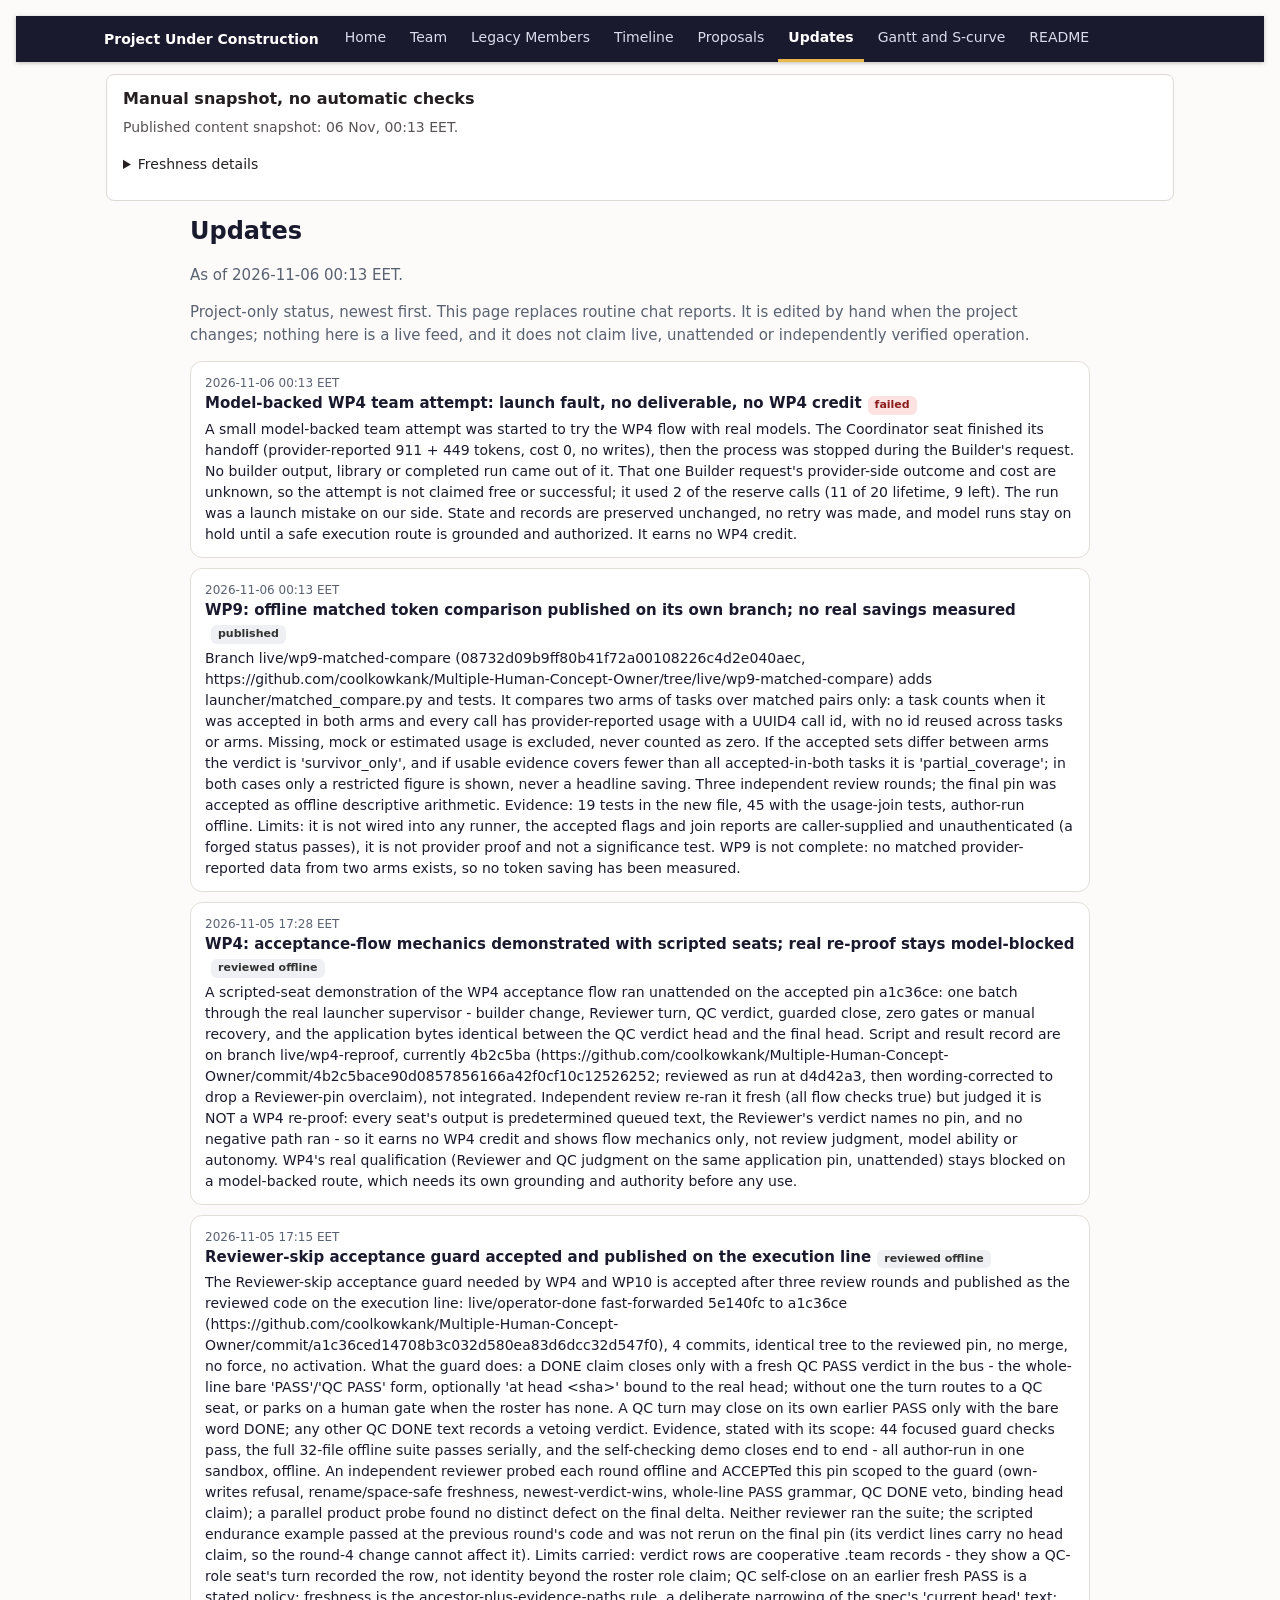
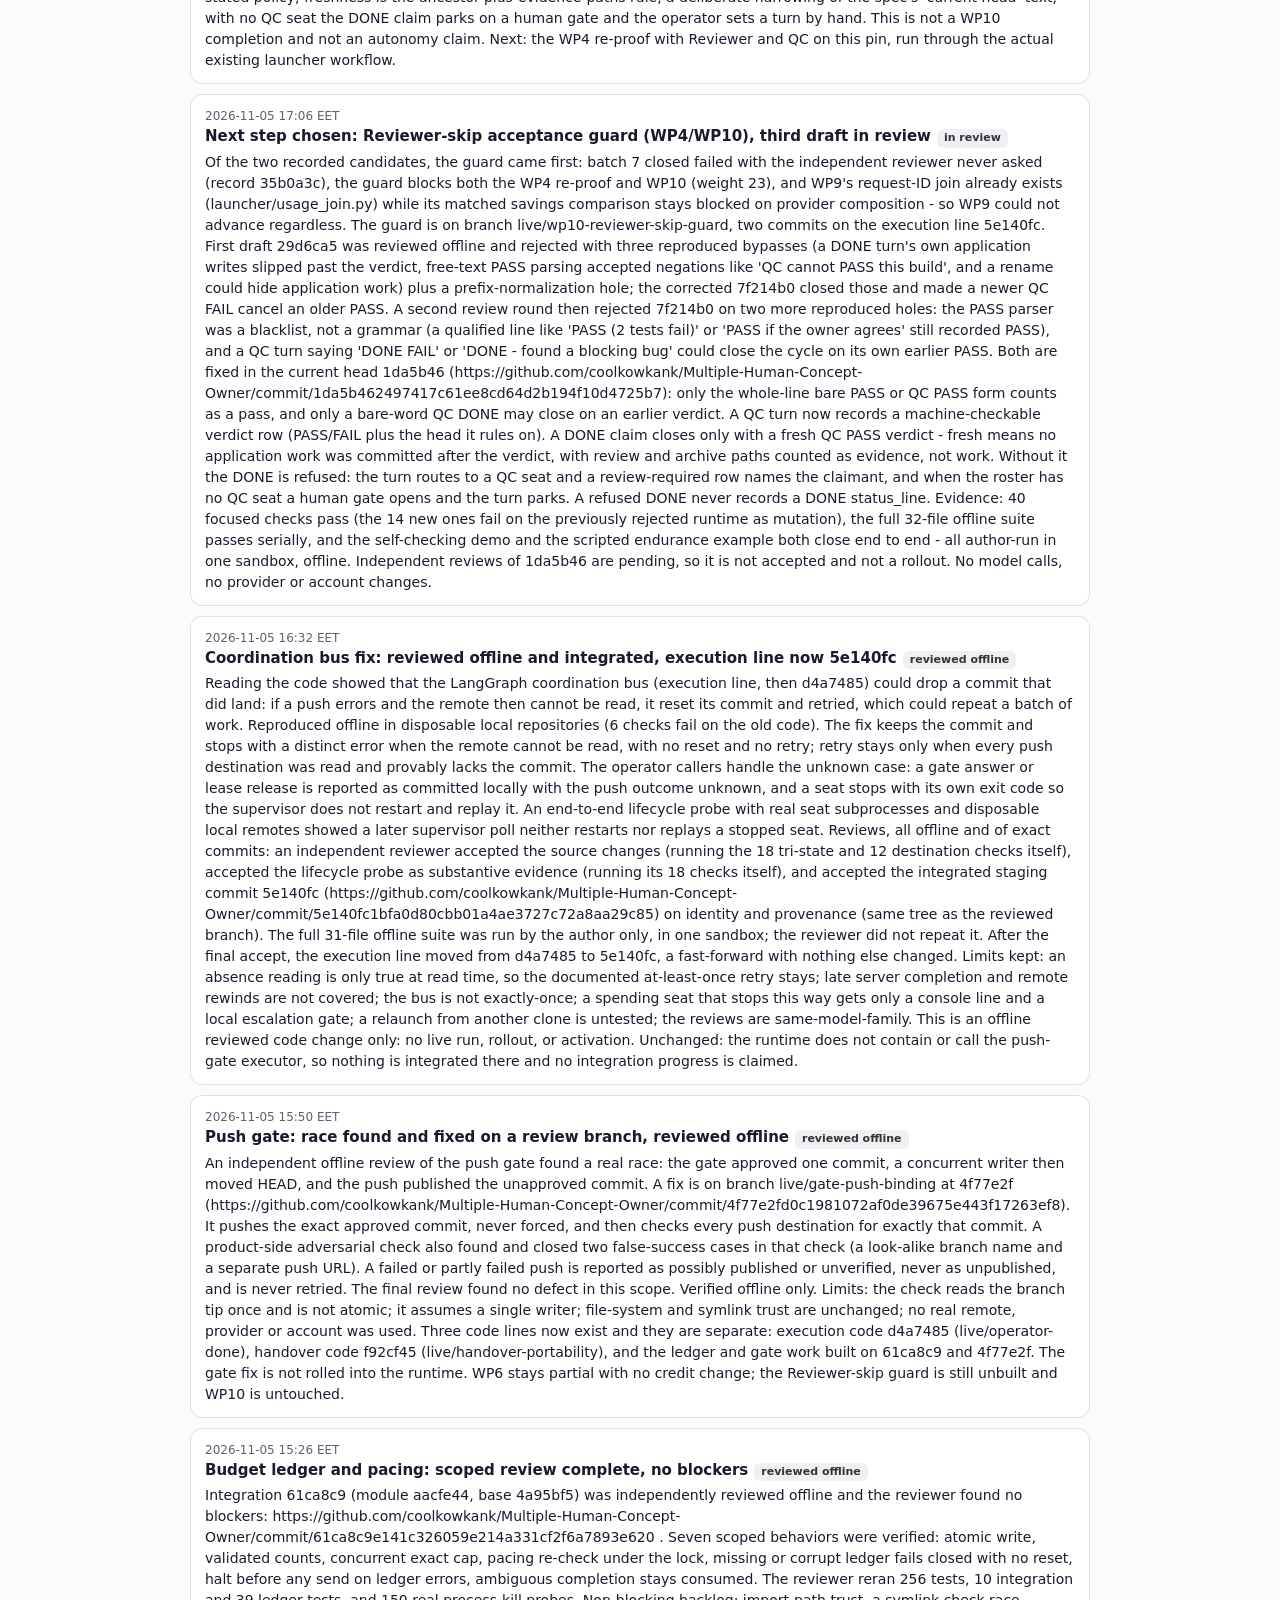
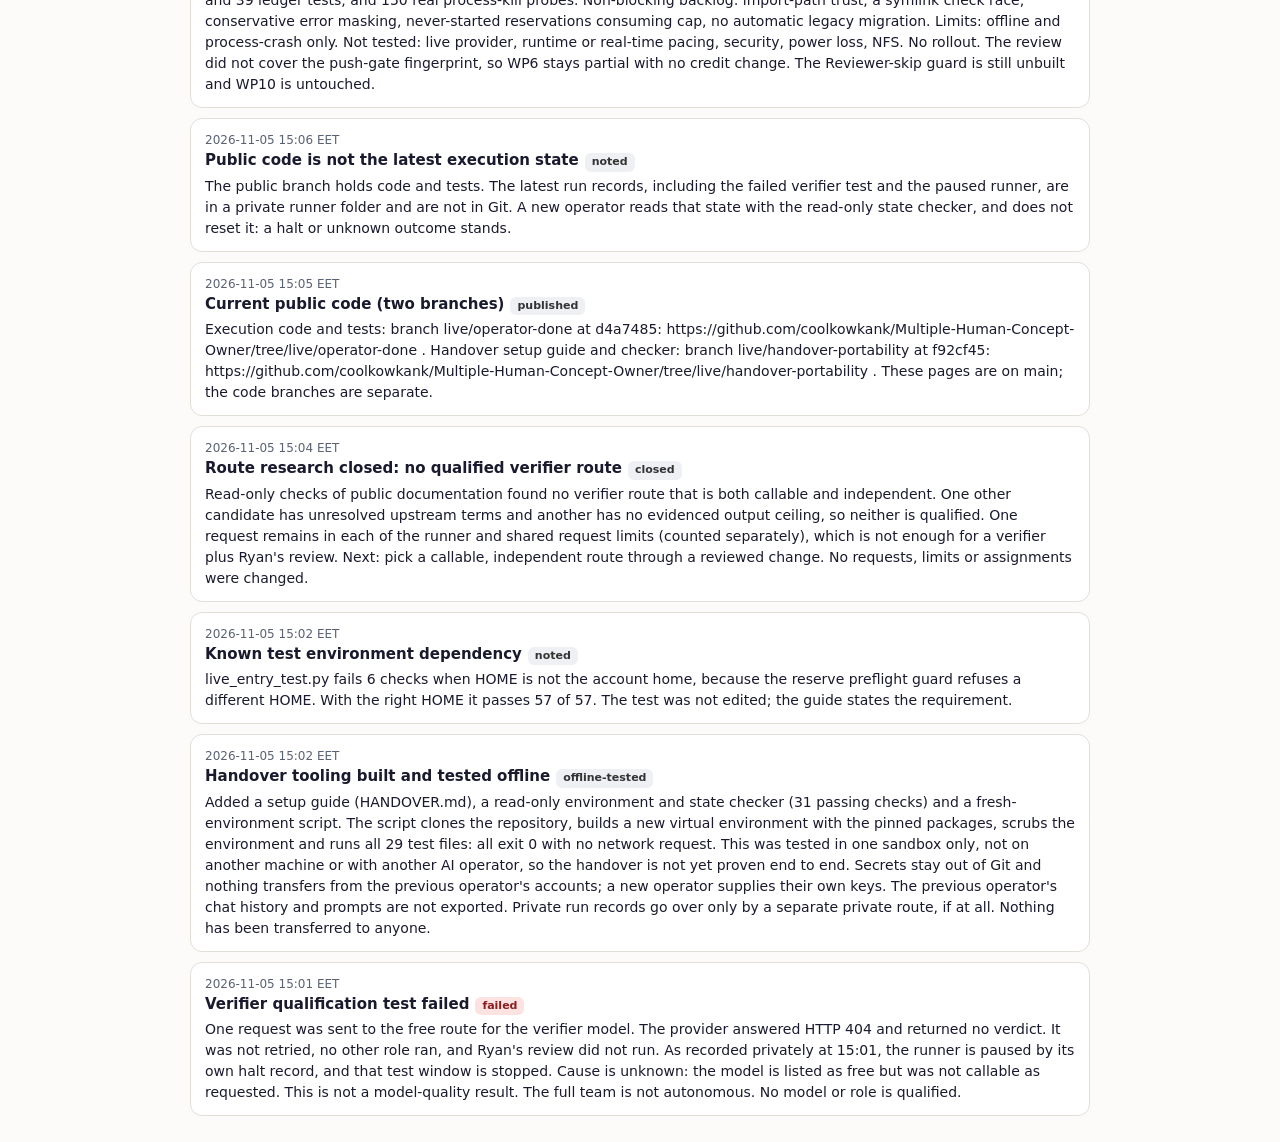
<file: docs/progress/updates/index.html>
<!doctype html><html lang="en"><head><meta charset="utf-8"><meta name="viewport" content="width=device-width,initial-scale=1">
<title>Updates</title>
<style>
:root{--ink:#1a1a2e;--mut:#5a6272;--hair:#e2dfd8}
*{box-sizing:border-box}body{font:15px/1.5 system-ui,sans-serif;margin:0;padding:16px;background:#fcfbf9;color:var(--ink)}
main{max-width:900px;margin:0 auto}h1{font-size:24px;margin:0 0 4px}.mut{color:var(--mut)}
.card{background:#fff;border:1px solid var(--hair);border-radius:12px;padding:12px 14px;margin:0 0 10px}
.t{font-weight:700}.row{font-size:14px;margin-top:4px}.when{font-size:12px;color:var(--mut)}
.tag{display:inline-block;font-size:11px;font-weight:700;border-radius:6px;padding:1px 7px;margin-left:6px;background:#eef0f4;color:#333}
.failed{background:#fde2e2;color:#8a1c1c}.paused{background:#fff3d6;color:#7a5200}.ready{background:#dff3e3;color:#17612b}
</style><link rel="stylesheet" href="../nav.css"><script src="../nav.js"></script></head><body><main>
<h1>Updates</h1>
<p class="mut" id="asof"></p><p class="mut" id="note"></p>
<div id="list"></div>
<script>
var D={"asOf": "2026-11-06T00:13", "note": "Project-only status, newest first. This page replaces routine chat reports. It is edited by hand when the project changes; nothing here is a live feed, and it does not claim live, unattended or independently verified operation.", "items": [{"at": "2026-11-05T17:28", "status": "reviewed offline", "title": "WP4: acceptance-flow mechanics demonstrated with scripted seats; real re-proof stays model-blocked", "body": "A scripted-seat demonstration of the WP4 acceptance flow ran unattended on the accepted pin a1c36ce: one batch through the real launcher supervisor - builder change, Reviewer turn, QC verdict, guarded close, zero gates or manual recovery, and the application bytes identical between the QC verdict head and the final head. Script and result record are on branch live/wp4-reproof, currently 4b2c5ba (https://github.com/coolkowkank/Multiple-Human-Concept-Owner/commit/4b2c5bace90d0857856166a42f0cf10c12526252; reviewed as run at d4d42a3, then wording-corrected to drop a Reviewer-pin overclaim), not integrated. Independent review re-ran it fresh (all flow checks true) but judged it is NOT a WP4 re-proof: every seat's output is predetermined queued text, the Reviewer's verdict names no pin, and no negative path ran - so it earns no WP4 credit and shows flow mechanics only, not review judgment, model ability or autonomy. WP4's real qualification (Reviewer and QC judgment on the same application pin, unattended) stays blocked on a model-backed route, which needs its own grounding and authority before any use."}, {"at": "2026-11-05T17:15", "title": "Reviewer-skip acceptance guard accepted and published on the execution line", "body": "The Reviewer-skip acceptance guard needed by WP4 and WP10 is accepted after three review rounds and published as the reviewed code on the execution line: live/operator-done fast-forwarded 5e140fc to a1c36ce (https://github.com/coolkowkank/Multiple-Human-Concept-Owner/commit/a1c36ced14708b3c032d580ea83d6dcc32d547f0), 4 commits, identical tree to the reviewed pin, no merge, no force, no activation. What the guard does: a DONE claim closes only with a fresh QC PASS verdict in the bus - the whole-line bare 'PASS'/'QC PASS' form, optionally 'at head <sha>' bound to the real head; without one the turn routes to a QC seat, or parks on a human gate when the roster has none. A QC turn may close on its own earlier PASS only with the bare word DONE; any other QC DONE text records a vetoing verdict. Evidence, stated with its scope: 44 focused guard checks pass, the full 32-file offline suite passes serially, and the self-checking demo closes end to end - all author-run in one sandbox, offline. An independent reviewer probed each round offline and ACCEPTed this pin scoped to the guard (own-writes refusal, rename/space-safe freshness, newest-verdict-wins, whole-line PASS grammar, QC DONE veto, binding head claim); a parallel product probe found no distinct defect on the final delta. Neither reviewer ran the suite; the scripted endurance example passed at the previous round's code and was not rerun on the final pin (its verdict lines carry no head claim, so the round-4 change cannot affect it). Limits carried: verdict rows are cooperative .team records - they show a QC-role seat's turn recorded the row, not identity beyond the roster role claim; QC self-close on an earlier fresh PASS is a stated policy; freshness is the ancestor-plus-evidence-paths rule, a deliberate narrowing of the spec's 'current head' text; with no QC seat the DONE claim parks on a human gate and the operator sets a turn by hand. This is not a WP10 completion and not an autonomy claim. Next: the WP4 re-proof with Reviewer and QC on this pin, run through the actual existing launcher workflow.", "status": "reviewed offline"}, {"at": "2026-11-05T17:06", "title": "Next step chosen: Reviewer-skip acceptance guard (WP4/WP10), third draft in review", "status": "in review", "body": "Of the two recorded candidates, the guard came first: batch 7 closed failed with the independent reviewer never asked (record 35b0a3c), the guard blocks both the WP4 re-proof and WP10 (weight 23), and WP9's request-ID join already exists (launcher/usage_join.py) while its matched savings comparison stays blocked on provider composition - so WP9 could not advance regardless. The guard is on branch live/wp10-reviewer-skip-guard, two commits on the execution line 5e140fc. First draft 29d6ca5 was reviewed offline and rejected with three reproduced bypasses (a DONE turn's own application writes slipped past the verdict, free-text PASS parsing accepted negations like 'QC cannot PASS this build', and a rename could hide application work) plus a prefix-normalization hole; the corrected 7f214b0 closed those and made a newer QC FAIL cancel an older PASS. A second review round then rejected 7f214b0 on two more reproduced holes: the PASS parser was a blacklist, not a grammar (a qualified line like 'PASS (2 tests fail)' or 'PASS if the owner agrees' still recorded PASS), and a QC turn saying 'DONE FAIL' or 'DONE - found a blocking bug' could close the cycle on its own earlier PASS. Both are fixed in the current head 1da5b46 (https://github.com/coolkowkank/Multiple-Human-Concept-Owner/commit/1da5b462497417c61ee8cd64d2b194f10d4725b7): only the whole-line bare PASS or QC PASS form counts as a pass, and only a bare-word QC DONE may close on an earlier verdict. A QC turn now records a machine-checkable verdict row (PASS/FAIL plus the head it rules on). A DONE claim closes only with a fresh QC PASS verdict - fresh means no application work was committed after the verdict, with review and archive paths counted as evidence, not work. Without it the DONE is refused: the turn routes to a QC seat and a review-required row names the claimant, and when the roster has no QC seat a human gate opens and the turn parks. A refused DONE never records a DONE status_line. Evidence: 40 focused checks pass (the 14 new ones fail on the previously rejected runtime as mutation), the full 32-file offline suite passes serially, and the self-checking demo and the scripted endurance example both close end to end - all author-run in one sandbox, offline. Independent reviews of 1da5b46 are pending, so it is not accepted and not a rollout. No model calls, no provider or account changes."}, {"at": "2026-11-05T16:32", "title": "Coordination bus fix: reviewed offline and integrated, execution line now 5e140fc", "status": "reviewed offline", "body": "Reading the code showed that the LangGraph coordination bus (execution line, then d4a7485) could drop a commit that did land: if a push errors and the remote then cannot be read, it reset its commit and retried, which could repeat a batch of work. Reproduced offline in disposable local repositories (6 checks fail on the old code). The fix keeps the commit and stops with a distinct error when the remote cannot be read, with no reset and no retry; retry stays only when every push destination was read and provably lacks the commit. The operator callers handle the unknown case: a gate answer or lease release is reported as committed locally with the push outcome unknown, and a seat stops with its own exit code so the supervisor does not restart and replay it. An end-to-end lifecycle probe with real seat subprocesses and disposable local remotes showed a later supervisor poll neither restarts nor replays a stopped seat. Reviews, all offline and of exact commits: an independent reviewer accepted the source changes (running the 18 tri-state and 12 destination checks itself), accepted the lifecycle probe as substantive evidence (running its 18 checks itself), and accepted the integrated staging commit 5e140fc (https://github.com/coolkowkank/Multiple-Human-Concept-Owner/commit/5e140fc1bfa0d80cbb01a4ae3727c72a8aa29c85) on identity and provenance (same tree as the reviewed branch). The full 31-file offline suite was run by the author only, in one sandbox; the reviewer did not repeat it. After the final accept, the execution line moved from d4a7485 to 5e140fc, a fast-forward with nothing else changed. Limits kept: an absence reading is only true at read time, so the documented at-least-once retry stays; late server completion and remote rewinds are not covered; the bus is not exactly-once; a spending seat that stops this way gets only a console line and a local escalation gate; a relaunch from another clone is untested; the reviews are same-model-family. This is an offline reviewed code change only: no live run, rollout, or activation. Unchanged: the runtime does not contain or call the push-gate executor, so nothing is integrated there and no integration progress is claimed."}, {"at": "2026-11-05T15:50", "title": "Push gate: race found and fixed on a review branch, reviewed offline", "status": "reviewed offline", "body": "An independent offline review of the push gate found a real race: the gate approved one commit, a concurrent writer then moved HEAD, and the push published the unapproved commit. A fix is on branch live/gate-push-binding at 4f77e2f (https://github.com/coolkowkank/Multiple-Human-Concept-Owner/commit/4f77e2fd0c1981072af0de39675e443f17263ef8). It pushes the exact approved commit, never forced, and then checks every push destination for exactly that commit. A product-side adversarial check also found and closed two false-success cases in that check (a look-alike branch name and a separate push URL). A failed or partly failed push is reported as possibly published or unverified, never as unpublished, and is never retried. The final review found no defect in this scope. Verified offline only. Limits: the check reads the branch tip once and is not atomic; it assumes a single writer; file-system and symlink trust are unchanged; no real remote, provider or account was used. Three code lines now exist and they are separate: execution code d4a7485 (live/operator-done), handover code f92cf45 (live/handover-portability), and the ledger and gate work built on 61ca8c9 and 4f77e2f. The gate fix is not rolled into the runtime. WP6 stays partial with no credit change; the Reviewer-skip guard is still unbuilt and WP10 is untouched."}, {"at": "2026-11-05T15:26", "title": "Budget ledger and pacing: scoped review complete, no blockers", "status": "reviewed offline", "body": "Integration 61ca8c9 (module aacfe44, base 4a95bf5) was independently reviewed offline and the reviewer found no blockers: https://github.com/coolkowkank/Multiple-Human-Concept-Owner/commit/61ca8c9e141c326059e214a331cf2f6a7893e620 . Seven scoped behaviors were verified: atomic write, validated counts, concurrent exact cap, pacing re-check under the lock, missing or corrupt ledger fails closed with no reset, halt before any send on ledger errors, ambiguous completion stays consumed. The reviewer reran 256 tests, 10 integration and 39 ledger tests, and 150 real process-kill probes. Non-blocking backlog: import-path trust, a symlink check race, conservative error masking, never-started reservations consuming cap, no automatic legacy migration. Limits: offline and process-crash only. Not tested: live provider, runtime or real-time pacing, security, power loss, NFS. No rollout. The review did not cover the push-gate fingerprint, so WP6 stays partial with no credit change. The Reviewer-skip guard is still unbuilt and WP10 is untouched."}, {"at": "2026-11-05T15:01", "title": "Verifier qualification test failed", "status": "failed", "body": "One request was sent to the free route for the verifier model. The provider answered HTTP 404 and returned no verdict. It was not retried, no other role ran, and Ryan's review did not run. As recorded privately at 15:01, the runner is paused by its own halt record, and that test window is stopped. Cause is unknown: the model is listed as free but was not callable as requested. This is not a model-quality result. The full team is not autonomous. No model or role is qualified."}, {"at": "2026-11-05T15:04", "title": "Route research closed: no qualified verifier route", "status": "closed", "body": "Read-only checks of public documentation found no verifier route that is both callable and independent. One other candidate has unresolved upstream terms and another has no evidenced output ceiling, so neither is qualified. One request remains in each of the runner and shared request limits (counted separately), which is not enough for a verifier plus Ryan's review. Next: pick a callable, independent route through a reviewed change. No requests, limits or assignments were changed."}, {"at": "2026-11-05T15:02", "title": "Handover tooling built and tested offline", "status": "offline-tested", "body": "Added a setup guide (HANDOVER.md), a read-only environment and state checker (31 passing checks) and a fresh-environment script. The script clones the repository, builds a new virtual environment with the pinned packages, scrubs the environment and runs all 29 test files: all exit 0 with no network request. This was tested in one sandbox only, not on another machine or with another AI operator, so the handover is not yet proven end to end. Secrets stay out of Git and nothing transfers from the previous operator's accounts; a new operator supplies their own keys. The previous operator's chat history and prompts are not exported. Private run records go over only by a separate private route, if at all. Nothing has been transferred to anyone."}, {"at": "2026-11-05T15:02", "title": "Known test environment dependency", "status": "noted", "body": "live_entry_test.py fails 6 checks when HOME is not the account home, because the reserve preflight guard refuses a different HOME. With the right HOME it passes 57 of 57. The test was not edited; the guide states the requirement."}, {"at": "2026-11-05T15:05", "title": "Current public code (two branches)", "status": "published", "body": "Execution code and tests: branch live/operator-done at d4a7485: https://github.com/coolkowkank/Multiple-Human-Concept-Owner/tree/live/operator-done . Handover setup guide and checker: branch live/handover-portability at f92cf45: https://github.com/coolkowkank/Multiple-Human-Concept-Owner/tree/live/handover-portability . These pages are on main; the code branches are separate."}, {"at": "2026-11-05T15:06", "title": "Public code is not the latest execution state", "status": "noted", "body": "The public branch holds code and tests. The latest run records, including the failed verifier test and the paused runner, are in a private runner folder and are not in Git. A new operator reads that state with the read-only state checker, and does not reset it: a halt or unknown outcome stands."}, {"at": "2026-11-06T00:13", "status": "published", "title": "WP9: offline matched token comparison published on its own branch; no real savings measured", "body": "Branch live/wp9-matched-compare (08732d09b9ff80b41f72a00108226c4d2e040aec, https://github.com/coolkowkank/Multiple-Human-Concept-Owner/tree/live/wp9-matched-compare) adds launcher/matched_compare.py and tests. It compares two arms of tasks over matched pairs only: a task counts when it was accepted in both arms and every call has provider-reported usage with a UUID4 call id, with no id reused across tasks or arms. Missing, mock or estimated usage is excluded, never counted as zero. If the accepted sets differ between arms the verdict is 'survivor_only', and if usable evidence covers fewer than all accepted-in-both tasks it is 'partial_coverage'; in both cases only a restricted figure is shown, never a headline saving. Three independent review rounds; the final pin was accepted as offline descriptive arithmetic. Evidence: 19 tests in the new file, 45 with the usage-join tests, author-run offline. Limits: it is not wired into any runner, the accepted flags and join reports are caller-supplied and unauthenticated (a forged status passes), it is not provider proof and not a significance test. WP9 is not complete: no matched provider-reported data from two arms exists, so no token saving has been measured."}, {"at": "2026-11-06T00:13", "status": "failed", "title": "Model-backed WP4 team attempt: launch fault, no deliverable, no WP4 credit", "body": "A small model-backed team attempt was started to try the WP4 flow with real models. The Coordinator seat finished its handoff (provider-reported 911 + 449 tokens, cost 0, no writes), then the process was stopped during the Builder's request. No builder output, library or completed run came out of it. That one Builder request's provider-side outcome and cost are unknown, so the attempt is not claimed free or successful; it used 2 of the reserve calls (11 of 20 lifetime, 9 left). The run was a launch mistake on our side. State and records are preserved unchanged, no retry was made, and model runs stay on hold until a safe execution route is grounded and authorized. It earns no WP4 credit."}]};
function esc(s){return String(s).replace(/[&<>"]/g,function(c){return {'&':'&amp;','<':'&lt;','>':'&gt;','"':'&quot;'}[c]})}
document.getElementById('asof').textContent='As of '+D.asOf.replace('T',' ')+' EET.';
document.getElementById('note').textContent=D.note;
function cls(s){return s==='failed'?'failed':s==='paused'?'paused':s.indexOf('ready')==0?'ready':''}
document.getElementById('list').innerHTML=D.items.slice().sort(function(a,b){return a.at<b.at?1:-1}).map(function(i){return '<div class="card"><div class="when">'+esc(i.at.replace('T',' '))+' EET</div><div class="t">'+esc(i.title)+'<span class="tag '+cls(i.status)+'">'+esc(i.status)+'</span></div><div class="row">'+esc(i.body)+'</div></div>'}).join('');
</script></main></body></html>
</file>
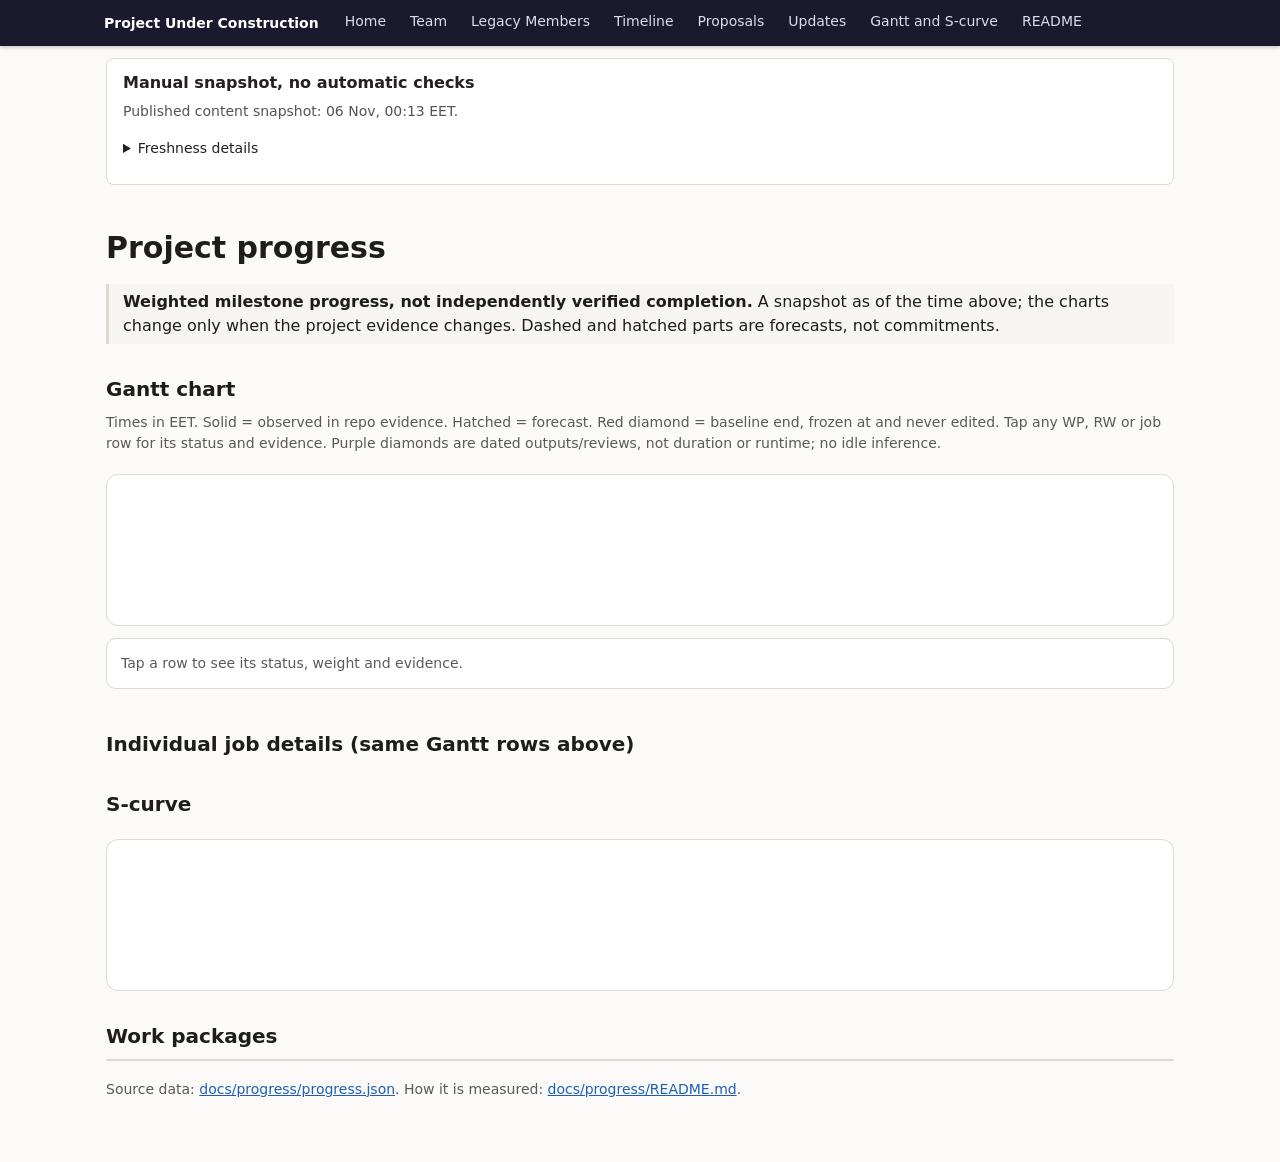
<file: docs/progress/charts/template.html>
<!doctype html>
<html lang="en"><head><meta charset="utf-8"><meta name="viewport" content="width=device-width,initial-scale=1">
<title>Project progress: Gantt chart and S-curve</title>
<style>
:root{--ink:#1f1c1b;--ink2:#5d5855;--hair:#ddd9d3}*{box-sizing:border-box}
body{margin:0;background:#fbfaf8;color:var(--ink);font:16px/1.5 system-ui,-apple-system,"Segoe UI",sans-serif}
main{max-width:1100px;margin:0 auto;padding:28px 16px 56px}h1{font-size:30px;margin:0 0 4px}h2{font-size:20px;margin:30px 0 8px}
p{margin:6px 0}.mut{color:var(--ink2);font-size:14px}a{color:#1d5fb8}
.callout{border-left:3px solid var(--hair);padding:6px 14px;margin:14px 0;background:#f6f5f2}
.scroll{overflow-x:auto;border:1px solid var(--hair);border-radius:12px;background:#fff;-webkit-overflow-scrolling:touch}
svg{display:block;max-width:100%}.row{cursor:pointer}.row:focus{outline:none}.row:focus .rowbg,.row.sel .rowbg{fill:#f1efea}
.lab{font-size:12px;fill:#1f1c1b}.tick{font-size:11px;fill:#5d5855}
.legend{display:flex;flex-wrap:wrap;gap:6px 16px;margin:10px 0;font-size:13px;color:var(--ink2)}.legend i{display:inline-block;width:14px;height:10px;margin-right:6px;vertical-align:middle}
.detail{margin-top:12px;border:1px solid var(--hair);border-radius:10px;padding:10px 14px;background:#fff}
.detail p{margin:4px 0;overflow-wrap:anywhere}.people div{min-width:0;overflow-wrap:anywhere}.t{font-weight:600}
.people{display:grid;gap:6px;margin-top:10px;font-size:14px}.people div{display:flex;align-items:center;gap:8px}.people img{width:26px;height:26px;border-radius:50%}
table{border-collapse:collapse;font-size:14px;width:100%}td,th{padding:6px 8px;border-bottom:1px solid #eee;text-align:left;vertical-align:top}
@media(max-width:700px){#ctbl,#ctbl tbody,#ctbl tr,#ctbl td{display:block;width:100%}#ctbl tr:first-child{display:none}#ctbl tr{border:1px solid #e2dfd8;border-radius:10px;margin:0 0 8px;padding:6px 10px;background:#fff}#ctbl td{border:0;padding:2px 0}#ctbl td:first-child{font-weight:700}#ctbl td[data-l]:not(:first-child)::before{content:attr(data-l)": ";color:#5a6272;font-size:12px}}
</style><link rel="stylesheet" href="../nav.css"><script src="../nav.js"></script></head><body><main>
<h1>Project progress</h1>
<p class="mut" id="asof"></p>
<div class="callout"><b>Weighted milestone progress, not independently verified completion.</b> <span id="rules"></span> A snapshot as of the time above; the charts change only when the project evidence changes. Dashed and hatched parts are forecasts, not commitments.</div>
<h2>Gantt chart</h2>
<p class="mut">Times in EET. Solid = observed in repo evidence. Hatched = forecast. Red diamond = baseline end, frozen at <span id="bset"></span> and never edited. Tap any WP, RW or job row for its status and evidence. Purple diamonds are dated outputs/reviews, not duration or runtime; no idle inference.</p>
<div class="legend" id="glegend"></div>
<div class="scroll"><svg id="gantt" role="img" aria-label="Gantt chart"></svg></div>
<div class="detail" id="detail" aria-live="polite"><p class="mut">Tap a row to see its status, weight and evidence.</p></div>
<div class="people" id="people"></div>
<h2 id="rtitle"></h2><p class="mut" id="rnote"></p><div id="researchRows"></div>
<h2>Individual job details (same Gantt rows above)</h2><div id="jobdetails"></div>
<h2>S-curve</h2>
<p class="mut" id="sinfo"></p>
<div class="legend" id="slegend"></div>
<div class="scroll"><svg id="scurve" role="img" aria-label="Progress S-curve"></svg></div>
<h2>Work packages</h2>
<div class="scroll"><table id="tbl"></table></div>
<p class="mut" style="margin-top:18px">Source data: <a href="https://github.com/coolkowkank/Multiple-Human-Concept-Owner/blob/main/docs/progress/progress.json">docs/progress/progress.json</a>. How it is measured: <a href="https://github.com/coolkowkank/Multiple-Human-Concept-Owner/blob/main/docs/progress/README.md">docs/progress/README.md</a>.</p>
</main>
<script>
const D=__DATA__;
const NS='http://www.w3.org/2000/svg',P=D.packages,asof=new Date(D.as_of.slice(0,16)+':00Z');
const T=s=>new Date(s.slice(0,16)+':00Z'); // wall-clock EET treated as UTC for layout only
const CRED={verified:1,partial:.5},COL={verified:'#2e7d32',partial:'#f9a825',in_progress:'#1565c0',not_started:'#9e9e9e'},LAB={verified:'Milestone done',partial:'Partial (50%)',in_progress:'In progress',not_started:'Not started'};
const x0=new Date('2026-11-03T12:00:00Z'),x1=new Date('2026-11-05T15:00:00Z');
const $=id=>document.getElementById(id),el=(t,a,x)=>{const n=document.createElementNS(NS,t);for(const k in a)n.setAttribute(k,a[k]);if(x!=null)n.textContent=x;return n};
const fmt=d=>d.toISOString().slice(5,10).replace('-','/')+' '+d.toISOString().slice(11,16);
const hhmm=s=>s.slice(11,16);
$('asof').textContent='As of '+D.as_of.slice(0,10)+' '+hhmm(D.as_of)+' EET. Score '+(()=>{let c=0;P.forEach(p=>c+=p.weight*(CRED[p.status]||0));return c.toFixed(1)})()+'%.';
$('rules').textContent=D.rules;$('bset').textContent=D.baseline.set_at.slice(11,16);
function leg(host,items){host.textContent='';items.forEach(([c,l,h])=>{const s=document.createElement('span');const i=document.createElement('i');i.style.background=h?'repeating-linear-gradient(45deg,#fff 0 2px,#555 2px 3px)':c;if(h)i.style.border='1px dashed #555';s.appendChild(i);s.appendChild(document.createTextNode(l));host.appendChild(s)})}
leg($('glegend'),Object.keys(COL).map(k=>[COL[k],LAB[k]]).concat([['#fff','Forecast (not a commitment)',1],['#5b4f9a','RW/job output or review marker (not duration)']]));
// Gantt, unified rows; P remains WP-only for weighted credit
const G=P.concat((D.research?.rows||[]).map(r=>({...r,row_type:'research'})),(D.jobs||[]).map(r=>({...r,row_type:'job'})));
const M=innerWidth<600,LW=M?92:350,RW=M?36:130,W=M?Math.max(330,innerWidth-34):1068,H=50+G.length*36+30,pxw=W-LW-RW;
const X=d=>LW+(d-x0)/(x1-x0)*pxw;
const g=$('gantt');g.setAttribute('width',W);g.setAttribute('height',H);g.setAttribute('viewBox',`0 0 ${W} ${H}`);
for(let d=new Date(x0);d<=x1;d=new Date(+d+6*3600e3)){if(d.getUTCHours()%(M?12:6))continue;g.appendChild(el('line',{x1:X(d),x2:X(d),y1:30,y2:H-24,stroke:'#e5e2dc'}));g.appendChild(el('text',{x:X(d),y:H-8,'text-anchor':'middle','class':'tick'},(M?d.toISOString().slice(8,10)+'/'+d.toISOString().slice(11,13)+'h':d.toISOString().slice(5,10).replace('-','/')+' '+d.toISOString().slice(11,16))))}
const defs=el('defs',{}),pat=el('pattern',{id:'h',width:6,height:6,patternUnits:'userSpaceOnUse',patternTransform:'rotate(45)'});pat.appendChild(el('rect',{width:6,height:6,fill:'#fff'}));pat.appendChild(el('line',{x1:0,y1:0,x2:0,y2:6,stroke:'#777','stroke-width':1.5}));defs.appendChild(pat);g.appendChild(defs);
const people=D.people||{};
G.forEach((p,i)=>{const y=40+i*36,gr=el('g',{'class':'row',tabindex:0,role:'button','aria-label':p.id+' '+p.name});
 gr.appendChild(el('rect',{'class':'rowbg',x:0,y:y-4,width:W,height:34,fill:'transparent'}));
 gr.appendChild(el('text',{x:8,y:y+16,'class':'lab'},(()=>{if(M)return p.id+' '+p.name.replace(/^(Builder|Researcher|Independent|Push|Team|Blueprint|Groq|Requesty|Lower-token|First)\b/,'$1').slice(0,9)+'\u2026';const t=p.id+'  '+p.name,w=p.weight?' ('+p.weight+'%)':'';return (t.length>46?t.slice(0,45)+'\u2026':t)+w})()));
 if(p.row_type){(p.markers||[]).forEach(m=>{const xx=X(T(m.at)),yy=y+12;gr.appendChild(el('path',{d:`M${xx} ${yy-5} L${xx+5} ${yy} L${xx} ${yy+5} L${xx-5} ${yy} Z`,fill:'#5b4f9a'}))});if(!p.markers?.length)gr.appendChild(el('text',{x:W-RW-6,y:y+16,'text-anchor':'end','class':'tick'},'No dated output'));gr.onclick=()=>pick(p,gr);gr.onkeydown=e=>{if(e.key==='Enter')pick(p,gr)};g.appendChild(gr);return;}
 const s=T(p.start);
 if(p.status==='verified'||p.status==='partial'){const e=T(p.end);gr.appendChild(el('rect',{x:X(s),y:y+2,width:Math.max(X(e)-X(s),3),height:20,fill:COL[p.status]}))}
 else if(p.status==='in_progress'){gr.appendChild(el('rect',{x:X(s),y:y+2,width:Math.max(X(asof)-X(s),3),height:20,fill:COL.in_progress}))}
 if(p.forecast_end){let fs=p.status==='not_started'?s:asof;if(p.status==='verified'||p.status==='partial')fs=T(p.end);const fe=T(p.forecast_end);gr.appendChild(el('rect',{x:X(fs),y:y+2,width:Math.max(X(fe)-X(fs),3),height:20,fill:'url(#h)',stroke:'#555','stroke-dasharray':'4 3'}))}
 if(p.baseline_end){const bx=X(T(p.baseline_end)),by=y+12;gr.appendChild(el('path',{d:`M${bx} ${by-6} L${bx+6} ${by} L${bx} ${by+6} L${bx-6} ${by} Z`,fill:'#c62828'}))}
 let k=0;(p.pic||[]).forEach(id=>{if(people[id]){const im=el('image',{href:'../'+people[id].icon,x:W-RW+(M?4:8),y:y-1,width:26,height:26});gr.appendChild(im)}});
 (M?[]:(p.contributors||[])).forEach((id,j)=>{if(people[id])gr.appendChild(el('image',{href:'../'+people[id].icon,x:W-RW+40+j*18,y:y+5,width:16,height:16}))});
 gr.onclick=()=>pick(p,gr);gr.onkeydown=e=>{if(e.key==='Enter'||e.key===' '){e.preventDefault();pick(p,gr)}};g.appendChild(gr)});
g.appendChild(el('line',{x1:X(asof),x2:X(asof),y1:30,y2:H-24,stroke:'#c62828','stroke-width':1.5}));g.appendChild(el('text',{x:X(asof)+4,y:26,'class':'tick',fill:'#c62828'},'as of '+hhmm(D.as_of)));
g.appendChild(el('text',{x:W-RW+8,y:26,'class':'tick'},M?'Own':'Owner + team'));
function pick(p,gr){document.querySelectorAll('.row.sel').forEach(r=>r.classList.remove('sel'));gr.classList.add('sel');const d=$('detail');d.textContent='';
 const a=document.createElement('p');a.className='t';a.textContent=p.id+'  '+p.name;d.appendChild(a);
 if(p.row_type){const z=document.createElement('p');z.textContent='Owner: '+p.owner+'. State: '+p.state+'. '+p.evidence;d.appendChild(z);const q=document.createElement('p');q.textContent='Dependencies: '+p.dependencies+' Related: '+p.links_to+'. Dates: '+(p.markers||[]).map(m=>m.at.slice(11,16)+' '+m.label).join('; ')+'. No extra credit or inferred duration.';d.appendChild(q);return;}
 const b=document.createElement('p');b.className='mut';b.textContent=LAB[p.status]+'. Weight '+p.weight+'%. Credit '+(p.weight*(CRED[p.status]||0)).toFixed(1)+'%.'+(p.baseline_end?' Baseline end '+fmt(T(p.baseline_end))+' EET.':'')+(p.forecast_end?' Forecast end '+fmt(T(p.forecast_end))+' EET (a guess).':'');d.appendChild(b);
 const c=document.createElement('p');c.textContent=p.evidence;d.appendChild(c)}
$('people').textContent='';Object.values(people).forEach(v=>{const r=document.createElement('div');const im=document.createElement('img');im.src='../'+v.icon;im.alt='';r.appendChild(im);r.appendChild(document.createTextNode((v.alias?v.alias+' ('+v.label+'): ':v.label+': ')+v.role));$('people').appendChild(r)});
const pn=document.createElement('p');pn.className='mut';pn.textContent=D.pic_note||'';$('people').appendChild(pn);
// S-curve
const ev=P.filter(p=>CRED[p.status]).flatMap(p=>(p.credit_history||[{at:p.credit_at,credit:p.weight*CRED[p.status]}]).map(e=>[T(e.at),e.credit])).sort((a,b)=>a[0]-b[0]);
let c=0;const A=[[x0,0]];ev.forEach(([t,w])=>{A.push([t,c]);c+=w;A.push([t,c])});A.push([asof,c]);const actual=c;
const rem=P.filter(p=>p.weight*(CRED[p.status]||0)<p.weight&&p.forecast_end).map(p=>[T(p.forecast_end),p.weight-p.weight*(CRED[p.status]||0)]).sort((a,b)=>a[0]-b[0]);
let c2=actual;const F=[[asof,actual]];rem.forEach(([t,w])=>{F.push([t,c2]);c2+=w;F.push([t,c2])});
const B=D.baseline;let cb=B.start_pct;const Bl=[[T(B.set_at),cb]];B.steps.map(s=>[T(s[0]),s[1]]).sort((a,b)=>a[0]-b[0]).forEach(([t,w])=>{Bl.push([t,cb]);cb+=w;Bl.push([t,cb])});
const SW=M?Math.max(330,innerWidth-34):1000,SH=420,m={l:50,r:20,t:20,b:40},s=$('scurve');s.setAttribute('width',SW);s.setAttribute('height',SH);s.setAttribute('viewBox',`0 0 ${SW} ${SH}`);
const sx=d=>m.l+(d-x0)/(x1-x0)*(SW-m.l-m.r),sy=v=>SH-m.b-v/100*(SH-m.t-m.b);
for(let v=0;v<=100;v+=20){s.appendChild(el('line',{x1:m.l,x2:SW-m.r,y1:sy(v),y2:sy(v),stroke:'#e5e2dc'}));s.appendChild(el('text',{x:m.l-6,y:sy(v)+4,'text-anchor':'end','class':'tick'},v+'%'))}
for(let d=new Date(x0);d<=x1;d=new Date(+d+6*3600e3)){s.appendChild(el('line',{x1:sx(d),x2:sx(d),y1:m.t,y2:SH-m.b,stroke:'#eee'}));s.appendChild(el('text',{x:sx(d),y:SH-m.b+16,'text-anchor':'middle','class':'tick'},(M?d.toISOString().slice(8,10)+'/'+d.toISOString().slice(11,13)+'h':d.toISOString().slice(5,10).replace('-','/')+' '+d.toISOString().slice(11,16))))}
const path=(pts,col,w,dash,op)=>s.appendChild(el('polyline',{points:pts.map(([d,v])=>sx(d).toFixed(1)+','+sy(v).toFixed(1)).join(' '),fill:'none',stroke:col,'stroke-width':w,'stroke-dasharray':dash||'',opacity:op||1}));
path(Bl,'#c62828',4,'',.35);path(F,'#333',2,'6 4');path(A,'#2e7d32',3);
s.appendChild(el('line',{x1:sx(asof),x2:sx(asof),y1:m.t,y2:SH-m.b,stroke:'#c62828'}));s.appendChild(el('circle',{cx:sx(asof),cy:sy(actual),r:5,fill:'#c62828'}));
s.appendChild(el('text',{x:sx(asof)+8,y:sy(actual)-8,'class':'tick'},actual.toFixed(1)+'% at '+hhmm(D.as_of)));
leg($('slegend'),[['#2e7d32','Actual weighted milestone progress, incl. partial credit: '+actual.toFixed(1)+'%'],['rgba(198,40,40,.4)','Baseline forecast, frozen '+B.set_at.slice(11,16)+' (a guess, never edited)'],['#333','Current forecast, updated '+hhmm(D.as_of)]]);
$('sinfo').textContent='No plan existed before '+D.as_of.slice(0,10)+', so there is no planned-versus-actual history and none is invented here.';
// table
const tb=$('tbl');tb.innerHTML='<tr><th>ID</th><th>Package</th><th>Weight</th><th>Status</th><th>Credit</th></tr>';
P.forEach(p=>{const r=tb.insertRow();[p.id,p.name,p.weight+'%',LAB[p.status],(p.weight*(CRED[p.status]||0)).toFixed(1)+'%'].forEach(v=>{r.insertCell().textContent=v})});

// Research cards preserve IDs, source state, dependencies; dates never inferred.
(function(){const R=D.research;if(!R)return;$('rtitle').textContent=R.title;$('rnote').textContent=R.note;R.rows.forEach(r=>{const box=document.createElement('section');box.className='detail';const h=document.createElement('h3');h.textContent=r.id+' '+r.name;box.appendChild(h);for(const [label,text] of [['Owner',r.owner],['Research state',r.state],['Evidence',r.evidence],['Dependencies',r.dependencies],['Related WPs',r.links_to],['Approval',r.approved],['Dates','No start, end or deadline specified. '+(r.markers.length?r.markers.map(m=>m.at.slice(11,16)+' EET '+m.label).join('; '):'No dated output')]]){const p=document.createElement('p');const b=document.createElement('b');b.textContent=label+': ';p.appendChild(b);p.appendChild(document.createTextNode(text));box.appendChild(p)}const a=document.createElement('a');a.href=r.url;a.textContent='Research source';box.appendChild(a);$('researchRows').appendChild(box)});})();

// Job details supplement unified Gantt, not role-only activity rows.
(D.jobs||[]).forEach(r=>{const z=document.createElement('section');z.className='detail';const h=document.createElement('h3');h.textContent=r.id+' '+r.name;z.appendChild(h);const p=document.createElement('p');p.textContent='Owner: '+r.owner+'. State: '+r.state+'. '+r.evidence;z.appendChild(p);$('jobdetails').appendChild(z)});
</script></body></html>
</file>
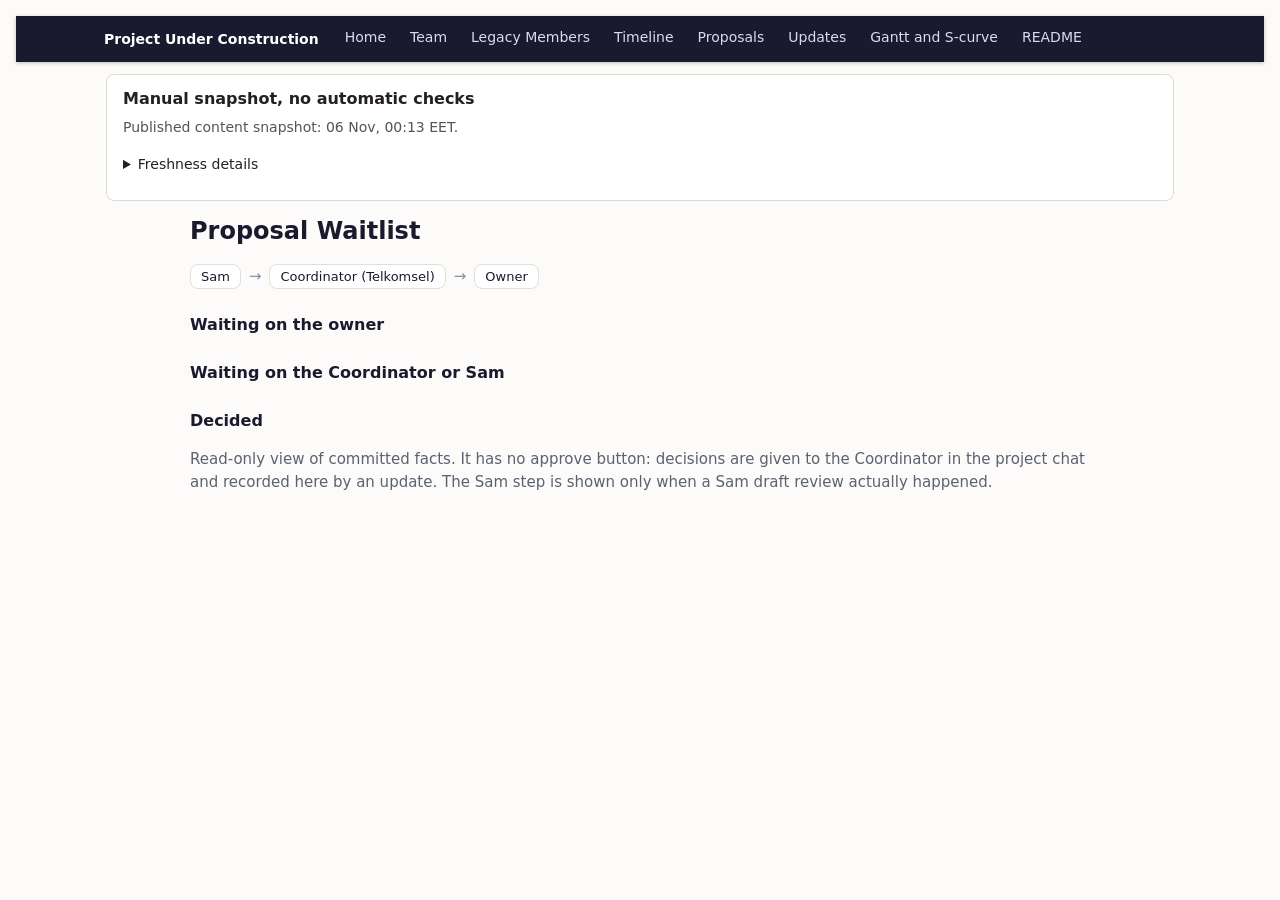
<file: docs/progress/proposals/template.html>
<!doctype html><html lang="en"><head><meta charset="utf-8"><meta name="viewport" content="width=device-width,initial-scale=1">
<title>Proposal Waitlist</title>
<style>
:root{--ink:#1a1a2e;--mut:#5a6272;--hair:#e2dfd8}
*{box-sizing:border-box}body{font:15px/1.5 system-ui,sans-serif;margin:0;padding:16px;background:#fcfbf9;color:var(--ink)}
main{max-width:900px;margin:0 auto}h1{font-size:24px;margin:0 0 4px}h2{font-size:16px;margin:24px 0 8px}
.mut{color:var(--mut)}.card{background:#fff;border:1px solid var(--hair);border-radius:12px;padding:12px 14px;margin:0 0 10px}
.t{font-weight:700}.row{font-size:13px;color:var(--mut);margin-top:4px}.row b{color:var(--ink)}
.tag{display:inline-block;font-size:11px;font-weight:700;border-radius:6px;padding:1px 7px;margin-left:6px;background:#fff3d6;color:#7a5200}
.flow{display:flex;gap:8px;flex-wrap:wrap;align-items:center;margin:8px 0 4px}.flow span{background:#fff;border:1px solid var(--hair);border-radius:8px;padding:2px 10px;font-size:13px}
.flow i{font-style:normal;color:#8a8fa3}
</style><link rel="stylesheet" href="../nav.css"><script src="../nav.js"></script></head><body><main>
<h1>Proposal Waitlist</h1>
<p class="mut" id="asof"></p>
<div class="flow" aria-label="Review route"><span>Sam</span><i>&rarr;</i><span>Coordinator (Telkomsel)</span><i>&rarr;</i><span>Owner</span></div>
<p class="mut" id="route"></p>
<h2>Waiting on the owner</h2><div id="own"></div>
<h2>Waiting on the Coordinator or Sam</h2><div id="other"></div>
<h2>Decided</h2><div id="done"></div>
<p class="mut" id="note"></p>
<p class="mut">Read-only view of committed facts. It has no approve button: decisions are given to the Coordinator in the project chat and recorded here by an update. The Sam step is shown only when a Sam draft review actually happened.</p>
<script>
var D=__DATA__;
function esc(s){return String(s).replace(/[&<>"]/g,function(c){return {'&':'&amp;','<':'&lt;','>':'&gt;','"':'&quot;'}[c]})}
document.getElementById('asof').textContent='As of '+D.asOf.replace('T',' ')+' EET.';
document.getElementById('route').textContent=D.route;document.getElementById('note').textContent=D.note;
function card(p){return '<div class="card"><div class="t">'+esc(p.id)+' '+esc(p.title)+'<span class="tag">'+esc(p.status)+'</span></div><div class="row">'+esc(p.summary)+'</div><div class="row"><b>Proposed by:</b> '+esc(p.proposed_by)+' | <b>Current reviewer:</b> '+esc(p.current_reviewer)+' | <b>Decision:</b> '+esc(p.decision)+' | <b>Updated:</b> '+esc(p.updated)+'</div><div class="row"><b>Reason:</b> '+esc(p.reason)+'</div></div>'}
function fill(id,l){document.getElementById(id).innerHTML=l.length?l.map(card).join(''):'<p class="mut">None.</p>'}
var I=D.items;fill('own',I.filter(function(p){return p.current_reviewer==='Owner'&&p.decision==='Not decided'}));
fill('other',I.filter(function(p){return p.current_reviewer!=='Owner'&&p.decision==='Not decided'}));
fill('done',I.filter(function(p){return p.decision!=='Not decided'}));
</script></main></body></html>
</file>
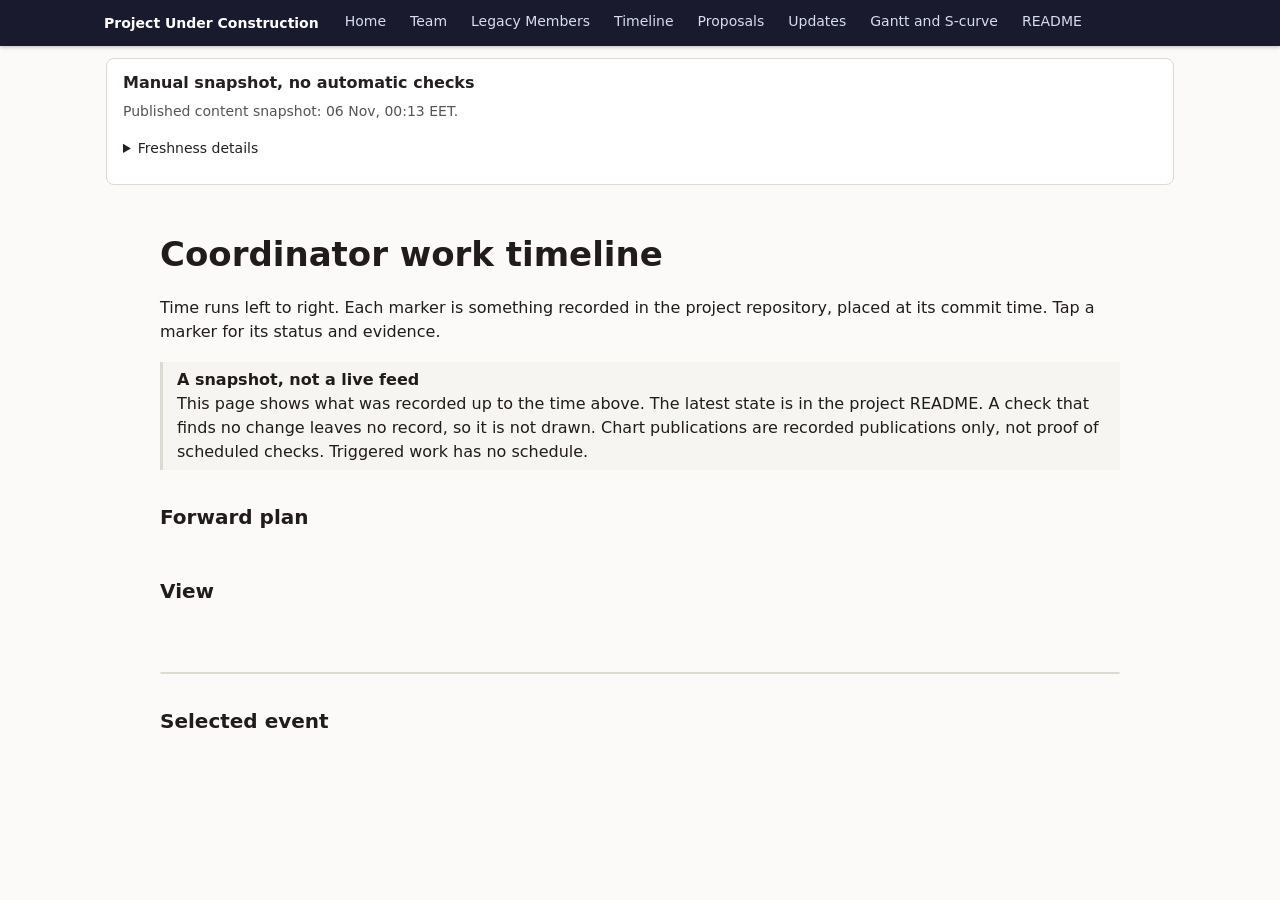
<file: docs/progress/timeline/template.html>
<!doctype html>
<html lang="en"><head><meta charset="utf-8"><meta name="viewport" content="width=device-width,initial-scale=1">
<title>Coordinator work timeline</title>
<style>
:root{--page:#fbfaf8;--ink:#1f1c1b;--ink2:#5d5855;--hair:#ddd9d3}
*{box-sizing:border-box}
body{margin:0;background:var(--page);color:var(--ink);font:16px/1.5 system-ui,-apple-system,"Segoe UI",sans-serif}
main{max-width:1000px;margin:0 auto;padding:32px 20px 64px}
h1{font-size:34px;margin:0 0 4px;font-weight:600}h2{font-size:20px;margin:32px 0 10px;font-weight:600}
a{color:#1d5fb8}
.fact{color:var(--ink2);margin:0 0 12px}
.callout{border-left:3px solid var(--hair);padding:6px 14px;margin:18px 0;background:#f6f5f2}
.callout b{display:block}
.controls{display:grid;gap:12px}.row{display:flex;flex-wrap:wrap;gap:8px;align-items:center}
.chip{font:inherit;font-size:14px;padding:8px 14px;min-height:44px;border-radius:999px;border:1px solid var(--hair);background:var(--page);color:var(--ink2);cursor:pointer}
.chip[aria-pressed="true"]{background:var(--ink);color:var(--page);border-color:var(--ink)}
.note{font-size:14px;color:var(--ink2);margin:0}
.wrap{display:flex;border:1px solid var(--hair);border-radius:12px;overflow:hidden}
.labels{position:relative;flex:0 0 104px;border-right:1px solid var(--hair);background:var(--page)}
.lab{position:absolute;left:0;right:0;display:flex;align-items:center;padding:0 8px;font-size:12px;font-weight:600;line-height:1.25}
.scroll{flex:1;min-width:0;overflow-x:auto;-webkit-overflow-scrolling:touch}.scroll svg{display:block}
.tick{font-size:11px;fill:var(--ink2)}.bold{font-weight:600;fill:var(--ink)}
.lane{fill:#f6f6f4;stroke:var(--hair)}
.marker{cursor:pointer;outline:none}.marker circle{stroke:#fff;stroke-width:1.5}
.marker text{font-size:11px;font-weight:600;fill:#fff;pointer-events:none}
.m-pub circle{fill:#5a6272}.m-bld circle{fill:#1d5fb8}.m-res circle{fill:#6a4fb3}.m-tmd circle{fill:#2f7d5b}
.marker:focus-visible circle,.marker.sel circle{stroke:var(--ink);stroke-width:3}
.detail p{margin:6px 0}.dtitle{font-weight:600;font-size:17px}
.dn{display:inline-flex;width:24px;height:24px;border-radius:50%;background:var(--ink);color:var(--page);align-items:center;justify-content:center;font-size:12px;margin-right:6px}
.dmeta{color:var(--ink2);font-size:14px}.links{display:flex;flex-wrap:wrap;gap:16px}
ol.list{list-style:none;padding:0;margin:0;display:grid;gap:2px}
.item{display:grid;grid-template-columns:52px 28px 1fr;gap:8px;width:100%;text-align:left;font:inherit;font-size:14px;padding:10px 8px;min-height:44px;border:0;border-radius:8px;background:transparent;color:var(--ink);cursor:pointer;align-items:baseline}
.item:hover{background:#f1f1ee}.item.sel{background:#eceae4}.item .t0,.item .n{color:var(--ink2)}
footer{margin-top:32px;color:var(--ink2);font-size:14px}
.plan{display:grid;gap:10px}.pcard{border:1px solid var(--hair);border-radius:12px;padding:12px 14px;background:#fff}.pcard b{font-size:16px}.pst{display:inline-block;font-size:12px;font-weight:700;border-radius:6px;padding:1px 8px;margin-left:8px;background:#eceae4;color:var(--ink)}.pst.blocked{background:#fde2e2;color:#8a1c1c}.pst.review{background:#fff3d6;color:#7a5200}.pcard p{margin:6px 0 0;font-size:14px}.pcard .k{color:var(--ink2)}
</style><link rel="stylesheet" href="../nav.css"><script src="../nav.js"></script></head><body><main>
<h1>Coordinator work timeline</h1>
<p class="fact" id="fact"></p>
<p>Time runs left to right. Each marker is something recorded in the project repository, placed at its commit time. Tap a marker for its status and evidence.</p>
<div class="callout"><b>A snapshot, not a live feed</b>This page shows what was recorded up to the time above. The latest state is in the project README. A check that finds no change leaves no record, so it is not drawn. Chart publications are recorded publications only, not proof of scheduled checks. Triggered work has no schedule.</div>
<h2 id="planh">Forward plan</h2>
<p class="fact" id="planfact"></p>
<div class="plan" id="plan"></div>
<h2>View</h2>
<div class="controls">
 <div class="row" id="days" role="group" aria-label="Day"></div>
 <div class="row" id="shows" role="group" aria-label="Show"></div>
 <div class="row" id="zooms" role="group" aria-label="Zoom"></div>
</div>
<h2 id="dayh"></h2>
<div class="wrap"><div class="labels" id="labels"></div><div class="scroll" id="scroll" tabindex="0" aria-label="Timeline, scrolls sideways"></div></div>
<h2>Selected event</h2><div class="detail" id="detail" aria-live="polite"></div>
<h2 id="listh"></h2><ol class="list" id="list"></ol>
<footer id="foot"></footer>
</main>
<script>
const DATA=__DATA__;
const events=DATA.events,asOf=DATA.asOf,asOfDay=asOf.slice(0,10),asOfTime=asOf.slice(11,16);
const mins=t=>+t.slice(0,2)*60+ +t.slice(3,5);
const hhmm=m=>String(Math.floor(m/60)).padStart(2,'0')+':'+String(m%60).padStart(2,'0');
const days=[...new Set(events.map(e=>e.day))].sort();
const dayLabel=d=>new Date(d+'T12:00:00Z').toLocaleDateString('en-GB',{weekday:'short',day:'numeric',month:'short',timeZone:'UTC'});
const LANES=[{key:'pub',label:'Chart publications',test:e=>e.kind==='publication'},
{key:'bld',label:'Triggered: Builder and review',test:e=>e.kind==='trigger'&&e.lane==='Builder and review'},
{key:'res',label:'Triggered: Research and Eva',test:e=>e.kind==='trigger'&&e.lane==='Research and Eva'},
{key:'tmd',label:'Triggered: Team and docs',test:e=>e.kind==='trigger'&&e.lane==='Team and docs'}];
const ZOOMS=[{label:'Overview',ppm:5.5},{label:'Zoom 2x',ppm:14},{label:'Zoom 4x',ppm:28},{label:'Zoom 8x',ppm:56}];
const R=11,ROW=28,LEFT=40,RPAD=220,NS='http://www.w3.org/2000/svg';
const S={day:days[days.length-1],show:{pub:1,bld:1,res:1,tmd:1,plan:1},zoom:0,sel:null};
const $=id=>document.getElementById(id);
const el=(tag,attrs,txt)=>{const n=document.createElementNS(NS,tag);for(const k in attrs)n.setAttribute(k,attrs[k]);if(txt!=null)n.textContent=txt;return n};
const h=(tag,cls,txt)=>{const n=document.createElement(tag);if(cls)n.className=cls;if(txt!=null)n.textContent=txt;return n};
const short=t=>{const c=t.indexOf(' - ');const u=c>0&&c<70?t.slice(0,c)+': '+t.slice(c+3):t;return u.length>90?u.slice(0,88)+'\u2026':u};
function chips(host,items,pressed,fn,extra){host.textContent='';items.forEach(([k,l])=>{const b=h('button','chip',l);b.setAttribute('aria-pressed',pressed(k));b.onclick=()=>fn(k);host.appendChild(b)});if(extra)host.appendChild(extra)}
function render(scrollMode){
 const dayEvents=events.filter(e=>e.day===S.day);
 const numbered=dayEvents.map((e,i)=>({...e,title:short(e.title),n:i+1}));
 const isAs=S.day===asOfDay;
 const t0=Math.floor((Math.min(...dayEvents.map(e=>mins(e.time)))-10)/10)*10;
 const t1=Math.ceil((Math.max(...dayEvents.map(e=>mins(e.time)),isAs?mins(asOfTime)+15:0)+10)/10)*10;
 const ppm=ZOOMS[S.zoom].ppm,x=m=>LEFT+(m-t0)*ppm,width=LEFT*2+(t1-t0)*ppm+RPAD,axisW=width-RPAD;
 const laid=LANES.map(l=>{const list=numbered.filter(l.test),rowEnd=[];
  const placed=list.map(e=>{const px=x(mins(e.time));let r=rowEnd.findIndex(end=>px-end>=R*2+3);if(r<0){r=rowEnd.length;rowEnd.push(-1e9)}rowEnd[r]=px;return{e,px,r}});
  return{lane:l,placed,rows:Math.max(1,rowEnd.length)}});
 const laneH=r=>r*ROW+16;let yy=28;const laneY=[];laid.forEach(l=>{laneY.push(yy);yy+=laneH(l.rows)+8});
 const planY=yy;yy+=48;const axisY=yy,height=axisY+34;
 const selected=numbered.find(e=>e.id===S.sel)||null;
 $('fact').textContent='Snapshot as of '+asOfTime+' EET, '+dayLabel(asOfDay);
 chips($('days'),days.map(d=>[d,dayLabel(d)]),k=>k===S.day,k=>{S.day=k;S.sel=null;render(1)},(()=>{const p=h('span','note','Earlier days are archived in the repository as one picture per day, see docs/progress/archive.');return p})());
 chips($('shows'),[['pub','Chart publications'],['bld','Builder and review'],['res','Research and Eva'],['tmd','Team and docs'],['plan','Planned']],k=>!!S.show[k],k=>{S.show[k]=S.show[k]?0:1;render()});
 chips($('zooms'),ZOOMS.map((z,i)=>[i,z.label]),k=>k===S.zoom,k=>{S.zoom=k;render(1)});
 $('dayh').textContent=dayLabel(S.day)+', time of day in EET';
 const lb=$('labels');lb.style.height=height+'px';lb.textContent='';
 laid.forEach((l,i)=>{if(S.show[l.lane.key]){const d=h('div','lab',l.lane.label);d.style.top=laneY[i]+'px';d.style.height=laneH(l.rows)+'px';lb.appendChild(d)}});
 if(S.show.plan&&isAs){const d=h('div','lab','Planned');d.style.top=planY+'px';d.style.height='40px';lb.appendChild(d)}
 const sc=$('scroll'),prev=sc.scrollLeft;sc.textContent='';
 const svg=el('svg',{width,height,viewBox:`0 0 ${width} ${height}`,role:'group','aria-label':'Coordinator work timeline'});
 const step=ppm>=28?5:ppm>=14?10:30;
 for(let m=Math.ceil(t0/step)*step;m<=t1;m+=step){svg.appendChild(el('line',{x1:x(m),x2:x(m),y1:14,y2:axisY,stroke:'#ddd9d3'}));svg.appendChild(el('text',{x:x(m),y:axisY+18,'text-anchor':'middle','class':'tick'},hhmm(m)))}
 svg.appendChild(el('line',{x1:LEFT,x2:axisW-LEFT,y1:axisY,y2:axisY,stroke:'#5d5855'}));
 laid.forEach((l,i)=>{if(!S.show[l.lane.key])return;
  svg.appendChild(el('rect',{x:0,y:laneY[i],width:width-2,height:laneH(l.rows),rx:8,'class':'lane'}));
  l.placed.forEach(({e,px,r})=>{const g=el('g',{role:'button',tabindex:0,'aria-label':e.n+'. '+e.time+' '+e.title,'aria-pressed':e.id===S.sel,'class':'marker m-'+l.lane.key+(e.id===S.sel?' sel':'')});
   g.appendChild(el('circle',{cx:px,cy:laneY[i]+8+r*ROW+ROW/2+6,r:R}));g.appendChild(el('text',{x:px,y:laneY[i]+8+r*ROW+ROW/2+10,'text-anchor':'middle'},String(e.n)));
   const pick=()=>{S.sel=e.id;render()};g.onclick=pick;g.onkeydown=ev=>{if(ev.key==='Enter'||ev.key===' '){ev.preventDefault();pick()}};svg.appendChild(g)})});
 const defs=el('defs',{});const pat=el('pattern',{id:'hatch',width:6,height:6,patternUnits:'userSpaceOnUse',patternTransform:'rotate(45)'});pat.appendChild(el('rect',{width:6,height:6,fill:'#fff'}));pat.appendChild(el('line',{x1:0,y1:0,x2:0,y2:6,stroke:'#5d5855','stroke-width':2}));defs.appendChild(pat);svg.appendChild(defs);
 if(S.show.plan&&isAs){svg.appendChild(el('rect',{x:0,y:planY,width:width-2,height:40,rx:8,'class':'lane'}));
  const w=Math.max(14,6*ppm);svg.appendChild(el('rect',{x:x(mins(asOfTime)),y:planY+9,width:w,height:22,fill:'url(#hatch)',stroke:'#5d5855'}));
  svg.appendChild(el('text',{x:x(mins(asOfTime))+w+8,y:planY+24,'class':'tick','text-anchor':'start'},'No automatic checks running (manual snapshot)'))}
 if(isAs){const ax=x(mins(asOfTime));svg.appendChild(el('line',{x1:ax,x2:ax,y1:14,y2:axisY,stroke:'#1f1c1b','stroke-dasharray':'4 3'}));svg.appendChild(el('text',{x:ax,y:10,'text-anchor':'middle','class':'tick bold'},'snapshot '+asOfTime))}
 if(S.day==='2026-11-04'){const bx=x(mins('14:40'));svg.appendChild(el('line',{x1:bx,x2:bx,y1:14,y2:axisY,stroke:'#b23b3b','stroke-dasharray':'4 3'}));svg.appendChild(el('text',{x:bx,y:10,'text-anchor':'middle','class':'tick',fill:'#b23b3b'},'baseline frozen 14:40'))}
 sc.appendChild(svg);
 if(scrollMode){const target=selected?x(mins(selected.time)):isAs?x(mins(asOfTime)):0;sc.scrollLeft=S.zoom===0&&!selected?0:Math.max(0,target-sc.clientWidth/2)}else sc.scrollLeft=prev;
 const d=$('detail');d.textContent='';
 if(selected){const p1=h('p','dtitle');p1.appendChild(h('span','dn',String(selected.n)));p1.appendChild(document.createTextNode(' '+selected.title));d.appendChild(p1);
  d.appendChild(h('p','dmeta',selected.time+' EET, '+dayLabel(selected.day)+'. Time is the commit time. Duration is not recorded. '+(selected.kind==='publication'?'Chart publication.':'Triggered work: '+selected.lane+'.')));
  const p3=h('p');const b=h('strong',null,'Status:');p3.appendChild(b);p3.appendChild(document.createTextNode(' '+selected.status));d.appendChild(p3);
  const p4=h('p','links');selected.evidence.forEach(ev=>{const a=h('a',null,ev.label);a.href=ev.url;p4.appendChild(a)});d.appendChild(p4)}
 else d.appendChild(h('p','note','Tap a numbered marker, or an item in the list below.'));
 const listed=numbered.filter(e=>e.kind==='publication'?S.show.pub:e.lane==='Builder and review'?S.show.bld:e.lane==='Team and docs'?S.show.tmd:S.show.res);
 $('listh').textContent='All events this day ('+listed.length+')';
 const ol=$('list');ol.textContent='';
 listed.forEach(e=>{const li=h('li');const b=h('button','item'+(e.id===S.sel?' sel':''));b.appendChild(h('span','t0',e.time));b.appendChild(h('span','n',String(e.n)));b.appendChild(h('span','t',e.title));
  b.onclick=()=>{S.sel=e.id;render();const s=$('scroll');s.scrollLeft=Math.max(0,x(mins(e.time))-s.clientWidth/2)};li.appendChild(b);ol.appendChild(li)});
 $('foot').textContent='Snapshot as of '+asOfTime+' EET on '+dayLabel(asOfDay)+'. One closed review loop is process evidence, not a standing pass, and earns no milestone credit.';
}
render(1);
const PLAN=__PLAN__;
(function(){const esc=s=>String(s);$('planfact').textContent='As of '+PLAN.asOf.replace('T',' ')+' EET. '+PLAN.note;
 const cls=s=>s==='blocked'?'blocked':/review/.test(s)?'review':'';
 $('plan').innerHTML='';PLAN.items.forEach(i=>{const c=h('div','pcard');const b=h('div');b.appendChild(h('b',null,i.id+' '+i.title));b.appendChild(h('span','pst '+cls(i.state),i.state));c.appendChild(b);
  c.appendChild(h('p',null,i.detail));[['Needs first',i.after],['Unlocks',i.unlocks],['Done when',i.done_when]].forEach(([k,v])=>{const p=h('p');p.appendChild(h('span','k',k+': '));p.appendChild(document.createTextNode(v));c.appendChild(p)});$('plan').appendChild(c)})})();
</script></body></html>
</file>
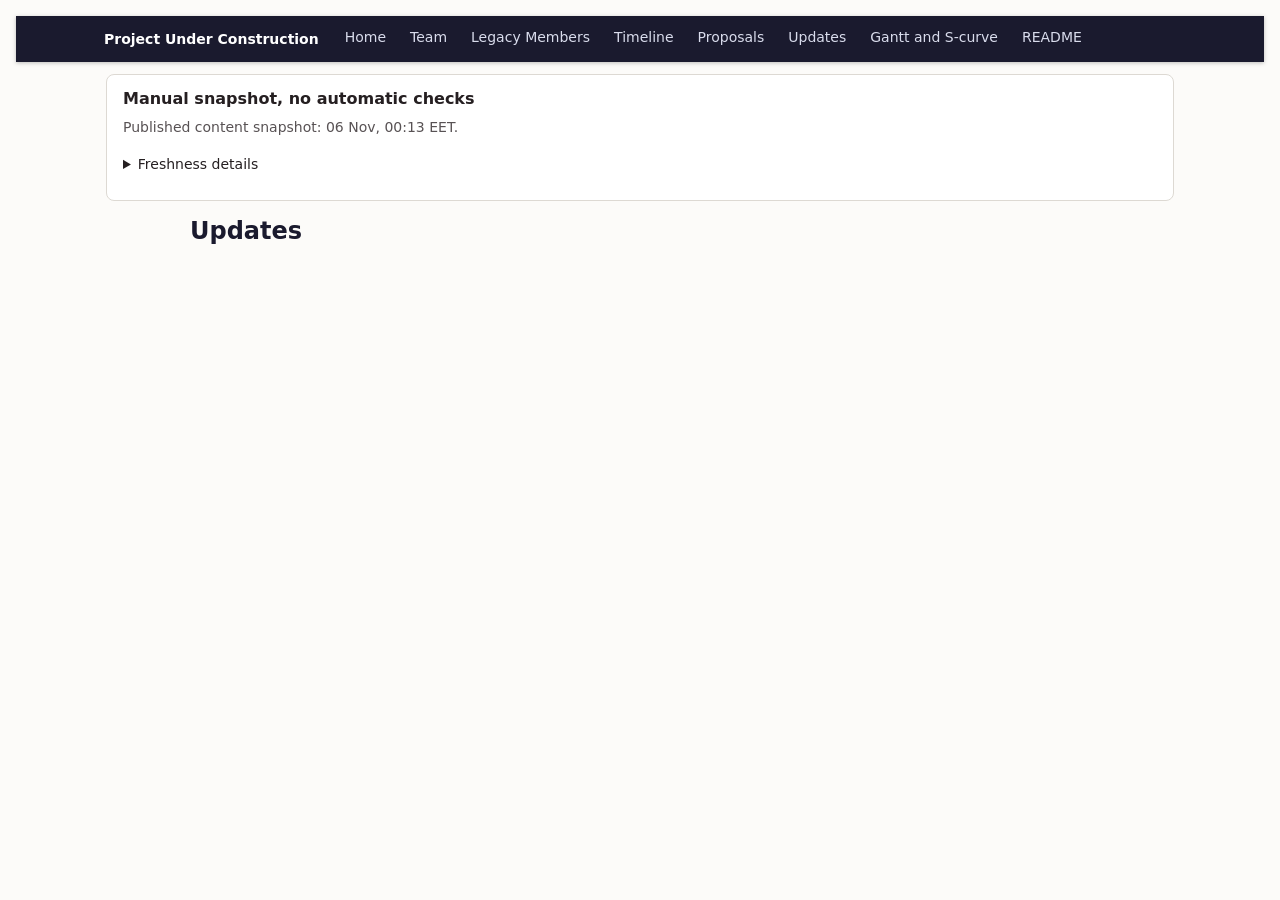
<file: docs/progress/updates/template.html>
<!doctype html><html lang="en"><head><meta charset="utf-8"><meta name="viewport" content="width=device-width,initial-scale=1">
<title>Updates</title>
<style>
:root{--ink:#1a1a2e;--mut:#5a6272;--hair:#e2dfd8}
*{box-sizing:border-box}body{font:15px/1.5 system-ui,sans-serif;margin:0;padding:16px;background:#fcfbf9;color:var(--ink)}
main{max-width:900px;margin:0 auto}h1{font-size:24px;margin:0 0 4px}.mut{color:var(--mut)}
.card{background:#fff;border:1px solid var(--hair);border-radius:12px;padding:12px 14px;margin:0 0 10px}
.t{font-weight:700}.row{font-size:14px;margin-top:4px}.when{font-size:12px;color:var(--mut)}
.tag{display:inline-block;font-size:11px;font-weight:700;border-radius:6px;padding:1px 7px;margin-left:6px;background:#eef0f4;color:#333}
.failed{background:#fde2e2;color:#8a1c1c}.paused{background:#fff3d6;color:#7a5200}.ready{background:#dff3e3;color:#17612b}
</style><link rel="stylesheet" href="../nav.css"><script src="../nav.js"></script></head><body><main>
<h1>Updates</h1>
<p class="mut" id="asof"></p><p class="mut" id="note"></p>
<div id="list"></div>
<script>
var D=__DATA__;
function esc(s){return String(s).replace(/[&<>"]/g,function(c){return {'&':'&amp;','<':'&lt;','>':'&gt;','"':'&quot;'}[c]})}
document.getElementById('asof').textContent='As of '+D.asOf.replace('T',' ')+' EET.';
document.getElementById('note').textContent=D.note;
function cls(s){return s==='failed'?'failed':s==='paused'?'paused':s.indexOf('ready')==0?'ready':''}
document.getElementById('list').innerHTML=D.items.slice().sort(function(a,b){return a.at<b.at?1:-1}).map(function(i){return '<div class="card"><div class="when">'+esc(i.at.replace('T',' '))+' EET</div><div class="t">'+esc(i.title)+'<span class="tag '+cls(i.status)+'">'+esc(i.status)+'</span></div><div class="row">'+esc(i.body)+'</div></div>'}).join('');
</script></main></body></html>
</file>
<file: docs/progress/nav.css>
.sitenav{position:sticky;top:0;z-index:50;background:#1a1a2e;color:#fff;font:14px/1.2 system-ui,sans-serif;box-shadow:0 1px 4px rgba(0,0,0,.25)}
.sitenav .in{max-width:1100px;margin:0 auto;display:flex;align-items:center;gap:4px;padding:0 10px;overflow-x:auto;white-space:nowrap;-webkit-overflow-scrolling:touch}
.sitenav b{margin-right:8px;font-size:14px;padding:12px 4px}
.sitenav a{color:#d9dcec;text-decoration:none;padding:13px 10px;min-height:44px;display:inline-block;border-bottom:3px solid transparent}
.sitenav a:hover{color:#fff;background:#25254a}
.sitenav a[aria-current="page"]{color:#fff;border-bottom-color:#e8b84a;font-weight:600}
@media(max-width:700px){.sitenav .in{flex-wrap:wrap;overflow:visible;gap:0;padding:0 6px}.sitenav b{flex:0 0 100%;padding:8px 6px 0;font-size:13px}.sitenav a{padding:10px 9px;min-height:40px}}

.updateclock{max-width:1068px;margin:12px auto;padding:12px 16px;border:1px solid #ddd9d3;border-radius:8px;background:#fff;color:#251f21;font:14px/1.5 system-ui,sans-serif}.updateclock b{display:block;font-size:16px}.updateclock p{margin:6px 0;color:#585254}.updateclock summary{cursor:pointer;min-height:44px;padding-top:10px}.updateclock details p{font-size:13px}@media(max-width:700px){.updateclock{margin:10px 12px;padding:12px}.updateclock b{font-size:15px}}
</file>
